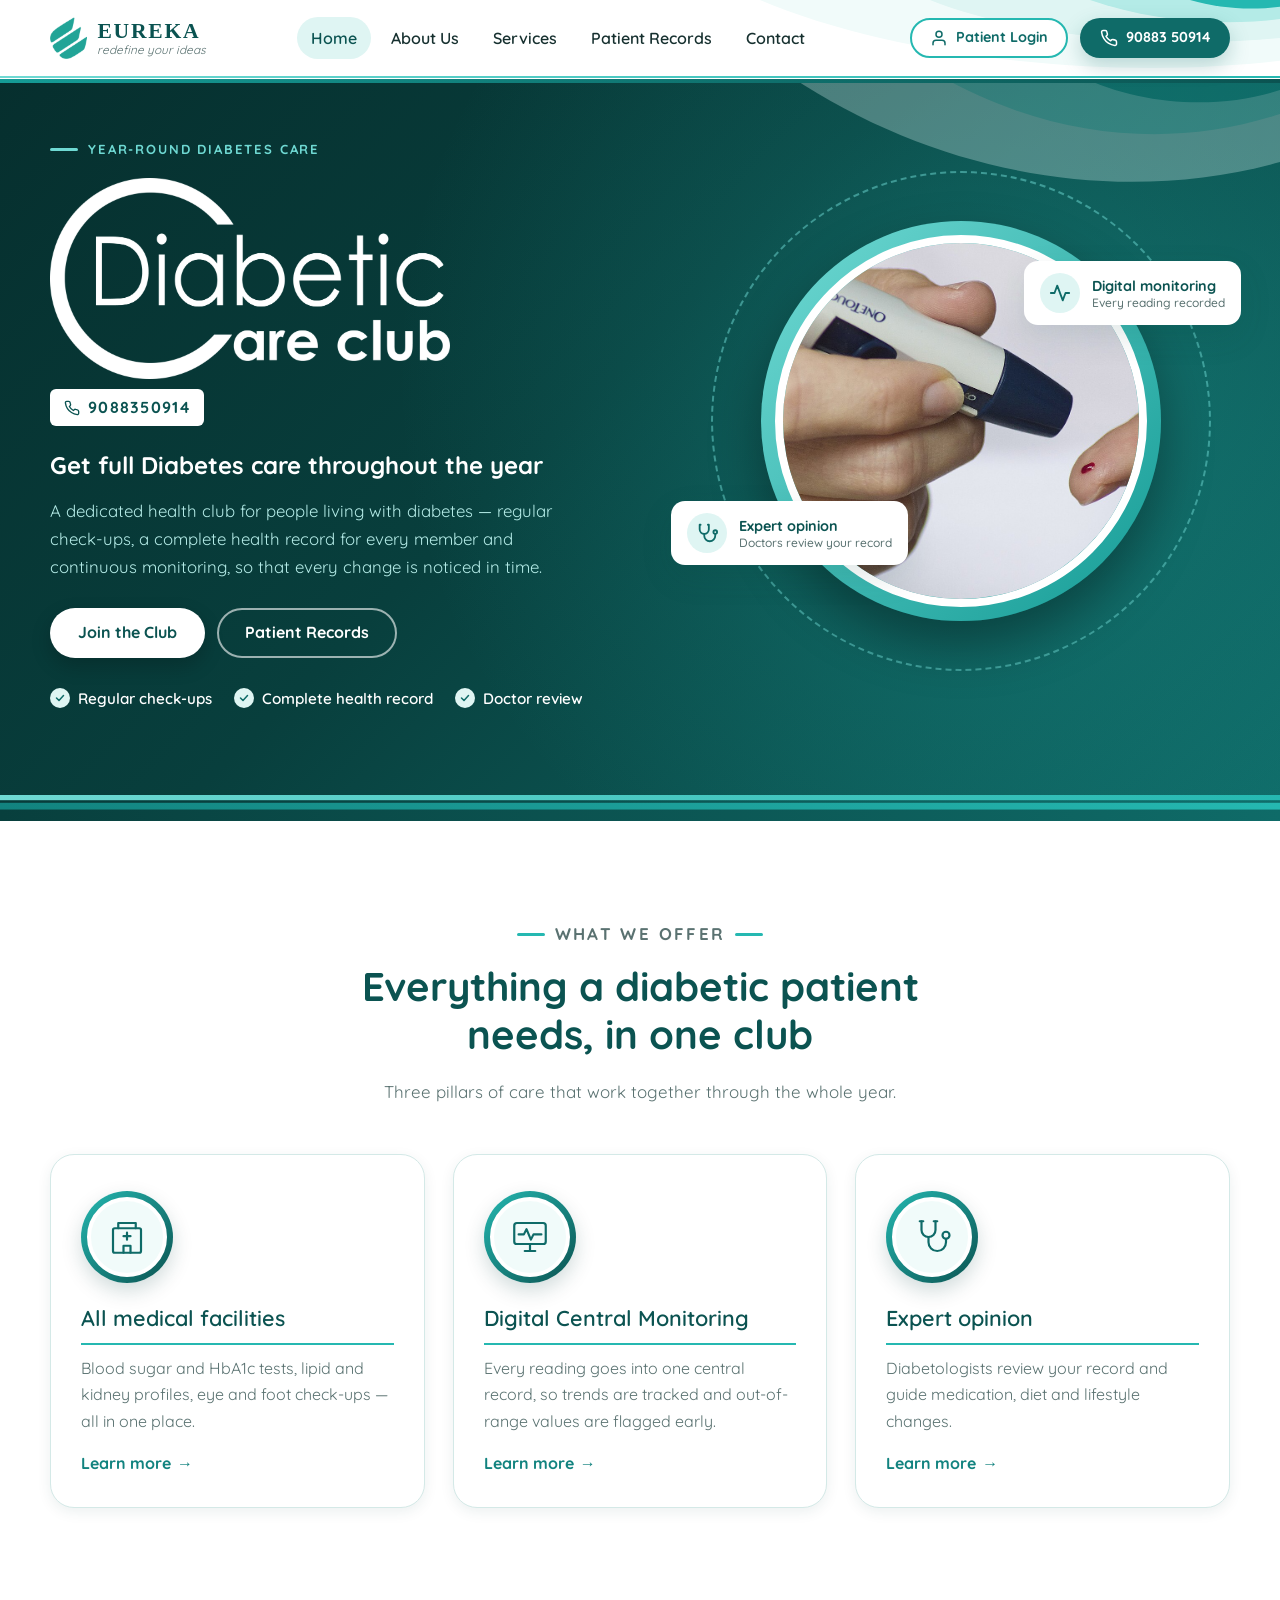
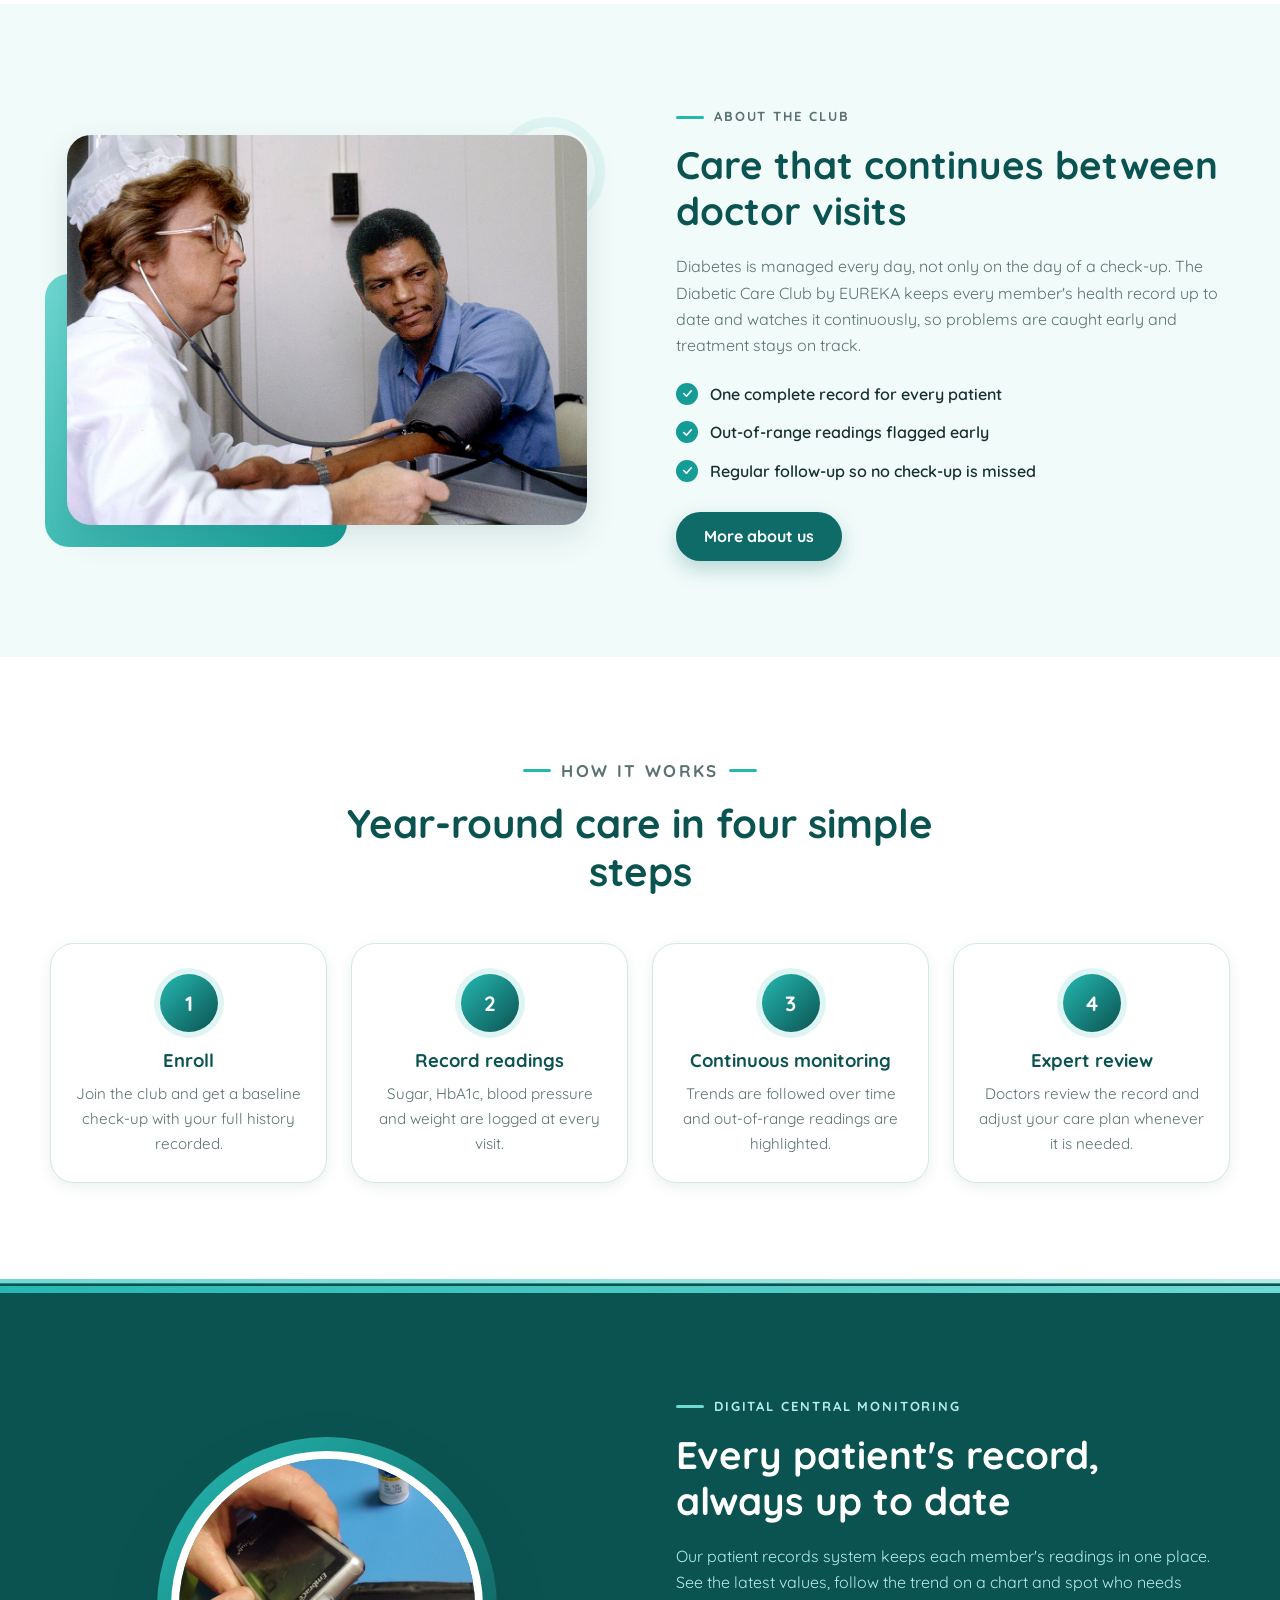
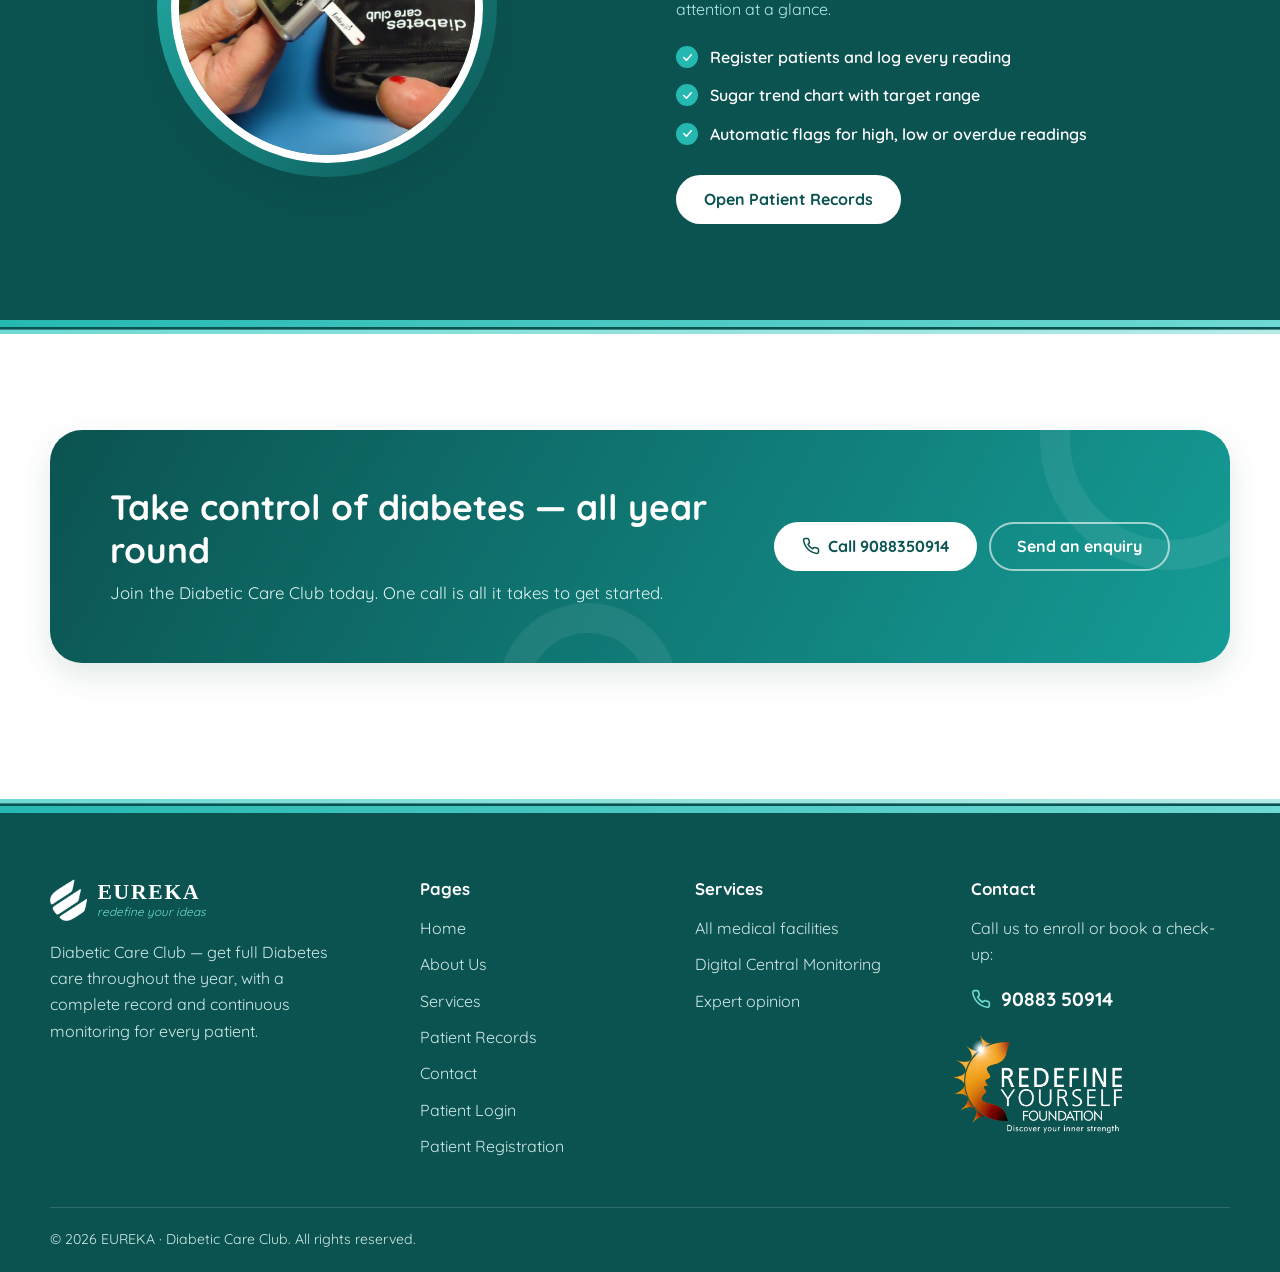
<file: index.html>
<!DOCTYPE html>
<html lang="en">
<head>
  <meta charset="UTF-8">
  <meta name="viewport" content="width=device-width, initial-scale=1.0">
  <title>Diabetic Care Club | EUREKA</title>
  <meta name="description" content="Diabetic Care Club by EUREKA — full diabetes care throughout the year with complete patient records and continuous monitoring.">
  <link rel="preconnect" href="https://fonts.googleapis.com">
  <link rel="preconnect" href="https://fonts.gstatic.com" crossorigin>
  <link href="https://fonts.googleapis.com/css2?family=Quicksand:wght@400;500;600;700&display=swap" rel="stylesheet">
  <link rel="icon" type="image/png" href="images/favicon.png">
  <link rel="stylesheet" href="css/style.css">
</head>
<body>

  <!-- ================= Header ================= -->
  <header class="site-header">
    <svg class="header-swoosh" viewBox="0 0 560 80" preserveAspectRatio="none" aria-hidden="true">
      <path d="M40 0 C170 58 380 86 560 64 L560 0 Z" fill="#f1fbfa" />
      <path d="M210 0 C300 38 440 52 560 40 L560 0 Z" fill="#dff5f3" />
      <path d="M370 0 C430 22 500 28 560 20 L560 0 Z" fill="#b4ebe7" />
      <path d="M470 0 C500 9 530 11 560 7 L560 0 Z" fill="#25b8b1" />
    </svg>
    <div class="container header-inner">
      <a href="index.html" class="brand" aria-label="EUREKA — home">
        <img class="brand-mark" src="images/logo.png" alt="" width="232" height="260">
        <span class="brand-text">
          <strong>EUREKA</strong>
          <em>redefine your ideas</em>
        </span>
      </a>

      <nav class="site-nav" id="siteNav" aria-label="Main">
        <ul>
          <li><a href="index.html" class="active" aria-current="page">Home</a></li>
          <li><a href="about.html">About Us</a></li>
          <li><a href="services.html">Services</a></li>
          <li><a href="records.html">Patient Records</a></li>
          <li><a href="contact.html">Contact</a></li>
        </ul>
      </nav>

      <div class="header-actions">
        <a href="login.html" class="btn btn-outline btn-sm btn-login" id="loginBtn">
          <svg viewBox="0 0 24 24" aria-hidden="true"><path d="M20 21v-2a4 4 0 0 0-4-4H8a4 4 0 0 0-4 4v2"/><circle cx="12" cy="7" r="4"/></svg>
          <span class="login-text">Patient Login</span>
        </a>
        <a href="tel:+919088350914" class="btn btn-primary btn-sm btn-call">
          <svg viewBox="0 0 24 24" aria-hidden="true"><path d="M22 16.9v3a2 2 0 0 1-2.2 2 19.8 19.8 0 0 1-8.6-3.1 19.5 19.5 0 0 1-6-6A19.8 19.8 0 0 1 2.1 4.2 2 2 0 0 1 4.1 2h3a2 2 0 0 1 2 1.7c.1.9.4 1.8.7 2.7a2 2 0 0 1-.5 2.1L8 9.8a16 16 0 0 0 6 6l1.3-1.3a2 2 0 0 1 2.1-.4c.9.3 1.8.6 2.7.7a2 2 0 0 1 1.7 2z"/></svg>
          <span class="btn-call-text">90883 50914</span>
        </a>
        <button class="nav-toggle" id="navToggle" aria-label="Open menu" aria-expanded="false" aria-controls="siteNav">
          <span></span><span></span><span></span>
        </button>
      </div>
    </div>
    <div class="header-stripe" aria-hidden="true"></div>
  </header>

  <main>
    <!-- Hero -->
    <section class="hero">
      <svg class="hero-swoosh" viewBox="0 0 640 320" preserveAspectRatio="none" aria-hidden="true">
      <path d="M150 0 C300 100 480 130 640 86 L640 0 Z" fill="#dff5f3" />
      <path d="M300 0 C410 62 530 74 640 38 L640 0 Z" fill="#6fd9d3" opacity=".7" />
      <path d="M440 0 C500 30 580 34 640 14 L640 0 Z" fill="#159c96" />
    </svg>
      <div class="container hero-inner">
        <div class="hero-text">
          <p class="eyebrow">Year-round diabetes care</p>
          <h1 class="sr-only">Diabetic Care Club</h1>
          <img class="club-logo" src="images/club-logo-white.png" alt="" width="1200" height="603">
          <a href="tel:+919088350914" class="phone-tag"><svg viewBox="0 0 24 24" aria-hidden="true"><path d="M22 16.9v3a2 2 0 0 1-2.2 2 19.8 19.8 0 0 1-8.6-3.1 19.5 19.5 0 0 1-6-6A19.8 19.8 0 0 1 2.1 4.2 2 2 0 0 1 4.1 2h3a2 2 0 0 1 2 1.7c.1.9.4 1.8.7 2.7a2 2 0 0 1-.5 2.1L8 9.8a16 16 0 0 0 6 6l1.3-1.3a2 2 0 0 1 2.1-.4c.9.3 1.8.6 2.7.7a2 2 0 0 1 1.7 2z"/></svg> 9088350914</a>
          <p class="hero-tagline">Get full Diabetes care throughout the year</p>
          <p class="hero-desc">
            A dedicated health club for people living with diabetes — regular check-ups, a complete
            health record for every member and continuous monitoring, so that every change is noticed in time.
          </p>
          <div class="hero-actions">
            <a href="contact.html" class="btn btn-primary">Join the Club</a>
            <a href="records.html" class="btn btn-outline">Patient Records</a>
          </div>
          <ul class="hero-points">
            <li>Regular check-ups</li>
            <li>Complete health record</li>
            <li>Doctor review</li>
          </ul>
        </div>

        <div class="hero-visual">
          <div class="ring-photo">
            <img src="images/blood-sugar-test.jpg" alt="A finger-prick blood sugar test">
          </div>
          <div class="float-chip chip-b">
            <span class="chip-icon"><svg viewBox="0 0 24 24" aria-hidden="true"><polyline points="22 12 18 12 15 20 9 4 6 12 2 12"/></svg></span>
            <span>Digital monitoring<small>Every reading recorded</small></span>
          </div>
          <div class="float-chip chip-a">
            <span class="chip-icon"><svg viewBox="0 0 24 24" aria-hidden="true"><path d="M5 3H4v5a5 5 0 0 0 10 0V3h-1"/><path d="M9 13v2a6 6 0 0 0 12 0v-2"/><circle cx="21" cy="11" r="2"/></svg></span>
            <span>Expert opinion<small>Doctors review your record</small></span>
          </div>
        </div>
      </div>
      <svg class="hero-waves" viewBox="0 0 1440 30" preserveAspectRatio="none" aria-hidden="true">
      <defs>
        <linearGradient id="hsA" x1="0" x2="1" y1="0" y2="0"><stop offset="0" stop-color="#6fd9d3" /><stop offset="1" stop-color="#25b8b1" /></linearGradient>
        <linearGradient id="hsT" x1="0" x2="1" y1="0" y2="0"><stop offset="0" stop-color="#12837f" /><stop offset="1" stop-color="#25b8b1" /></linearGradient>
        <linearGradient id="hsD" x1="0" x2="1" y1="0" y2="0"><stop offset="0" stop-color="#083f3d" /><stop offset="1" stop-color="#0f6b68" /></linearGradient>
      </defs>
      <rect x="0" y="0" width="1440" height="6" fill="url(#hsA)" />
      <rect x="0" y="9" width="1440" height="8" fill="url(#hsT)" />
      <rect x="0" y="17" width="1440" height="13" fill="url(#hsD)" />
    </svg>
    </section>

    <!-- Services -->
    <section class="section">
      <div class="container">
        <div class="section-head center">
          <p class="eyebrow">What we offer</p>
          <h2>Everything a diabetic patient needs, in one club</h2>
          <p>Three pillars of care that work together through the whole year.</p>
        </div>
        <div class="service-cards">
          <article class="service-card">
            <div class="icon-ring"><span class="icon"><svg viewBox="0 0 48 48" aria-hidden="true"><path d="M14 14V8h20v6"/><rect x="8" y="14" width="32" height="28" rx="2"/><path d="M20 42v-8h8v8"/><path d="M24 19v8M20 23h8"/></svg></span></div>
            <h3>All medical facilities</h3>
            <p>Blood sugar and HbA1c tests, lipid and kidney profiles, eye and foot check-ups — all in one place.</p>
            <a href="services.html#facilities" class="link-arrow">Learn more</a>
          </article>
          <article class="service-card">
            <div class="icon-ring"><span class="icon"><svg viewBox="0 0 48 48" aria-hidden="true"><rect x="6" y="8" width="36" height="24" rx="3"/><path d="M18 40h12M24 32v8"/><polyline points="11,21 17,21 20,15 25,27 28,21 37,21"/></svg></span></div>
            <h3>Digital Central Monitoring</h3>
            <p>Every reading goes into one central record, so trends are tracked and out-of-range values are flagged early.</p>
            <a href="services.html#monitoring" class="link-arrow">Learn more</a>
          </article>
          <article class="service-card">
            <div class="icon-ring"><span class="icon"><svg viewBox="0 0 48 48" aria-hidden="true"><path d="M10 6h4M26 6h4"/><path d="M12 6v10a8 8 0 0 0 16 0V6"/><path d="M20 24v6a10 10 0 0 0 20 0v-4"/><circle cx="40" cy="22" r="4"/></svg></span></div>
            <h3>Expert opinion</h3>
            <p>Diabetologists review your record and guide medication, diet and lifestyle changes.</p>
            <a href="services.html#expert" class="link-arrow">Learn more</a>
          </article>
        </div>
      </div>
    </section>

    <!-- About teaser -->
    <section class="section section-alt">
      <div class="container split">
        <div class="split-media">
          <div class="photo-frame">
            <img src="images/health-checkup.jpg" alt="A health worker checking a patient's blood pressure">
          </div>
        </div>
        <div class="split-text">
          <p class="eyebrow">About the club</p>
          <h2>Care that continues between doctor visits</h2>
          <p>
            Diabetes is managed every day, not only on the day of a check-up. The Diabetic Care Club by
            EUREKA keeps every member's health record up to date and watches it continuously, so problems
            are caught early and treatment stays on track.
          </p>
          <ul class="checklist">
            <li>One complete record for every patient</li>
            <li>Out-of-range readings flagged early</li>
            <li>Regular follow-up so no check-up is missed</li>
          </ul>
          <a href="about.html" class="btn btn-primary">More about us</a>
        </div>
      </div>
    </section>

    <!-- How it works -->
    <section class="section">
      <div class="container">
        <div class="section-head center">
          <p class="eyebrow">How it works</p>
          <h2>Year-round care in four simple steps</h2>
        </div>
        <ol class="steps">
          <li class="step">
            <span class="step-no">1</span>
            <h3>Enroll</h3>
            <p>Join the club and get a baseline check-up with your full history recorded.</p>
          </li>
          <li class="step">
            <span class="step-no">2</span>
            <h3>Record readings</h3>
            <p>Sugar, HbA1c, blood pressure and weight are logged at every visit.</p>
          </li>
          <li class="step">
            <span class="step-no">3</span>
            <h3>Continuous monitoring</h3>
            <p>Trends are followed over time and out-of-range readings are highlighted.</p>
          </li>
          <li class="step">
            <span class="step-no">4</span>
            <h3>Expert review</h3>
            <p>Doctors review the record and adjust your care plan whenever it is needed.</p>
          </li>
        </ol>
      </div>
    </section>

    <!-- Monitoring band -->
    <section class="band-dark">
      <svg class="band-wave-top" viewBox="0 0 1440 16" preserveAspectRatio="none" aria-hidden="true">
      <defs>
        <linearGradient id="btA" x1="0" x2="1" y1="0" y2="0"><stop offset="0" stop-color="#6fd9d3" /><stop offset="1" stop-color="#b4ebe7" /></linearGradient>
        <linearGradient id="btT" x1="0" x2="1" y1="0" y2="0"><stop offset="0" stop-color="#25b8b1" /><stop offset="1" stop-color="#6fd9d3" /></linearGradient>
      </defs>
      <rect x="0" y="0" width="1440" height="5" fill="url(#btA)" />
      <rect x="0" y="8" width="1440" height="8" fill="url(#btT)" />
    </svg>
      <div class="container split">
        <div class="split-media">
          <div class="ring-photo sm">
            <img src="images/glucometer.jpg" alt="Blood sugar being checked with a glucometer">
          </div>
        </div>
        <div class="split-text">
          <p class="eyebrow">Digital Central Monitoring</p>
          <h2>Every patient's record, always up to date</h2>
          <p>
            Our patient records system keeps each member's readings in one place. See the latest values,
            follow the trend on a chart and spot who needs attention at a glance.
          </p>
          <ul class="checklist">
            <li>Register patients and log every reading</li>
            <li>Sugar trend chart with target range</li>
            <li>Automatic flags for high, low or overdue readings</li>
          </ul>
          <a href="records.html" class="btn btn-light">Open Patient Records</a>
        </div>
      </div>
      <svg class="band-wave-bottom" viewBox="0 0 1440 16" preserveAspectRatio="none" aria-hidden="true">
      <defs>
        <linearGradient id="bbA" x1="0" x2="1" y1="0" y2="0"><stop offset="0" stop-color="#6fd9d3" /><stop offset="1" stop-color="#b4ebe7" /></linearGradient>
        <linearGradient id="bbT" x1="0" x2="1" y1="0" y2="0"><stop offset="0" stop-color="#25b8b1" /><stop offset="1" stop-color="#6fd9d3" /></linearGradient>
      </defs>
      <rect x="0" y="0" width="1440" height="8" fill="url(#bbT)" />
      <rect x="0" y="11" width="1440" height="5" fill="url(#bbA)" />
    </svg>
    </section>

    <section class="section">
      <div class="container">
        <div class="cta-band">
          <div>
            <h2>Take control of diabetes — all year round</h2>
            <p>Join the Diabetic Care Club today. One call is all it takes to get started.</p>
          </div>
          <div class="cta-actions">
            <a href="tel:+919088350914" class="btn btn-light"><svg viewBox="0 0 24 24" aria-hidden="true"><path d="M22 16.9v3a2 2 0 0 1-2.2 2 19.8 19.8 0 0 1-8.6-3.1 19.5 19.5 0 0 1-6-6A19.8 19.8 0 0 1 2.1 4.2 2 2 0 0 1 4.1 2h3a2 2 0 0 1 2 1.7c.1.9.4 1.8.7 2.7a2 2 0 0 1-.5 2.1L8 9.8a16 16 0 0 0 6 6l1.3-1.3a2 2 0 0 1 2.1-.4c.9.3 1.8.6 2.7.7a2 2 0 0 1 1.7 2z"/></svg> Call 9088350914</a>
            <a href="contact.html" class="btn btn-ghost-light">Send an enquiry</a>
          </div>
        </div>
      </div>
    </section>
  </main>

  <!-- ================= Footer ================= -->
  <footer class="site-footer">
    <svg class="footer-wave" viewBox="0 0 1440 16" preserveAspectRatio="none" aria-hidden="true">
      <defs>
        <linearGradient id="ftA" x1="0" x2="1" y1="0" y2="0"><stop offset="0" stop-color="#6fd9d3" /><stop offset="1" stop-color="#b4ebe7" /></linearGradient>
        <linearGradient id="ftT" x1="0" x2="1" y1="0" y2="0"><stop offset="0" stop-color="#25b8b1" /><stop offset="1" stop-color="#6fd9d3" /></linearGradient>
      </defs>
      <rect x="0" y="0" width="1440" height="5" fill="url(#ftA)" />
      <rect x="0" y="8" width="1440" height="8" fill="url(#ftT)" />
    </svg>
    <div class="container footer-grid">
      <div>
        <a href="index.html" class="brand brand-light" aria-label="EUREKA — home">
          <img class="brand-mark" src="images/logo-white.png" alt="" width="232" height="260">
          <span class="brand-text">
            <strong>EUREKA</strong>
            <em>redefine your ideas</em>
          </span>
        </a>
        <p class="footer-about">Diabetic Care Club — get full Diabetes care throughout the year, with a complete record and continuous monitoring for every patient.</p>
      </div>
      <div>
        <h4>Pages</h4>
        <ul class="footer-links">
          <li><a href="index.html">Home</a></li>
          <li><a href="about.html">About Us</a></li>
          <li><a href="services.html">Services</a></li>
          <li><a href="records.html">Patient Records</a></li>
          <li><a href="contact.html">Contact</a></li>
          <li><a href="login.html">Patient Login</a></li>
          <li><a href="register.html">Patient Registration</a></li>
        </ul>
      </div>
      <div>
        <h4>Services</h4>
        <ul class="footer-links">
          <li><a href="services.html#facilities">All medical facilities</a></li>
          <li><a href="services.html#monitoring">Digital Central Monitoring</a></li>
          <li><a href="services.html#expert">Expert opinion</a></li>
        </ul>
      </div>
      <div>
        <h4>Contact</h4>
        <p>Call us to enroll or book a check-up:</p>
        <a href="tel:+919088350914" class="footer-phone"><svg viewBox="0 0 24 24" aria-hidden="true"><path d="M22 16.9v3a2 2 0 0 1-2.2 2 19.8 19.8 0 0 1-8.6-3.1 19.5 19.5 0 0 1-6-6A19.8 19.8 0 0 1 2.1 4.2 2 2 0 0 1 4.1 2h3a2 2 0 0 1 2 1.7c.1.9.4 1.8.7 2.7a2 2 0 0 1-.5 2.1L8 9.8a16 16 0 0 0 6 6l1.3-1.3a2 2 0 0 1 2.1-.4c.9.3 1.8.6 2.7.7a2 2 0 0 1 1.7 2z"/></svg> 90883 50914</a>
        <img class="footer-partner" src="images/redefine-yourself-logo.png" alt="Redefine Yourself Foundation — Discover your inner strength" width="600" height="347" loading="lazy">
      </div>
    </div>
    <div class="container footer-bottom">
      <p>&copy; <span id="year"></span> EUREKA · Diabetic Care Club. All rights reserved.</p>
    </div>
  </footer>

  <script src="js/main.js"></script>
</body>
</html>
</file>
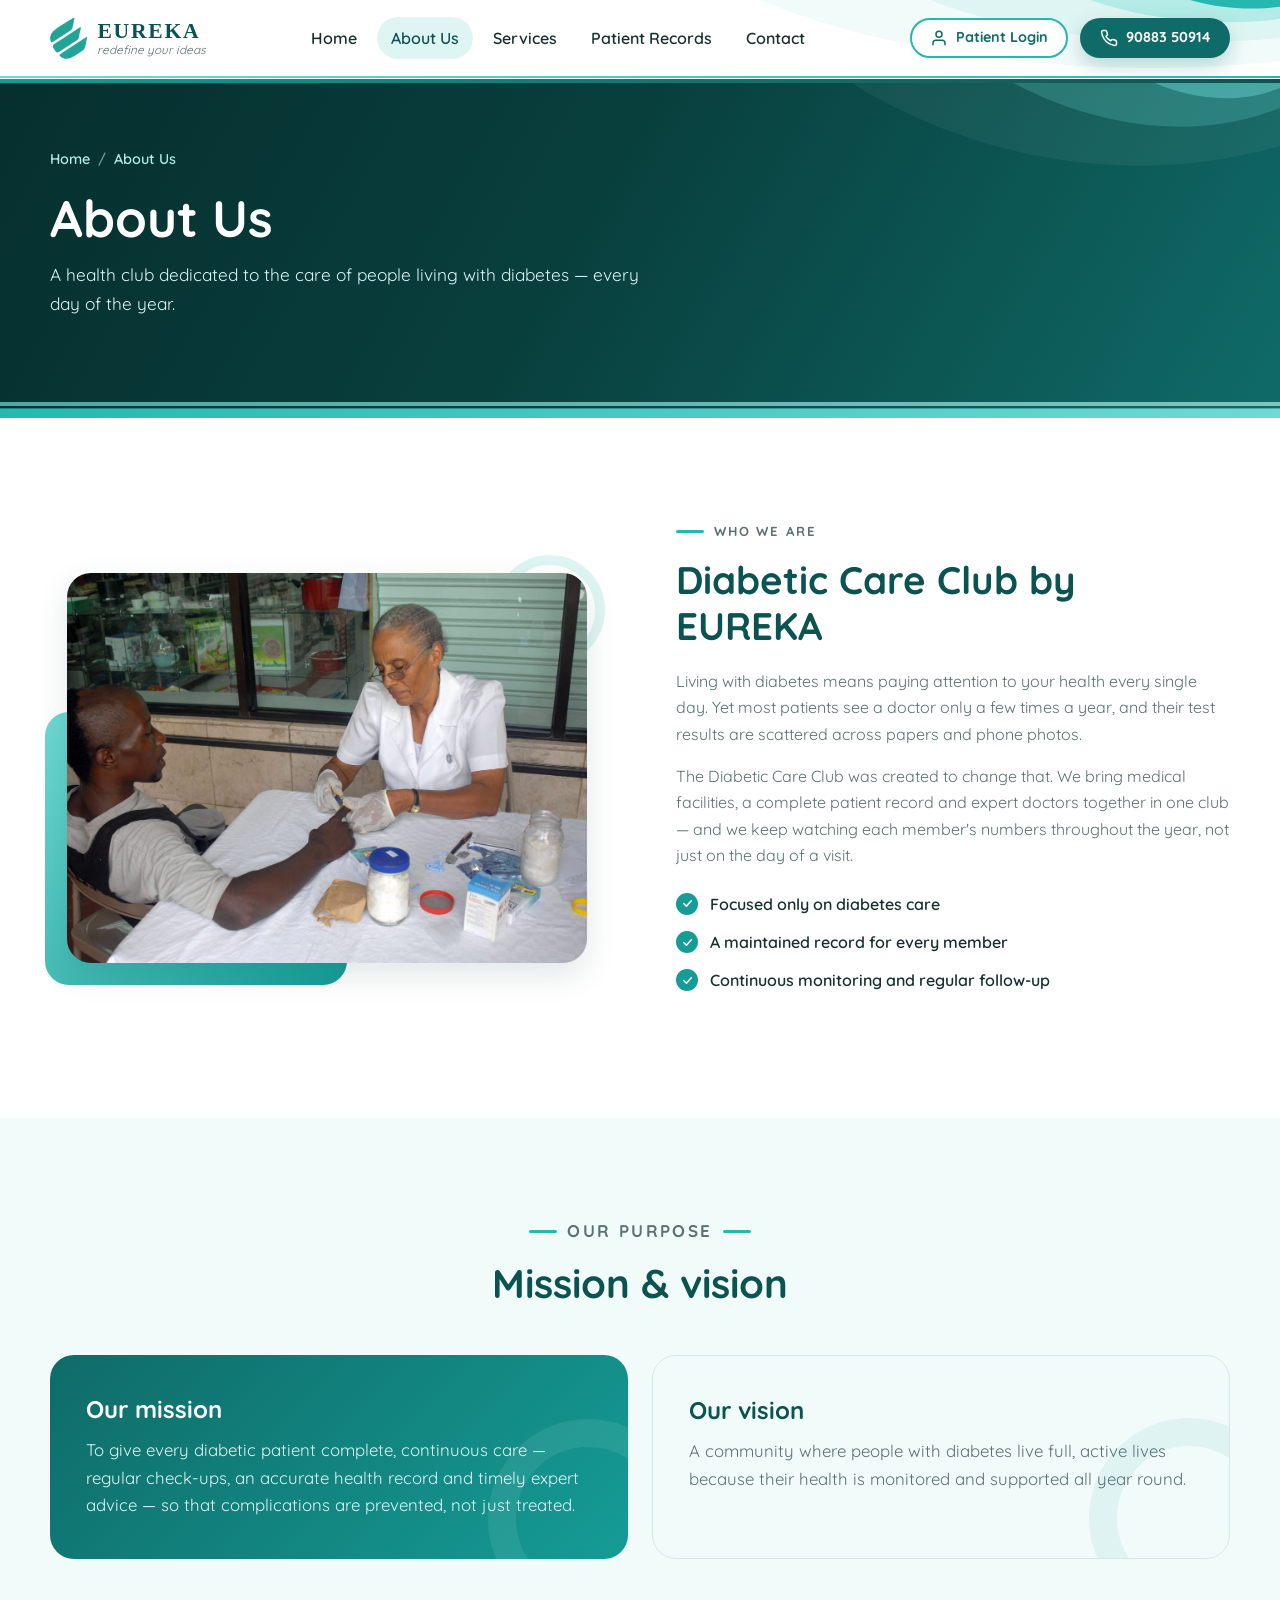
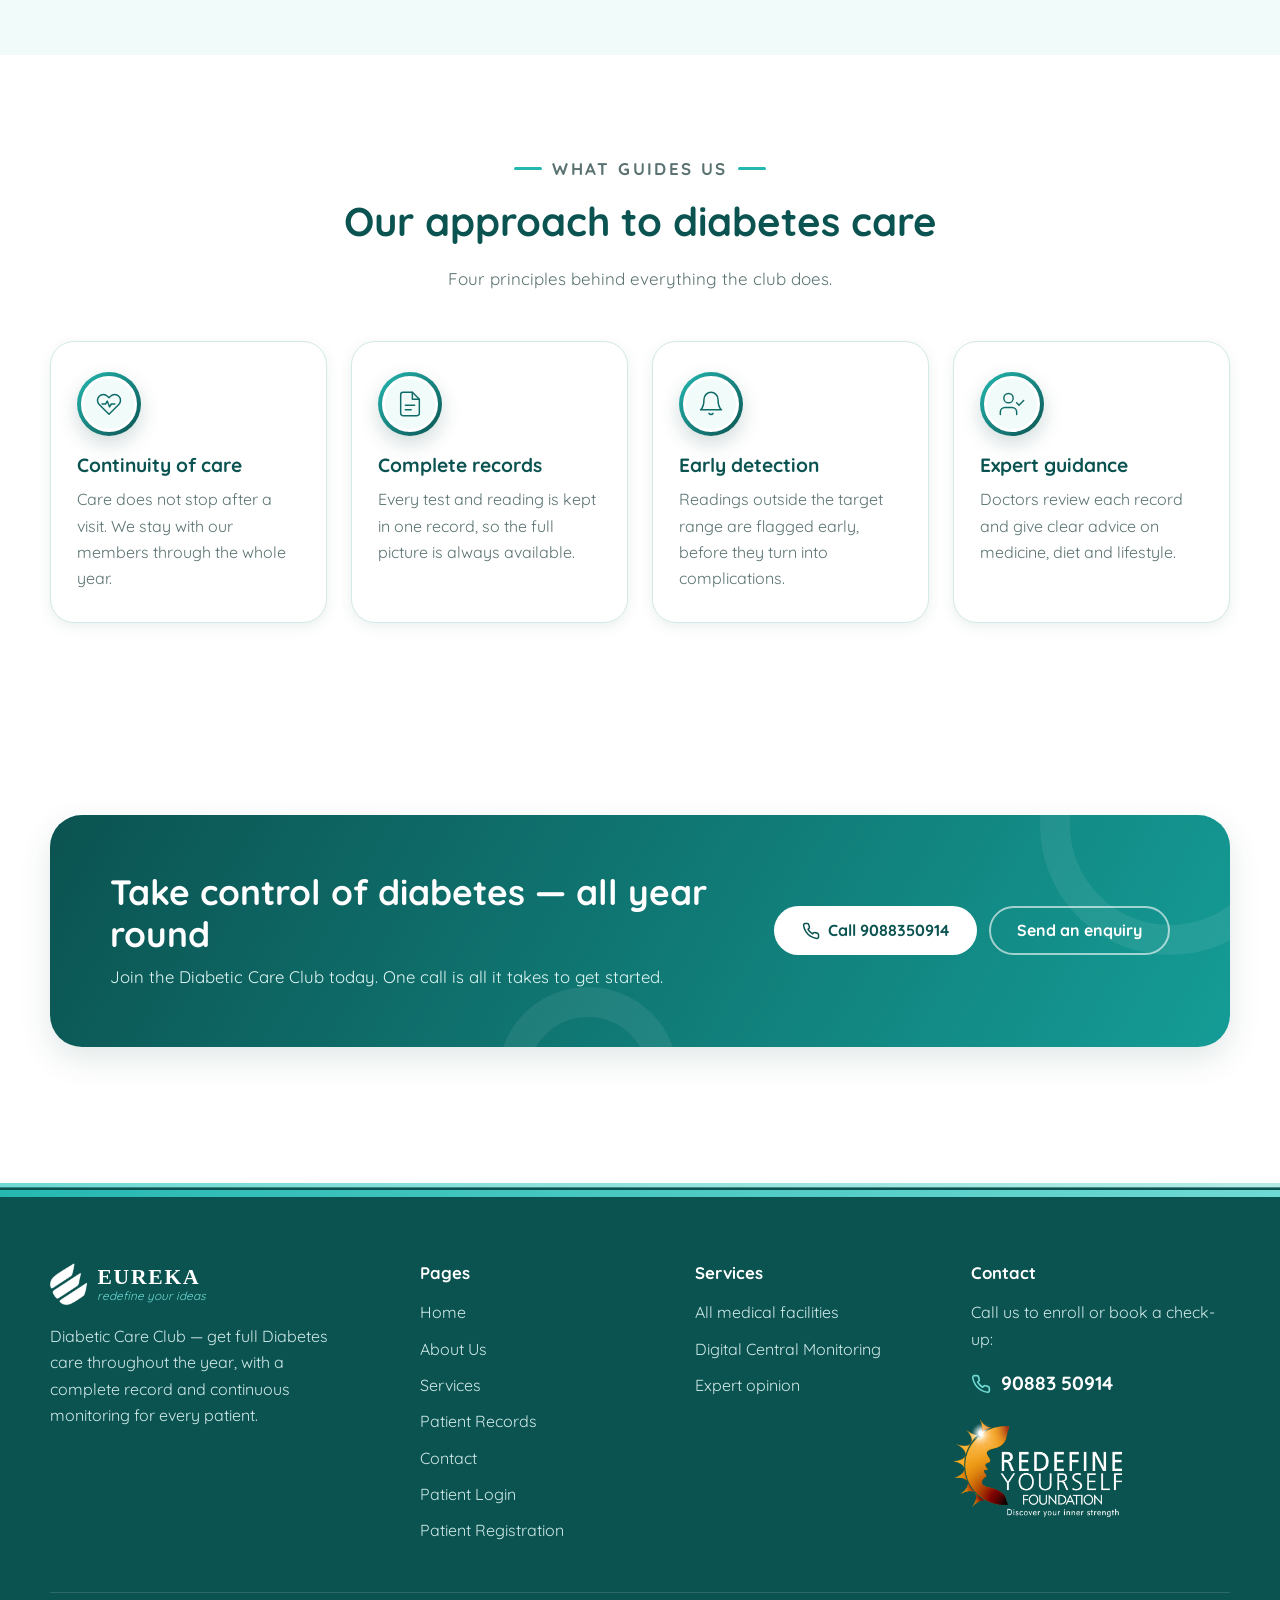
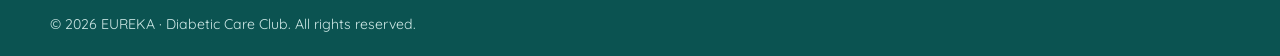
<file: about.html>
<!DOCTYPE html>
<html lang="en">
<head>
  <meta charset="UTF-8">
  <meta name="viewport" content="width=device-width, initial-scale=1.0">
  <title>About Us | Diabetic Care Club | EUREKA</title>
  <meta name="description" content="About the Diabetic Care Club by EUREKA — a health club dedicated to the care and continuous monitoring of people living with diabetes.">
  <link rel="preconnect" href="https://fonts.googleapis.com">
  <link rel="preconnect" href="https://fonts.gstatic.com" crossorigin>
  <link href="https://fonts.googleapis.com/css2?family=Quicksand:wght@400;500;600;700&display=swap" rel="stylesheet">
  <link rel="icon" type="image/png" href="images/favicon.png">
  <link rel="stylesheet" href="css/style.css">
</head>
<body>

  <!-- ================= Header ================= -->
  <header class="site-header">
    <svg class="header-swoosh" viewBox="0 0 560 80" preserveAspectRatio="none" aria-hidden="true">
      <path d="M40 0 C170 58 380 86 560 64 L560 0 Z" fill="#f1fbfa" />
      <path d="M210 0 C300 38 440 52 560 40 L560 0 Z" fill="#dff5f3" />
      <path d="M370 0 C430 22 500 28 560 20 L560 0 Z" fill="#b4ebe7" />
      <path d="M470 0 C500 9 530 11 560 7 L560 0 Z" fill="#25b8b1" />
    </svg>
    <div class="container header-inner">
      <a href="index.html" class="brand" aria-label="EUREKA — home">
        <img class="brand-mark" src="images/logo.png" alt="" width="232" height="260">
        <span class="brand-text">
          <strong>EUREKA</strong>
          <em>redefine your ideas</em>
        </span>
      </a>

      <nav class="site-nav" id="siteNav" aria-label="Main">
        <ul>
          <li><a href="index.html">Home</a></li>
          <li><a href="about.html" class="active" aria-current="page">About Us</a></li>
          <li><a href="services.html">Services</a></li>
          <li><a href="records.html">Patient Records</a></li>
          <li><a href="contact.html">Contact</a></li>
        </ul>
      </nav>

      <div class="header-actions">
        <a href="login.html" class="btn btn-outline btn-sm btn-login" id="loginBtn">
          <svg viewBox="0 0 24 24" aria-hidden="true"><path d="M20 21v-2a4 4 0 0 0-4-4H8a4 4 0 0 0-4 4v2"/><circle cx="12" cy="7" r="4"/></svg>
          <span class="login-text">Patient Login</span>
        </a>
        <a href="tel:+919088350914" class="btn btn-primary btn-sm btn-call">
          <svg viewBox="0 0 24 24" aria-hidden="true"><path d="M22 16.9v3a2 2 0 0 1-2.2 2 19.8 19.8 0 0 1-8.6-3.1 19.5 19.5 0 0 1-6-6A19.8 19.8 0 0 1 2.1 4.2 2 2 0 0 1 4.1 2h3a2 2 0 0 1 2 1.7c.1.9.4 1.8.7 2.7a2 2 0 0 1-.5 2.1L8 9.8a16 16 0 0 0 6 6l1.3-1.3a2 2 0 0 1 2.1-.4c.9.3 1.8.6 2.7.7a2 2 0 0 1 1.7 2z"/></svg>
          <span class="btn-call-text">90883 50914</span>
        </a>
        <button class="nav-toggle" id="navToggle" aria-label="Open menu" aria-expanded="false" aria-controls="siteNav">
          <span></span><span></span><span></span>
        </button>
      </div>
    </div>
    <div class="header-stripe" aria-hidden="true"></div>
  </header>

  <main>
    <section class="page-banner">
      <svg class="banner-swoosh" viewBox="0 0 560 260" preserveAspectRatio="none" aria-hidden="true">
      <path d="M120 0 C260 90 420 110 560 70 L560 0 Z" fill="#ffffff" opacity=".06" />
      <path d="M280 0 C380 56 480 64 560 32 L560 0 Z" fill="#6fd9d3" opacity=".25" />
      <path d="M420 0 C470 26 520 28 560 12 L560 0 Z" fill="#6fd9d3" opacity=".5" />
    </svg>
      <div class="container">
        <ol class="breadcrumb">
          <li><a href="index.html">Home</a></li>
          <li aria-current="page">About Us</li>
        </ol>
        <h1>About Us</h1>
        <p>A health club dedicated to the care of people living with diabetes — every day of the year.</p>
      </div>
      <svg class="banner-waves" viewBox="0 0 1440 20" preserveAspectRatio="none" aria-hidden="true">
      <defs>
        <linearGradient id="bsA" x1="0" x2="1" y1="0" y2="0"><stop offset="0" stop-color="#6fd9d3" /><stop offset="1" stop-color="#b4ebe7" /></linearGradient>
        <linearGradient id="bsT" x1="0" x2="1" y1="0" y2="0"><stop offset="0" stop-color="#25b8b1" /><stop offset="1" stop-color="#6fd9d3" /></linearGradient>
      </defs>
      <rect x="0" y="0" width="1440" height="5" fill="url(#bsA)" opacity=".7" />
      <rect x="0" y="8" width="1440" height="12" fill="url(#bsT)" />
    </svg>
    </section>

    <section class="section">
      <div class="container split">
        <div class="split-media">
          <div class="photo-frame">
            <img src="images/sugar-screening.jpg" alt="A nurse checking a patient's blood sugar level">
          </div>
        </div>
        <div class="split-text">
          <p class="eyebrow">Who we are</p>
          <h2>Diabetic Care Club by EUREKA</h2>
          <p>
            Living with diabetes means paying attention to your health every single day. Yet most
            patients see a doctor only a few times a year, and their test results are scattered across
            papers and phone photos.
          </p>
          <p>
            The Diabetic Care Club was created to change that. We bring medical facilities, a complete
            patient record and expert doctors together in one club — and we keep watching each member's
            numbers throughout the year, not just on the day of a visit.
          </p>
          <ul class="checklist">
            <li>Focused only on diabetes care</li>
            <li>A maintained record for every member</li>
            <li>Continuous monitoring and regular follow-up</li>
          </ul>
        </div>
      </div>
    </section>

    <section class="section section-alt">
      <div class="container">
        <div class="section-head center">
          <p class="eyebrow">Our purpose</p>
          <h2>Mission &amp; vision</h2>
        </div>
        <div class="card-grid two">
          <div class="mv-card">
            <h3>Our mission</h3>
            <p>
              To give every diabetic patient complete, continuous care — regular check-ups, an accurate
              health record and timely expert advice — so that complications are prevented, not just treated.
            </p>
          </div>
          <div class="mv-card light">
            <h3>Our vision</h3>
            <p>
              A community where people with diabetes live full, active lives because their health is
              monitored and supported all year round.
            </p>
          </div>
        </div>
      </div>
    </section>

    <section class="section">
      <div class="container">
        <div class="section-head center">
          <p class="eyebrow">What guides us</p>
          <h2>Our approach to diabetes care</h2>
          <p>Four principles behind everything the club does.</p>
        </div>
        <div class="card-grid">
          <div class="info-card">
            <div class="icon-ring sm"><span class="icon"><svg viewBox="0 0 48 48" aria-hidden="true"><path d="M40.8 10.6a10 10 0 0 0-14.2 0L24 13.2l-2.6-2.6a10 10 0 1 0-14.2 14.2L24 41.6l16.8-16.8a10 10 0 0 0 0-14.2z"/><polyline points="12,24 18,24 21,19 25,29 28,24 34,24"/></svg></span></div>
            <h3>Continuity of care</h3>
            <p>Care does not stop after a visit. We stay with our members through the whole year.</p>
          </div>
          <div class="info-card">
            <div class="icon-ring sm"><span class="icon"><svg viewBox="0 0 48 48" aria-hidden="true"><path d="M28 4H12a4 4 0 0 0-4 4v32a4 4 0 0 0 4 4h24a4 4 0 0 0 4-4V16z"/><path d="M28 4v12h12M16 26h16M16 34h10"/></svg></span></div>
            <h3>Complete records</h3>
            <p>Every test and reading is kept in one record, so the full picture is always available.</p>
          </div>
          <div class="info-card">
            <div class="icon-ring sm"><span class="icon"><svg viewBox="0 0 48 48" aria-hidden="true"><path d="M36 16a12 12 0 0 0-24 0c0 14-6 18-6 18h36s-6-4-6-18"/><path d="M27.5 40a4 4 0 0 1-7 0"/></svg></span></div>
            <h3>Early detection</h3>
            <p>Readings outside the target range are flagged early, before they turn into complications.</p>
          </div>
          <div class="info-card">
            <div class="icon-ring sm"><span class="icon"><svg viewBox="0 0 48 48" aria-hidden="true"><circle cx="18" cy="14" r="8"/><path d="M4 42v-4a8 8 0 0 1 8-8h12a8 8 0 0 1 8 8v4"/><path d="M32 22l4 4 8-8"/></svg></span></div>
            <h3>Expert guidance</h3>
            <p>Doctors review each record and give clear advice on medicine, diet and lifestyle.</p>
          </div>
        </div>
      </div>
    </section>

    <section class="section">
      <div class="container">
        <div class="cta-band">
          <div>
            <h2>Take control of diabetes — all year round</h2>
            <p>Join the Diabetic Care Club today. One call is all it takes to get started.</p>
          </div>
          <div class="cta-actions">
            <a href="tel:+919088350914" class="btn btn-light"><svg viewBox="0 0 24 24" aria-hidden="true"><path d="M22 16.9v3a2 2 0 0 1-2.2 2 19.8 19.8 0 0 1-8.6-3.1 19.5 19.5 0 0 1-6-6A19.8 19.8 0 0 1 2.1 4.2 2 2 0 0 1 4.1 2h3a2 2 0 0 1 2 1.7c.1.9.4 1.8.7 2.7a2 2 0 0 1-.5 2.1L8 9.8a16 16 0 0 0 6 6l1.3-1.3a2 2 0 0 1 2.1-.4c.9.3 1.8.6 2.7.7a2 2 0 0 1 1.7 2z"/></svg> Call 9088350914</a>
            <a href="contact.html" class="btn btn-ghost-light">Send an enquiry</a>
          </div>
        </div>
      </div>
    </section>
  </main>

  <!-- ================= Footer ================= -->
  <footer class="site-footer">
    <svg class="footer-wave" viewBox="0 0 1440 16" preserveAspectRatio="none" aria-hidden="true">
      <defs>
        <linearGradient id="ftA" x1="0" x2="1" y1="0" y2="0"><stop offset="0" stop-color="#6fd9d3" /><stop offset="1" stop-color="#b4ebe7" /></linearGradient>
        <linearGradient id="ftT" x1="0" x2="1" y1="0" y2="0"><stop offset="0" stop-color="#25b8b1" /><stop offset="1" stop-color="#6fd9d3" /></linearGradient>
      </defs>
      <rect x="0" y="0" width="1440" height="5" fill="url(#ftA)" />
      <rect x="0" y="8" width="1440" height="8" fill="url(#ftT)" />
    </svg>
    <div class="container footer-grid">
      <div>
        <a href="index.html" class="brand brand-light" aria-label="EUREKA — home">
          <img class="brand-mark" src="images/logo-white.png" alt="" width="232" height="260">
          <span class="brand-text">
            <strong>EUREKA</strong>
            <em>redefine your ideas</em>
          </span>
        </a>
        <p class="footer-about">Diabetic Care Club — get full Diabetes care throughout the year, with a complete record and continuous monitoring for every patient.</p>
      </div>
      <div>
        <h4>Pages</h4>
        <ul class="footer-links">
          <li><a href="index.html">Home</a></li>
          <li><a href="about.html">About Us</a></li>
          <li><a href="services.html">Services</a></li>
          <li><a href="records.html">Patient Records</a></li>
          <li><a href="contact.html">Contact</a></li>
          <li><a href="login.html">Patient Login</a></li>
          <li><a href="register.html">Patient Registration</a></li>
        </ul>
      </div>
      <div>
        <h4>Services</h4>
        <ul class="footer-links">
          <li><a href="services.html#facilities">All medical facilities</a></li>
          <li><a href="services.html#monitoring">Digital Central Monitoring</a></li>
          <li><a href="services.html#expert">Expert opinion</a></li>
        </ul>
      </div>
      <div>
        <h4>Contact</h4>
        <p>Call us to enroll or book a check-up:</p>
        <a href="tel:+919088350914" class="footer-phone"><svg viewBox="0 0 24 24" aria-hidden="true"><path d="M22 16.9v3a2 2 0 0 1-2.2 2 19.8 19.8 0 0 1-8.6-3.1 19.5 19.5 0 0 1-6-6A19.8 19.8 0 0 1 2.1 4.2 2 2 0 0 1 4.1 2h3a2 2 0 0 1 2 1.7c.1.9.4 1.8.7 2.7a2 2 0 0 1-.5 2.1L8 9.8a16 16 0 0 0 6 6l1.3-1.3a2 2 0 0 1 2.1-.4c.9.3 1.8.6 2.7.7a2 2 0 0 1 1.7 2z"/></svg> 90883 50914</a>
        <img class="footer-partner" src="images/redefine-yourself-logo.png" alt="Redefine Yourself Foundation — Discover your inner strength" width="600" height="347" loading="lazy">
      </div>
    </div>
    <div class="container footer-bottom">
      <p>&copy; <span id="year"></span> EUREKA · Diabetic Care Club. All rights reserved.</p>
    </div>
  </footer>

  <script src="js/main.js"></script>
</body>
</html>
</file>
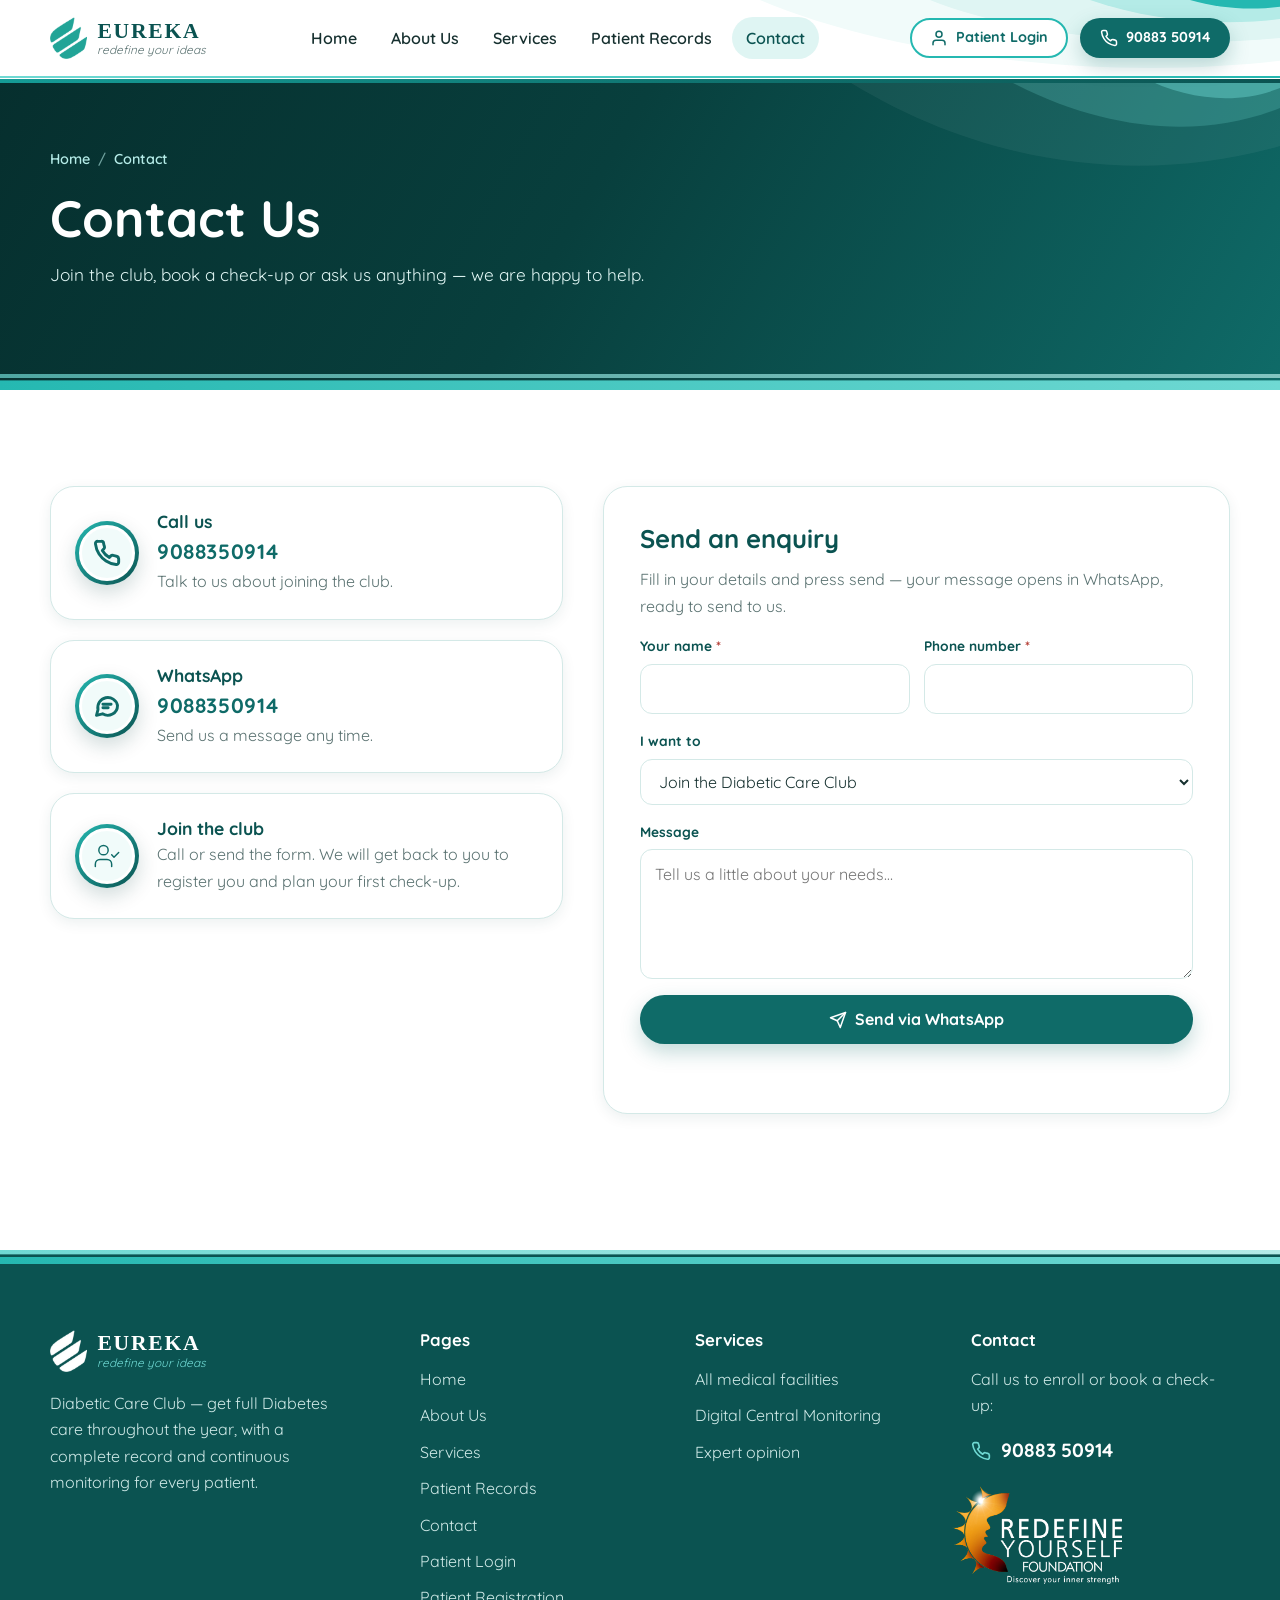
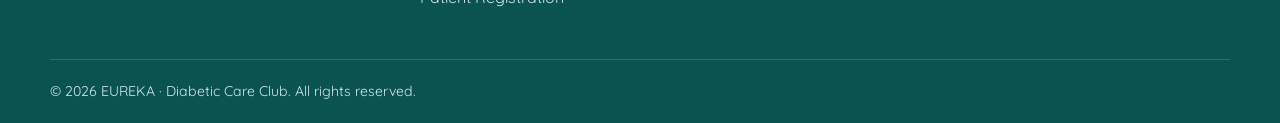
<file: contact.html>
<!DOCTYPE html>
<html lang="en">
<head>
  <meta charset="UTF-8">
  <meta name="viewport" content="width=device-width, initial-scale=1.0">
  <title>Contact | Diabetic Care Club | EUREKA</title>
  <meta name="description" content="Contact the Diabetic Care Club by EUREKA to join the club or book a check-up. Call 9088350914.">
  <link rel="preconnect" href="https://fonts.googleapis.com">
  <link rel="preconnect" href="https://fonts.gstatic.com" crossorigin>
  <link href="https://fonts.googleapis.com/css2?family=Quicksand:wght@400;500;600;700&display=swap" rel="stylesheet">
  <link rel="icon" type="image/png" href="images/favicon.png">
  <link rel="stylesheet" href="css/style.css">
</head>
<body>

  <!-- ================= Header ================= -->
  <header class="site-header">
    <svg class="header-swoosh" viewBox="0 0 560 80" preserveAspectRatio="none" aria-hidden="true">
      <path d="M40 0 C170 58 380 86 560 64 L560 0 Z" fill="#f1fbfa" />
      <path d="M210 0 C300 38 440 52 560 40 L560 0 Z" fill="#dff5f3" />
      <path d="M370 0 C430 22 500 28 560 20 L560 0 Z" fill="#b4ebe7" />
      <path d="M470 0 C500 9 530 11 560 7 L560 0 Z" fill="#25b8b1" />
    </svg>
    <div class="container header-inner">
      <a href="index.html" class="brand" aria-label="EUREKA — home">
        <img class="brand-mark" src="images/logo.png" alt="" width="232" height="260">
        <span class="brand-text">
          <strong>EUREKA</strong>
          <em>redefine your ideas</em>
        </span>
      </a>

      <nav class="site-nav" id="siteNav" aria-label="Main">
        <ul>
          <li><a href="index.html">Home</a></li>
          <li><a href="about.html">About Us</a></li>
          <li><a href="services.html">Services</a></li>
          <li><a href="records.html">Patient Records</a></li>
          <li><a href="contact.html" class="active" aria-current="page">Contact</a></li>
        </ul>
      </nav>

      <div class="header-actions">
        <a href="login.html" class="btn btn-outline btn-sm btn-login" id="loginBtn">
          <svg viewBox="0 0 24 24" aria-hidden="true"><path d="M20 21v-2a4 4 0 0 0-4-4H8a4 4 0 0 0-4 4v2"/><circle cx="12" cy="7" r="4"/></svg>
          <span class="login-text">Patient Login</span>
        </a>
        <a href="tel:+919088350914" class="btn btn-primary btn-sm btn-call">
          <svg viewBox="0 0 24 24" aria-hidden="true"><path d="M22 16.9v3a2 2 0 0 1-2.2 2 19.8 19.8 0 0 1-8.6-3.1 19.5 19.5 0 0 1-6-6A19.8 19.8 0 0 1 2.1 4.2 2 2 0 0 1 4.1 2h3a2 2 0 0 1 2 1.7c.1.9.4 1.8.7 2.7a2 2 0 0 1-.5 2.1L8 9.8a16 16 0 0 0 6 6l1.3-1.3a2 2 0 0 1 2.1-.4c.9.3 1.8.6 2.7.7a2 2 0 0 1 1.7 2z"/></svg>
          <span class="btn-call-text">90883 50914</span>
        </a>
        <button class="nav-toggle" id="navToggle" aria-label="Open menu" aria-expanded="false" aria-controls="siteNav">
          <span></span><span></span><span></span>
        </button>
      </div>
    </div>
    <div class="header-stripe" aria-hidden="true"></div>
  </header>

  <main>
    <section class="page-banner">
      <svg class="banner-swoosh" viewBox="0 0 560 260" preserveAspectRatio="none" aria-hidden="true">
      <path d="M120 0 C260 90 420 110 560 70 L560 0 Z" fill="#ffffff" opacity=".06" />
      <path d="M280 0 C380 56 480 64 560 32 L560 0 Z" fill="#6fd9d3" opacity=".25" />
      <path d="M420 0 C470 26 520 28 560 12 L560 0 Z" fill="#6fd9d3" opacity=".5" />
    </svg>
      <div class="container">
        <ol class="breadcrumb">
          <li><a href="index.html">Home</a></li>
          <li aria-current="page">Contact</li>
        </ol>
        <h1>Contact Us</h1>
        <p>Join the club, book a check-up or ask us anything — we are happy to help.</p>
      </div>
      <svg class="banner-waves" viewBox="0 0 1440 20" preserveAspectRatio="none" aria-hidden="true">
      <defs>
        <linearGradient id="bsA" x1="0" x2="1" y1="0" y2="0"><stop offset="0" stop-color="#6fd9d3" /><stop offset="1" stop-color="#b4ebe7" /></linearGradient>
        <linearGradient id="bsT" x1="0" x2="1" y1="0" y2="0"><stop offset="0" stop-color="#25b8b1" /><stop offset="1" stop-color="#6fd9d3" /></linearGradient>
      </defs>
      <rect x="0" y="0" width="1440" height="5" fill="url(#bsA)" opacity=".7" />
      <rect x="0" y="8" width="1440" height="12" fill="url(#bsT)" />
    </svg>
    </section>

    <section class="section">
      <div class="container contact-grid">
        <div class="contact-cards">
          <a href="tel:+919088350914" class="contact-card">
            <div class="icon-ring sm"><span class="icon"><svg viewBox="0 0 24 24" aria-hidden="true"><path d="M22 16.9v3a2 2 0 0 1-2.2 2 19.8 19.8 0 0 1-8.6-3.1 19.5 19.5 0 0 1-6-6A19.8 19.8 0 0 1 2.1 4.2 2 2 0 0 1 4.1 2h3a2 2 0 0 1 2 1.7c.1.9.4 1.8.7 2.7a2 2 0 0 1-.5 2.1L8 9.8a16 16 0 0 0 6 6l1.3-1.3a2 2 0 0 1 2.1-.4c.9.3 1.8.6 2.7.7a2 2 0 0 1 1.7 2z"/></svg></span></div>
            <div>
              <h3>Call us</h3>
              <p class="big">9088350914</p>
              <p>Talk to us about joining the club.</p>
            </div>
          </a>
          <a href="https://wa.me/919088350914" class="contact-card" target="_blank" rel="noopener">
            <div class="icon-ring sm"><span class="icon"><svg viewBox="0 0 24 24" aria-hidden="true"><path d="M21 11.5a8.4 8.4 0 0 1-12.8 7.2L3 20l1.3-5A8.4 8.4 0 1 1 21 11.5z"/><path d="M8.5 10.5h7M8.5 13.5h4.5"/></svg></span></div>
            <div>
              <h3>WhatsApp</h3>
              <p class="big">9088350914</p>
              <p>Send us a message any time.</p>
            </div>
          </a>
          <div class="contact-card">
            <div class="icon-ring sm"><span class="icon"><svg viewBox="0 0 48 48" aria-hidden="true"><circle cx="18" cy="14" r="8"/><path d="M4 42v-4a8 8 0 0 1 8-8h12a8 8 0 0 1 8 8v4"/><path d="M32 22l4 4 8-8"/></svg></span></div>
            <div>
              <h3>Join the club</h3>
              <p>Call or send the form. We will get back to you to register you and plan your first check-up.</p>
            </div>
          </div>
        </div>

        <form class="card form-card" id="enquiryForm">
          <h2>Send an enquiry</h2>
          <p>Fill in your details and press send — your message opens in WhatsApp, ready to send to us.</p>
          <div class="field-row">
            <div class="field"><label for="eName">Your name <span class="req">*</span></label><input id="eName" name="name" type="text" required autocomplete="name"></div>
            <div class="field"><label for="ePhone">Phone number <span class="req">*</span></label><input id="ePhone" name="phone" type="tel" required minlength="10" maxlength="16" autocomplete="tel"></div>
          </div>
          <div class="field"><label for="eTopic">I want to</label><select id="eTopic" name="topic"><option>Join the Diabetic Care Club</option><option>Book a check-up</option><option>Get an expert opinion</option><option>Ask something else</option></select></div>
          <div class="field"><label for="eMsg">Message</label><textarea id="eMsg" name="message" rows="4" placeholder="Tell us a little about your needs…"></textarea></div>
          <button type="submit" class="btn btn-primary btn-block"><svg viewBox="0 0 24 24" aria-hidden="true"><path d="M22 2 11 13"/><path d="M22 2 15 22l-4-9-9-4 20-7z"/></svg> Send via WhatsApp</button>
          <p class="form-msg" id="enquiryMsg" role="status"></p>
        </form>
      </div>
    </section>

  </main>

  <!-- ================= Footer ================= -->
  <footer class="site-footer">
    <svg class="footer-wave" viewBox="0 0 1440 16" preserveAspectRatio="none" aria-hidden="true">
      <defs>
        <linearGradient id="ftA" x1="0" x2="1" y1="0" y2="0"><stop offset="0" stop-color="#6fd9d3" /><stop offset="1" stop-color="#b4ebe7" /></linearGradient>
        <linearGradient id="ftT" x1="0" x2="1" y1="0" y2="0"><stop offset="0" stop-color="#25b8b1" /><stop offset="1" stop-color="#6fd9d3" /></linearGradient>
      </defs>
      <rect x="0" y="0" width="1440" height="5" fill="url(#ftA)" />
      <rect x="0" y="8" width="1440" height="8" fill="url(#ftT)" />
    </svg>
    <div class="container footer-grid">
      <div>
        <a href="index.html" class="brand brand-light" aria-label="EUREKA — home">
          <img class="brand-mark" src="images/logo-white.png" alt="" width="232" height="260">
          <span class="brand-text">
            <strong>EUREKA</strong>
            <em>redefine your ideas</em>
          </span>
        </a>
        <p class="footer-about">Diabetic Care Club — get full Diabetes care throughout the year, with a complete record and continuous monitoring for every patient.</p>
      </div>
      <div>
        <h4>Pages</h4>
        <ul class="footer-links">
          <li><a href="index.html">Home</a></li>
          <li><a href="about.html">About Us</a></li>
          <li><a href="services.html">Services</a></li>
          <li><a href="records.html">Patient Records</a></li>
          <li><a href="contact.html">Contact</a></li>
          <li><a href="login.html">Patient Login</a></li>
          <li><a href="register.html">Patient Registration</a></li>
        </ul>
      </div>
      <div>
        <h4>Services</h4>
        <ul class="footer-links">
          <li><a href="services.html#facilities">All medical facilities</a></li>
          <li><a href="services.html#monitoring">Digital Central Monitoring</a></li>
          <li><a href="services.html#expert">Expert opinion</a></li>
        </ul>
      </div>
      <div>
        <h4>Contact</h4>
        <p>Call us to enroll or book a check-up:</p>
        <a href="tel:+919088350914" class="footer-phone"><svg viewBox="0 0 24 24" aria-hidden="true"><path d="M22 16.9v3a2 2 0 0 1-2.2 2 19.8 19.8 0 0 1-8.6-3.1 19.5 19.5 0 0 1-6-6A19.8 19.8 0 0 1 2.1 4.2 2 2 0 0 1 4.1 2h3a2 2 0 0 1 2 1.7c.1.9.4 1.8.7 2.7a2 2 0 0 1-.5 2.1L8 9.8a16 16 0 0 0 6 6l1.3-1.3a2 2 0 0 1 2.1-.4c.9.3 1.8.6 2.7.7a2 2 0 0 1 1.7 2z"/></svg> 90883 50914</a>
        <img class="footer-partner" src="images/redefine-yourself-logo.png" alt="Redefine Yourself Foundation — Discover your inner strength" width="600" height="347" loading="lazy">
      </div>
    </div>
    <div class="container footer-bottom">
      <p>&copy; <span id="year"></span> EUREKA · Diabetic Care Club. All rights reserved.</p>
    </div>
  </footer>

  <script src="js/main.js"></script>
</body>
</html>
</file>
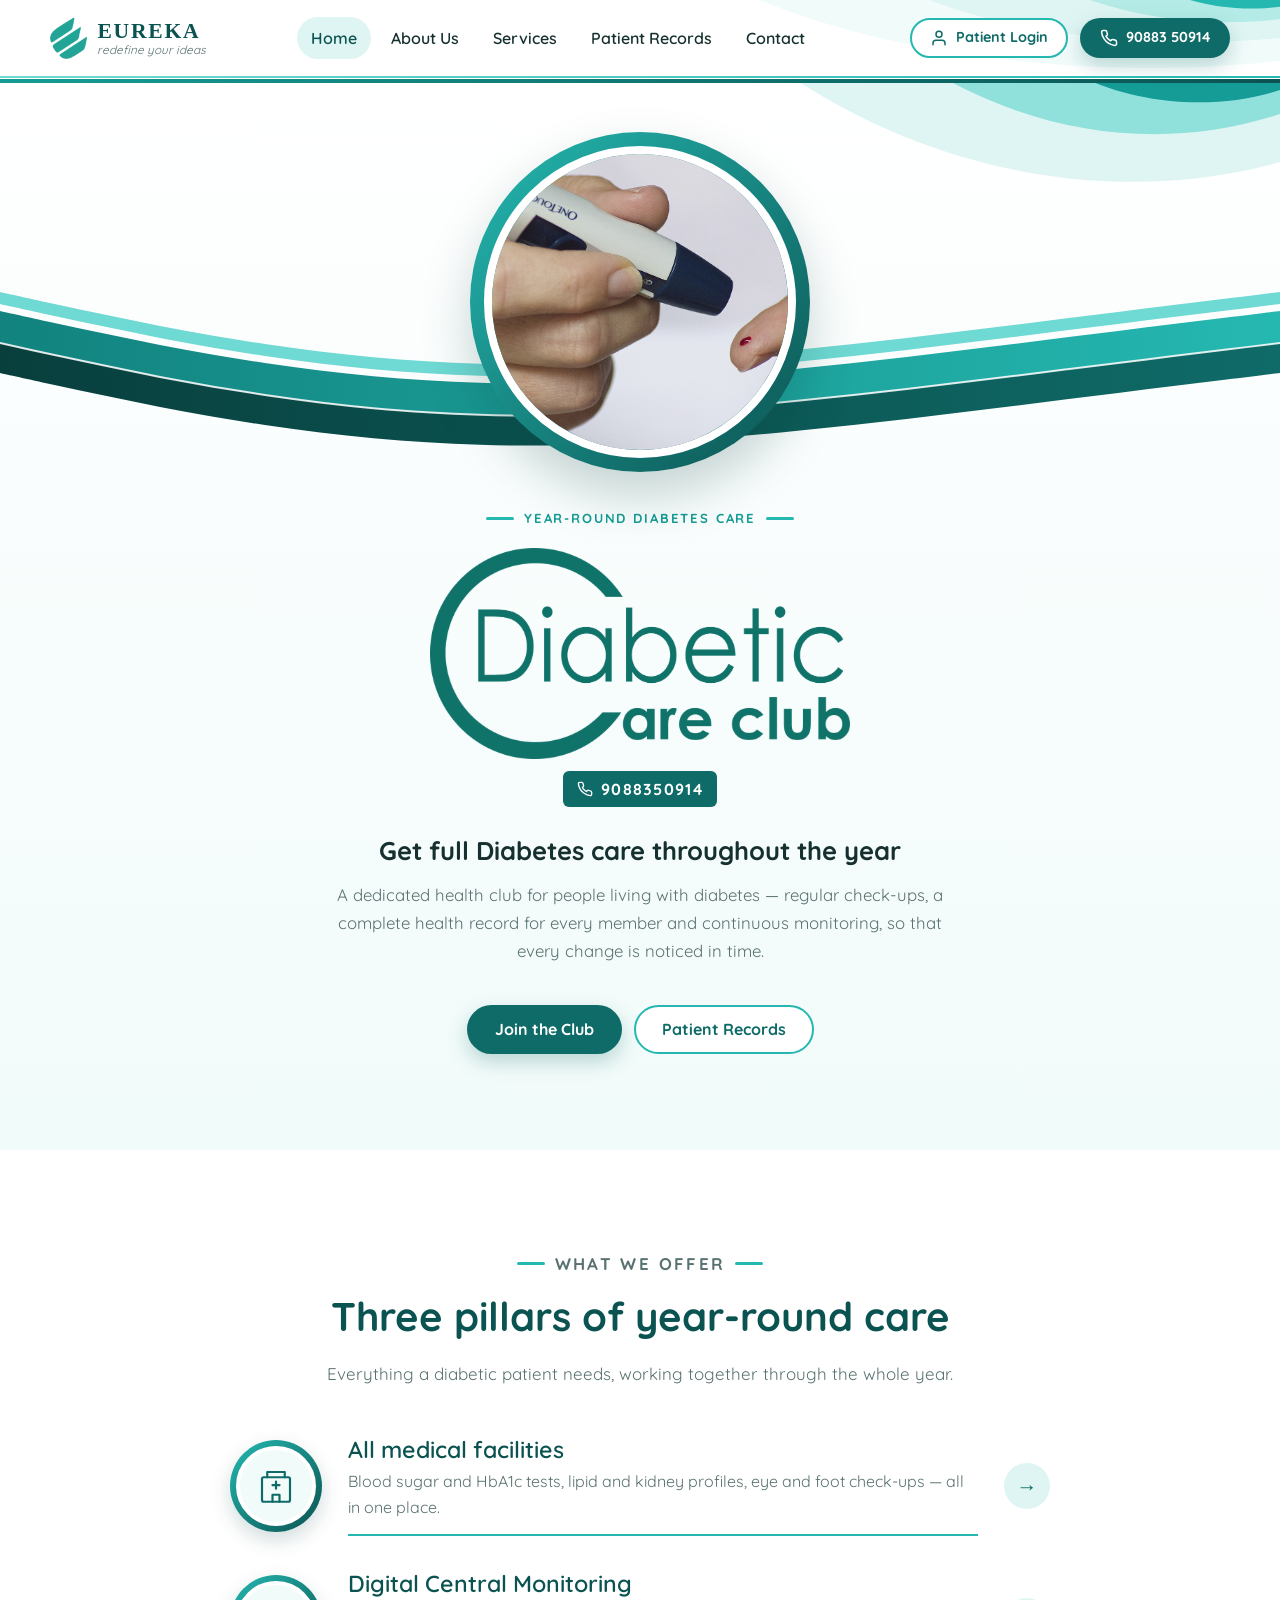
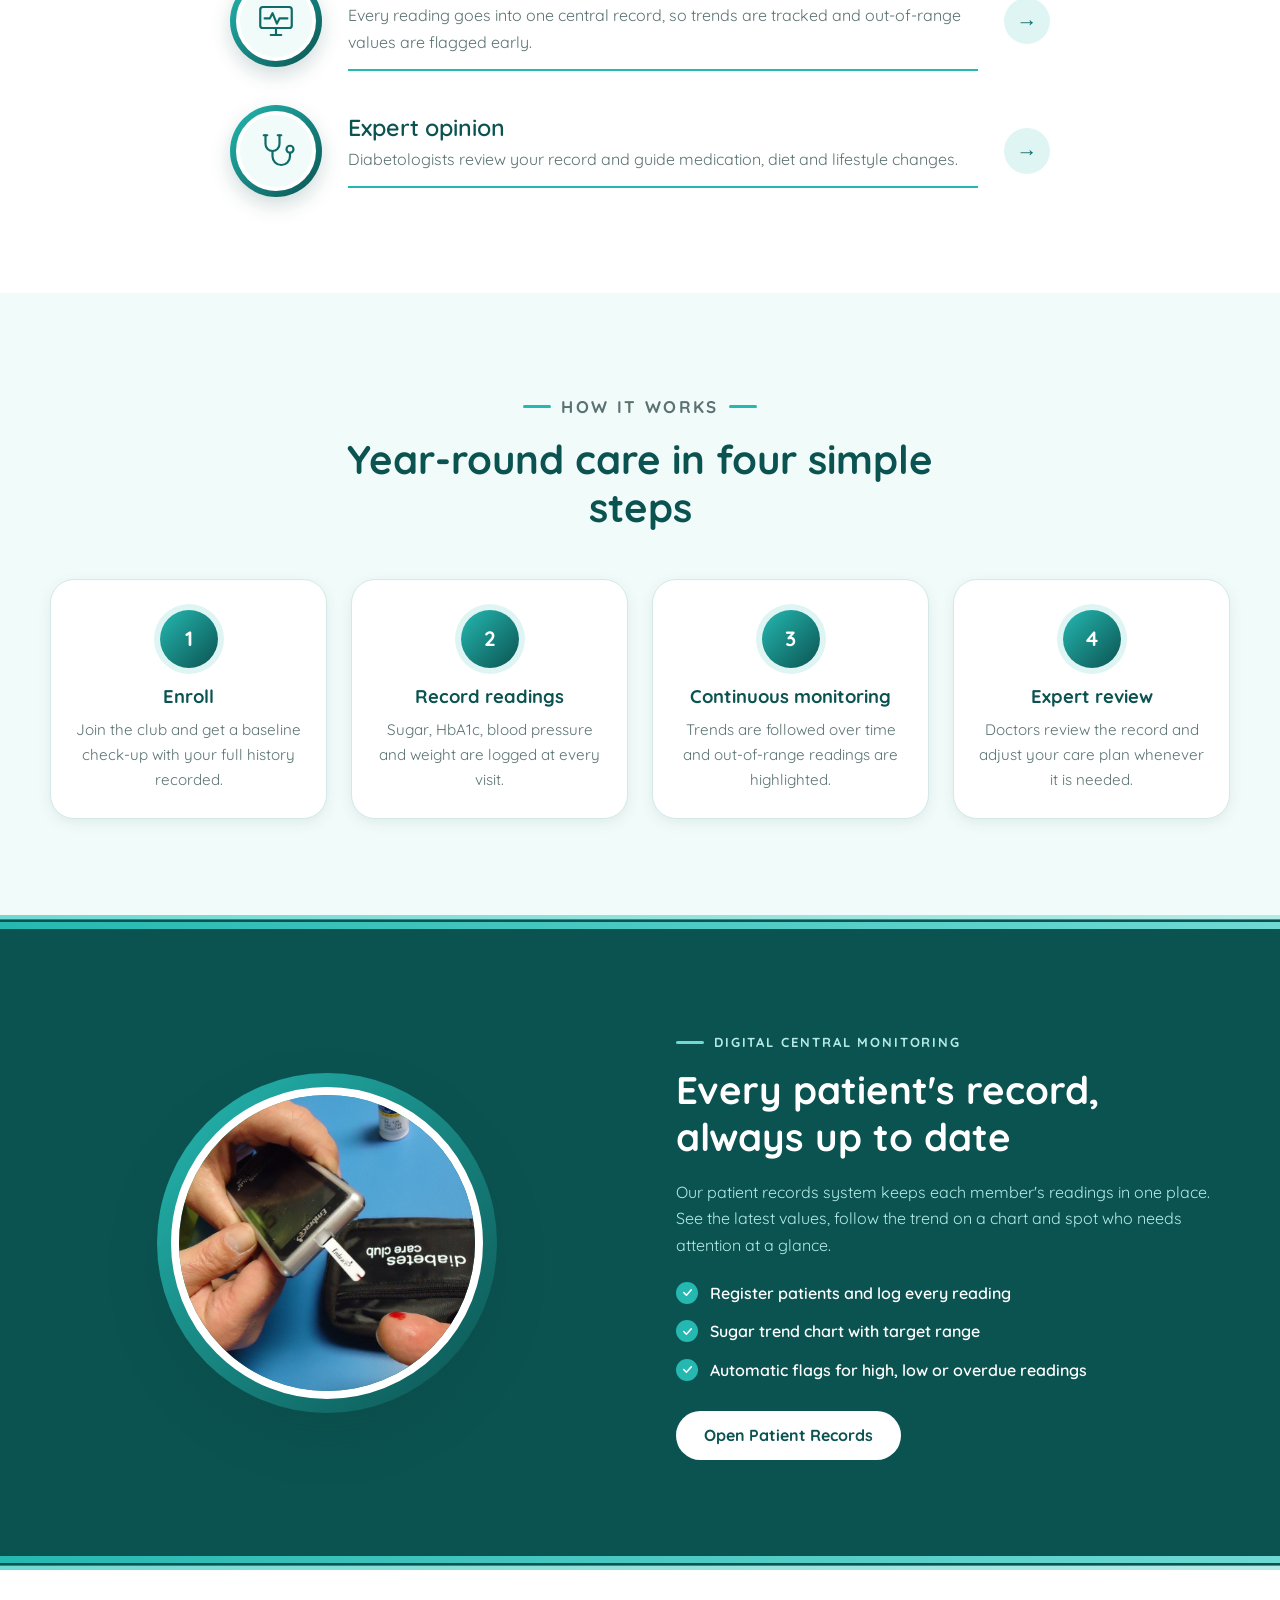
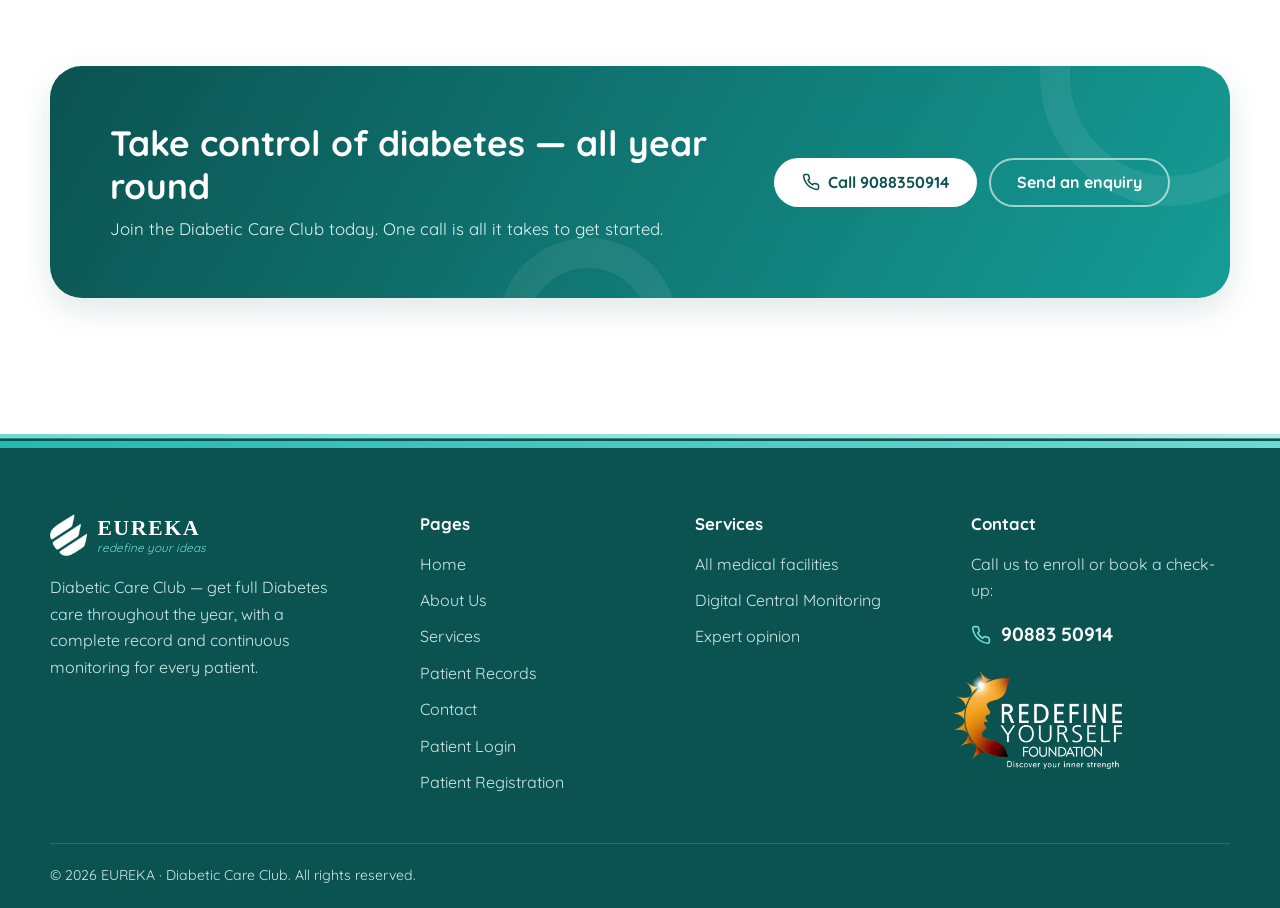
<file: home-design-1.html>
<!DOCTYPE html>
<html lang="en">
<head>
  <meta charset="UTF-8">
  <meta name="viewport" content="width=device-width, initial-scale=1.0">
  <title>Home — Design 1 (Poster) | Diabetic Care Club | EUREKA</title>
  <meta name="description" content="Diabetic Care Club by EUREKA — full diabetes care throughout the year.">
  <link rel="preconnect" href="https://fonts.googleapis.com">
  <link rel="preconnect" href="https://fonts.gstatic.com" crossorigin>
  <link href="https://fonts.googleapis.com/css2?family=Quicksand:wght@400;500;600;700&display=swap" rel="stylesheet">
  <link rel="icon" type="image/png" href="images/favicon.png">
  <link rel="stylesheet" href="css/style.css">
  <link rel="stylesheet" href="css/home-designs.css">
</head>
<body>

  <!-- ================= Header ================= -->
  <header class="site-header">
    <svg class="header-swoosh" viewBox="0 0 560 80" preserveAspectRatio="none" aria-hidden="true">
      <path d="M40 0 C170 58 380 86 560 64 L560 0 Z" fill="#f1fbfa" />
      <path d="M210 0 C300 38 440 52 560 40 L560 0 Z" fill="#dff5f3" />
      <path d="M370 0 C430 22 500 28 560 20 L560 0 Z" fill="#b4ebe7" />
      <path d="M470 0 C500 9 530 11 560 7 L560 0 Z" fill="#25b8b1" />
    </svg>
    <div class="container header-inner">
      <a href="index.html" class="brand" aria-label="EUREKA — home">
        <img class="brand-mark" src="images/logo.png" alt="" width="232" height="260">
        <span class="brand-text">
          <strong>EUREKA</strong>
          <em>redefine your ideas</em>
        </span>
      </a>

      <nav class="site-nav" id="siteNav" aria-label="Main">
        <ul>
          <li><a href="index.html" class="active" aria-current="page">Home</a></li>
          <li><a href="about.html">About Us</a></li>
          <li><a href="services.html">Services</a></li>
          <li><a href="records.html">Patient Records</a></li>
          <li><a href="contact.html">Contact</a></li>
        </ul>
      </nav>

      <div class="header-actions">
        <a href="login.html" class="btn btn-outline btn-sm btn-login" id="loginBtn">
          <svg viewBox="0 0 24 24" aria-hidden="true"><path d="M20 21v-2a4 4 0 0 0-4-4H8a4 4 0 0 0-4 4v2"/><circle cx="12" cy="7" r="4"/></svg>
          <span class="login-text">Patient Login</span>
        </a>
        <a href="tel:+919088350914" class="btn btn-primary btn-sm btn-call">
          <svg viewBox="0 0 24 24" aria-hidden="true"><path d="M22 16.9v3a2 2 0 0 1-2.2 2 19.8 19.8 0 0 1-8.6-3.1 19.5 19.5 0 0 1-6-6A19.8 19.8 0 0 1 2.1 4.2 2 2 0 0 1 4.1 2h3a2 2 0 0 1 2 1.7c.1.9.4 1.8.7 2.7a2 2 0 0 1-.5 2.1L8 9.8a16 16 0 0 0 6 6l1.3-1.3a2 2 0 0 1 2.1-.4c.9.3 1.8.6 2.7.7a2 2 0 0 1 1.7 2z"/></svg>
          <span class="btn-call-text">90883 50914</span>
        </a>
        <button class="nav-toggle" id="navToggle" aria-label="Open menu" aria-expanded="false" aria-controls="siteNav">
          <span></span><span></span><span></span>
        </button>
      </div>
    </div>
    <div class="header-stripe" aria-hidden="true"></div>
  </header>

  <main>
    <section class="d1-hero">
      <svg class="hero-swoosh" viewBox="0 0 640 320" preserveAspectRatio="none" aria-hidden="true">
      <path d="M150 0 C300 100 480 130 640 86 L640 0 Z" fill="#dff5f3" />
      <path d="M300 0 C410 62 530 74 640 38 L640 0 Z" fill="#6fd9d3" opacity=".7" />
      <path d="M440 0 C500 30 580 34 640 14 L640 0 Z" fill="#159c96" />
    </svg>
      <div class="container d1-inner">
        <div class="d1-visual">
          <svg class="d1-band" viewBox="0 0 1440 240" preserveAspectRatio="none" aria-hidden="true">
            <defs>
              <linearGradient id="d1Teal" x1="0" x2="1" y1="0" y2="0"><stop offset="0" stop-color="#12837f" /><stop offset="1" stop-color="#25b8b1" /></linearGradient>
              <linearGradient id="d1Dark" x1="0" x2="1" y1="0" y2="0"><stop offset="0" stop-color="#083f3d" /><stop offset="1" stop-color="#0f6b68" /></linearGradient>
            </defs>
            <path d="M0 58 C10 60 40 65.9 60 69.7 C80 73.6 100 77.4 120 81.1 C140 84.8 160 88.4 180 91.9 C200 95.3 220 98.6 240 101.7 C260 104.7 280 107.6 300 110.3 C320 112.9 340 115.3 360 117.5 C380 119.7 400 121.6 420 123.2 C440 124.8 460 126.2 480 127.3 C500 128.4 520 129.2 540 129.7 C560 130.3 580 130.6 600 130.6 C620 130.7 640 130.4 660 130 C680 129.6 700 128.9 720 128 C740 127.1 760 126 780 124.8 C800 123.6 820 122.2 840 120.6 C860 119.1 880 117.4 900 115.6 C920 113.8 940 111.9 960 110 C980 108 1000 106 1020 103.9 C1040 101.8 1060 99.7 1080 97.5 C1100 95.3 1120 93.1 1140 91 C1160 88.8 1180 86.5 1200 84.3 C1220 82.1 1240 79.9 1260 77.7 C1280 75.5 1300 73.3 1320 71.1 C1340 68.9 1360 66.7 1380 64.5 C1400 62.4 1430 59.1 1440 58 L1440 70 C1430 71.1 1400 74.4 1380 76.5 C1360 78.7 1340 80.9 1320 83.1 C1300 85.3 1280 87.5 1260 89.7 C1240 91.9 1220 94.1 1200 96.3 C1180 98.5 1160 100.8 1140 103 C1120 105.1 1100 107.3 1080 109.5 C1060 111.7 1040 113.8 1020 115.9 C1000 118 980 120 960 122 C940 123.9 920 125.8 900 127.6 C880 129.4 860 131.1 840 132.6 C820 134.2 800 135.6 780 136.8 C760 138 740 139.1 720 140 C700 140.9 680 141.6 660 142 C640 142.4 620 142.7 600 142.6 C580 142.6 560 142.3 540 141.7 C520 141.2 500 140.4 480 139.3 C460 138.2 440 136.8 420 135.2 C400 133.6 380 131.7 360 129.5 C340 127.3 320 124.9 300 122.3 C280 119.6 260 116.7 240 113.7 C220 110.6 200 107.3 180 103.9 C160 100.4 140 96.8 120 93.1 C100 89.4 80 85.6 60 81.7 C40 77.9 10 72 0 70 Z" fill="#6fd9d3" />
            <path d="M0 77 C10 79 40 84.9 60 88.7 C80 92.6 100 96.4 120 100.1 C140 103.8 160 107.4 180 110.9 C200 114.3 220 117.6 240 120.7 C260 123.7 280 126.6 300 129.3 C320 131.9 340 134.3 360 136.5 C380 138.7 400 140.6 420 142.2 C440 143.8 460 145.2 480 146.3 C500 147.4 520 148.2 540 148.7 C560 149.3 580 149.6 600 149.6 C620 149.7 640 149.4 660 149 C680 148.6 700 147.9 720 147 C740 146.1 760 145 780 143.8 C800 142.6 820 141.2 840 139.6 C860 138.1 880 136.4 900 134.6 C920 132.8 940 130.9 960 129 C980 127 1000 125 1020 122.9 C1040 120.8 1060 118.7 1080 116.5 C1100 114.3 1120 112.1 1140 110 C1160 107.8 1180 105.5 1200 103.3 C1220 101.1 1240 98.9 1260 96.7 C1280 94.5 1300 92.3 1320 90.1 C1340 87.9 1360 85.7 1380 83.5 C1400 81.4 1430 78.1 1440 77 L1440 109 C1430 110.1 1400 113.4 1380 115.5 C1360 117.7 1340 119.9 1320 122.1 C1300 124.3 1280 126.5 1260 128.7 C1240 130.9 1220 133.1 1200 135.3 C1180 137.5 1160 139.8 1140 142 C1120 144.1 1100 146.3 1080 148.5 C1060 150.7 1040 152.8 1020 154.9 C1000 157 980 159 960 161 C940 162.9 920 164.8 900 166.6 C880 168.4 860 170.1 840 171.6 C820 173.2 800 174.6 780 175.8 C760 177 740 178.1 720 179 C700 179.9 680 180.6 660 181 C640 181.4 620 181.7 600 181.6 C580 181.6 560 181.3 540 180.7 C520 180.2 500 179.4 480 178.3 C460 177.2 440 175.8 420 174.2 C400 172.6 380 170.7 360 168.5 C340 166.3 320 163.9 300 161.3 C280 158.6 260 155.7 240 152.7 C220 149.6 200 146.3 180 142.9 C160 139.4 140 135.8 120 132.1 C100 128.4 80 124.6 60 120.7 C40 116.9 10 111 0 109 Z" fill="url(#d1Teal)" />
            <path d="M0 109 C10 111 40 116.9 60 120.7 C80 124.6 100 128.4 120 132.1 C140 135.8 160 139.4 180 142.9 C200 146.3 220 149.6 240 152.7 C260 155.7 280 158.6 300 161.3 C320 163.9 340 166.3 360 168.5 C380 170.7 400 172.6 420 174.2 C440 175.8 460 177.2 480 178.3 C500 179.4 520 180.2 540 180.7 C560 181.3 580 181.6 600 181.6 C620 181.7 640 181.4 660 181 C680 180.6 700 179.9 720 179 C740 178.1 760 177 780 175.8 C800 174.6 820 173.2 840 171.6 C860 170.1 880 168.4 900 166.6 C920 164.8 940 162.9 960 161 C980 159 1000 157 1020 154.9 C1040 152.8 1060 150.7 1080 148.5 C1100 146.3 1120 144.1 1140 142 C1160 139.8 1180 137.5 1200 135.3 C1220 133.1 1240 130.9 1260 128.7 C1280 126.5 1300 124.3 1320 122.1 C1340 119.9 1360 117.7 1380 115.5 C1400 113.4 1430 110.1 1440 109 L1440 139 C1430 140.1 1400 143.4 1380 145.5 C1360 147.7 1340 149.9 1320 152.1 C1300 154.3 1280 156.5 1260 158.7 C1240 160.9 1220 163.1 1200 165.3 C1180 167.5 1160 169.8 1140 172 C1120 174.1 1100 176.3 1080 178.5 C1060 180.7 1040 182.8 1020 184.9 C1000 187 980 189 960 191 C940 192.9 920 194.8 900 196.6 C880 198.4 860 200.1 840 201.6 C820 203.2 800 204.6 780 205.8 C760 207 740 208.1 720 209 C700 209.9 680 210.6 660 211 C640 211.4 620 211.7 600 211.6 C580 211.6 560 211.3 540 210.7 C520 210.2 500 209.4 480 208.3 C460 207.2 440 205.8 420 204.2 C400 202.6 380 200.7 360 198.5 C340 196.3 320 193.9 300 191.3 C280 188.6 260 185.7 240 182.7 C220 179.6 200 176.3 180 172.9 C160 169.4 140 165.8 120 162.1 C100 158.4 80 154.6 60 150.7 C40 146.9 10 141 0 139 Z" fill="url(#d1Dark)" />
            <path d="M0 109 C10 111 40 116.9 60 120.7 C80 124.6 100 128.4 120 132.1 C140 135.8 160 139.4 180 142.9 C200 146.3 220 149.6 240 152.7 C260 155.7 280 158.6 300 161.3 C320 163.9 340 166.3 360 168.5 C380 170.7 400 172.6 420 174.2 C440 175.8 460 177.2 480 178.3 C500 179.4 520 180.2 540 180.7 C560 181.3 580 181.6 600 181.6 C620 181.7 640 181.4 660 181 C680 180.6 700 179.9 720 179 C740 178.1 760 177 780 175.8 C800 174.6 820 173.2 840 171.6 C860 170.1 880 168.4 900 166.6 C920 164.8 940 162.9 960 161 C980 159 1000 157 1020 154.9 C1040 152.8 1060 150.7 1080 148.5 C1100 146.3 1120 144.1 1140 142 C1160 139.8 1180 137.5 1200 135.3 C1220 133.1 1240 130.9 1260 128.7 C1280 126.5 1300 124.3 1320 122.1 C1340 119.9 1360 117.7 1380 115.5 C1400 113.4 1430 110.1 1440 109" fill="none" stroke="#ffffff" stroke-opacity=".85" stroke-width="2" vector-effect="non-scaling-stroke" />
          </svg>
          <div class="ring-photo d1-photo">
            <img src="images/blood-sugar-test.jpg" alt="A finger-prick blood sugar test">
          </div>
        </div>
        
          <p class="eyebrow">Year-round diabetes care</p>
          <h1 class="sr-only">Diabetic Care Club</h1>
          <img class="club-logo center" src="images/club-logo.png" alt="" width="1200" height="603">
          <a href="tel:+919088350914" class="phone-tag"><svg viewBox="0 0 24 24" aria-hidden="true"><path d="M22 16.9v3a2 2 0 0 1-2.2 2 19.8 19.8 0 0 1-8.6-3.1 19.5 19.5 0 0 1-6-6A19.8 19.8 0 0 1 2.1 4.2 2 2 0 0 1 4.1 2h3a2 2 0 0 1 2 1.7c.1.9.4 1.8.7 2.7a2 2 0 0 1-.5 2.1L8 9.8a16 16 0 0 0 6 6l1.3-1.3a2 2 0 0 1 2.1-.4c.9.3 1.8.6 2.7.7a2 2 0 0 1 1.7 2z"/></svg> 9088350914</a>
          <p class="d1-tagline">Get full Diabetes care throughout the year</p>
          <p class="d1-desc">A dedicated health club for people living with diabetes — regular check-ups, a complete health record for every member and continuous monitoring, so that every change is noticed in time.</p>
        <div class="d1-actions">
          <a href="contact.html" class="btn btn-primary">Join the Club</a>
          <a href="records.html" class="btn btn-outline">Patient Records</a>
        </div>
      </div>
    </section>

    <section class="section">
      <div class="container">
        <div class="section-head center">
          <p class="eyebrow">What we offer</p>
          <h2>Three pillars of year-round care</h2>
          <p>Everything a diabetic patient needs, working together through the whole year.</p>
        </div>
        <ul class="poster-list">
          <li class="poster-item">
            <div class="icon-ring"><span class="icon"><svg viewBox="0 0 48 48" aria-hidden="true"><path d="M14 14V8h20v6"/><rect x="8" y="14" width="32" height="28" rx="2"/><path d="M20 42v-8h8v8"/><path d="M24 19v8M20 23h8"/></svg></span></div>
            <div class="poster-body">
              <h3>All medical facilities</h3>
              <p>Blood sugar and HbA1c tests, lipid and kidney profiles, eye and foot check-ups — all in one place.</p>
            </div>
            <a href="services.html#facilities" class="poster-arrow" aria-label="Learn more about All medical facilities">→</a>
          </li>
          <li class="poster-item">
            <div class="icon-ring"><span class="icon"><svg viewBox="0 0 48 48" aria-hidden="true"><rect x="6" y="8" width="36" height="24" rx="3"/><path d="M18 40h12M24 32v8"/><polyline points="11,21 17,21 20,15 25,27 28,21 37,21"/></svg></span></div>
            <div class="poster-body">
              <h3>Digital Central Monitoring</h3>
              <p>Every reading goes into one central record, so trends are tracked and out-of-range values are flagged early.</p>
            </div>
            <a href="services.html#monitoring" class="poster-arrow" aria-label="Learn more about Digital Central Monitoring">→</a>
          </li>
          <li class="poster-item">
            <div class="icon-ring"><span class="icon"><svg viewBox="0 0 48 48" aria-hidden="true"><path d="M10 6h4M26 6h4"/><path d="M12 6v10a8 8 0 0 0 16 0V6"/><path d="M20 24v6a10 10 0 0 0 20 0v-4"/><circle cx="40" cy="22" r="4"/></svg></span></div>
            <div class="poster-body">
              <h3>Expert opinion</h3>
              <p>Diabetologists review your record and guide medication, diet and lifestyle changes.</p>
            </div>
            <a href="services.html#expert" class="poster-arrow" aria-label="Learn more about Expert opinion">→</a>
          </li>
        </ul>
      </div>
    </section>

    <section class="section section-alt">
      <div class="container">
        <div class="section-head center">
          <p class="eyebrow">How it works</p>
          <h2>Year-round care in four simple steps</h2>
        </div>
        <ol class="steps">
          <li class="step">
            <span class="step-no">1</span>
            <h3>Enroll</h3>
            <p>Join the club and get a baseline check-up with your full history recorded.</p>
          </li>
          <li class="step">
            <span class="step-no">2</span>
            <h3>Record readings</h3>
            <p>Sugar, HbA1c, blood pressure and weight are logged at every visit.</p>
          </li>
          <li class="step">
            <span class="step-no">3</span>
            <h3>Continuous monitoring</h3>
            <p>Trends are followed over time and out-of-range readings are highlighted.</p>
          </li>
          <li class="step">
            <span class="step-no">4</span>
            <h3>Expert review</h3>
            <p>Doctors review the record and adjust your care plan whenever it is needed.</p>
          </li>
        </ol>
      </div>
    </section>

    <section class="band-dark">
      <svg class="band-wave-top" viewBox="0 0 1440 16" preserveAspectRatio="none" aria-hidden="true">
      <defs>
        <linearGradient id="btA" x1="0" x2="1" y1="0" y2="0"><stop offset="0" stop-color="#6fd9d3" /><stop offset="1" stop-color="#b4ebe7" /></linearGradient>
        <linearGradient id="btT" x1="0" x2="1" y1="0" y2="0"><stop offset="0" stop-color="#25b8b1" /><stop offset="1" stop-color="#6fd9d3" /></linearGradient>
      </defs>
      <rect x="0" y="0" width="1440" height="5" fill="url(#btA)" />
      <rect x="0" y="8" width="1440" height="8" fill="url(#btT)" />
    </svg>
      <div class="container split">
        <div class="split-media">
          <div class="ring-photo sm">
            <img src="images/glucometer.jpg" alt="Blood sugar being checked with a glucometer">
          </div>
        </div>
        <div class="split-text">
          <p class="eyebrow">Digital Central Monitoring</p>
          <h2>Every patient's record, always up to date</h2>
          <p>
            Our patient records system keeps each member's readings in one place. See the latest values,
            follow the trend on a chart and spot who needs attention at a glance.
          </p>
          <ul class="checklist">
            <li>Register patients and log every reading</li>
            <li>Sugar trend chart with target range</li>
            <li>Automatic flags for high, low or overdue readings</li>
          </ul>
          <a href="records.html" class="btn btn-light">Open Patient Records</a>
        </div>
      </div>
      <svg class="band-wave-bottom" viewBox="0 0 1440 16" preserveAspectRatio="none" aria-hidden="true">
      <defs>
        <linearGradient id="bbA" x1="0" x2="1" y1="0" y2="0"><stop offset="0" stop-color="#6fd9d3" /><stop offset="1" stop-color="#b4ebe7" /></linearGradient>
        <linearGradient id="bbT" x1="0" x2="1" y1="0" y2="0"><stop offset="0" stop-color="#25b8b1" /><stop offset="1" stop-color="#6fd9d3" /></linearGradient>
      </defs>
      <rect x="0" y="0" width="1440" height="8" fill="url(#bbT)" />
      <rect x="0" y="11" width="1440" height="5" fill="url(#bbA)" />
    </svg>
    </section>

    <section class="section">
      <div class="container">
        <div class="cta-band">
          <div>
            <h2>Take control of diabetes — all year round</h2>
            <p>Join the Diabetic Care Club today. One call is all it takes to get started.</p>
          </div>
          <div class="cta-actions">
            <a href="tel:+919088350914" class="btn btn-light"><svg viewBox="0 0 24 24" aria-hidden="true"><path d="M22 16.9v3a2 2 0 0 1-2.2 2 19.8 19.8 0 0 1-8.6-3.1 19.5 19.5 0 0 1-6-6A19.8 19.8 0 0 1 2.1 4.2 2 2 0 0 1 4.1 2h3a2 2 0 0 1 2 1.7c.1.9.4 1.8.7 2.7a2 2 0 0 1-.5 2.1L8 9.8a16 16 0 0 0 6 6l1.3-1.3a2 2 0 0 1 2.1-.4c.9.3 1.8.6 2.7.7a2 2 0 0 1 1.7 2z"/></svg> Call 9088350914</a>
            <a href="contact.html" class="btn btn-ghost-light">Send an enquiry</a>
          </div>
        </div>
      </div>
    </section>
  </main>

  <!-- ================= Footer ================= -->
  <footer class="site-footer">
    <svg class="footer-wave" viewBox="0 0 1440 16" preserveAspectRatio="none" aria-hidden="true">
      <defs>
        <linearGradient id="ftA" x1="0" x2="1" y1="0" y2="0"><stop offset="0" stop-color="#6fd9d3" /><stop offset="1" stop-color="#b4ebe7" /></linearGradient>
        <linearGradient id="ftT" x1="0" x2="1" y1="0" y2="0"><stop offset="0" stop-color="#25b8b1" /><stop offset="1" stop-color="#6fd9d3" /></linearGradient>
      </defs>
      <rect x="0" y="0" width="1440" height="5" fill="url(#ftA)" />
      <rect x="0" y="8" width="1440" height="8" fill="url(#ftT)" />
    </svg>
    <div class="container footer-grid">
      <div>
        <a href="index.html" class="brand brand-light" aria-label="EUREKA — home">
          <img class="brand-mark" src="images/logo-white.png" alt="" width="232" height="260">
          <span class="brand-text">
            <strong>EUREKA</strong>
            <em>redefine your ideas</em>
          </span>
        </a>
        <p class="footer-about">Diabetic Care Club — get full Diabetes care throughout the year, with a complete record and continuous monitoring for every patient.</p>
      </div>
      <div>
        <h4>Pages</h4>
        <ul class="footer-links">
          <li><a href="index.html">Home</a></li>
          <li><a href="about.html">About Us</a></li>
          <li><a href="services.html">Services</a></li>
          <li><a href="records.html">Patient Records</a></li>
          <li><a href="contact.html">Contact</a></li>
          <li><a href="login.html">Patient Login</a></li>
          <li><a href="register.html">Patient Registration</a></li>
        </ul>
      </div>
      <div>
        <h4>Services</h4>
        <ul class="footer-links">
          <li><a href="services.html#facilities">All medical facilities</a></li>
          <li><a href="services.html#monitoring">Digital Central Monitoring</a></li>
          <li><a href="services.html#expert">Expert opinion</a></li>
        </ul>
      </div>
      <div>
        <h4>Contact</h4>
        <p>Call us to enroll or book a check-up:</p>
        <a href="tel:+919088350914" class="footer-phone"><svg viewBox="0 0 24 24" aria-hidden="true"><path d="M22 16.9v3a2 2 0 0 1-2.2 2 19.8 19.8 0 0 1-8.6-3.1 19.5 19.5 0 0 1-6-6A19.8 19.8 0 0 1 2.1 4.2 2 2 0 0 1 4.1 2h3a2 2 0 0 1 2 1.7c.1.9.4 1.8.7 2.7a2 2 0 0 1-.5 2.1L8 9.8a16 16 0 0 0 6 6l1.3-1.3a2 2 0 0 1 2.1-.4c.9.3 1.8.6 2.7.7a2 2 0 0 1 1.7 2z"/></svg> 90883 50914</a>
        <img class="footer-partner" src="images/redefine-yourself-logo.png" alt="Redefine Yourself Foundation — Discover your inner strength" width="600" height="347" loading="lazy">
      </div>
    </div>
    <div class="container footer-bottom">
      <p>&copy; <span id="year"></span> EUREKA · Diabetic Care Club. All rights reserved.</p>
    </div>
  </footer>

  <script src="js/main.js"></script>
</body>
</html>
</file>
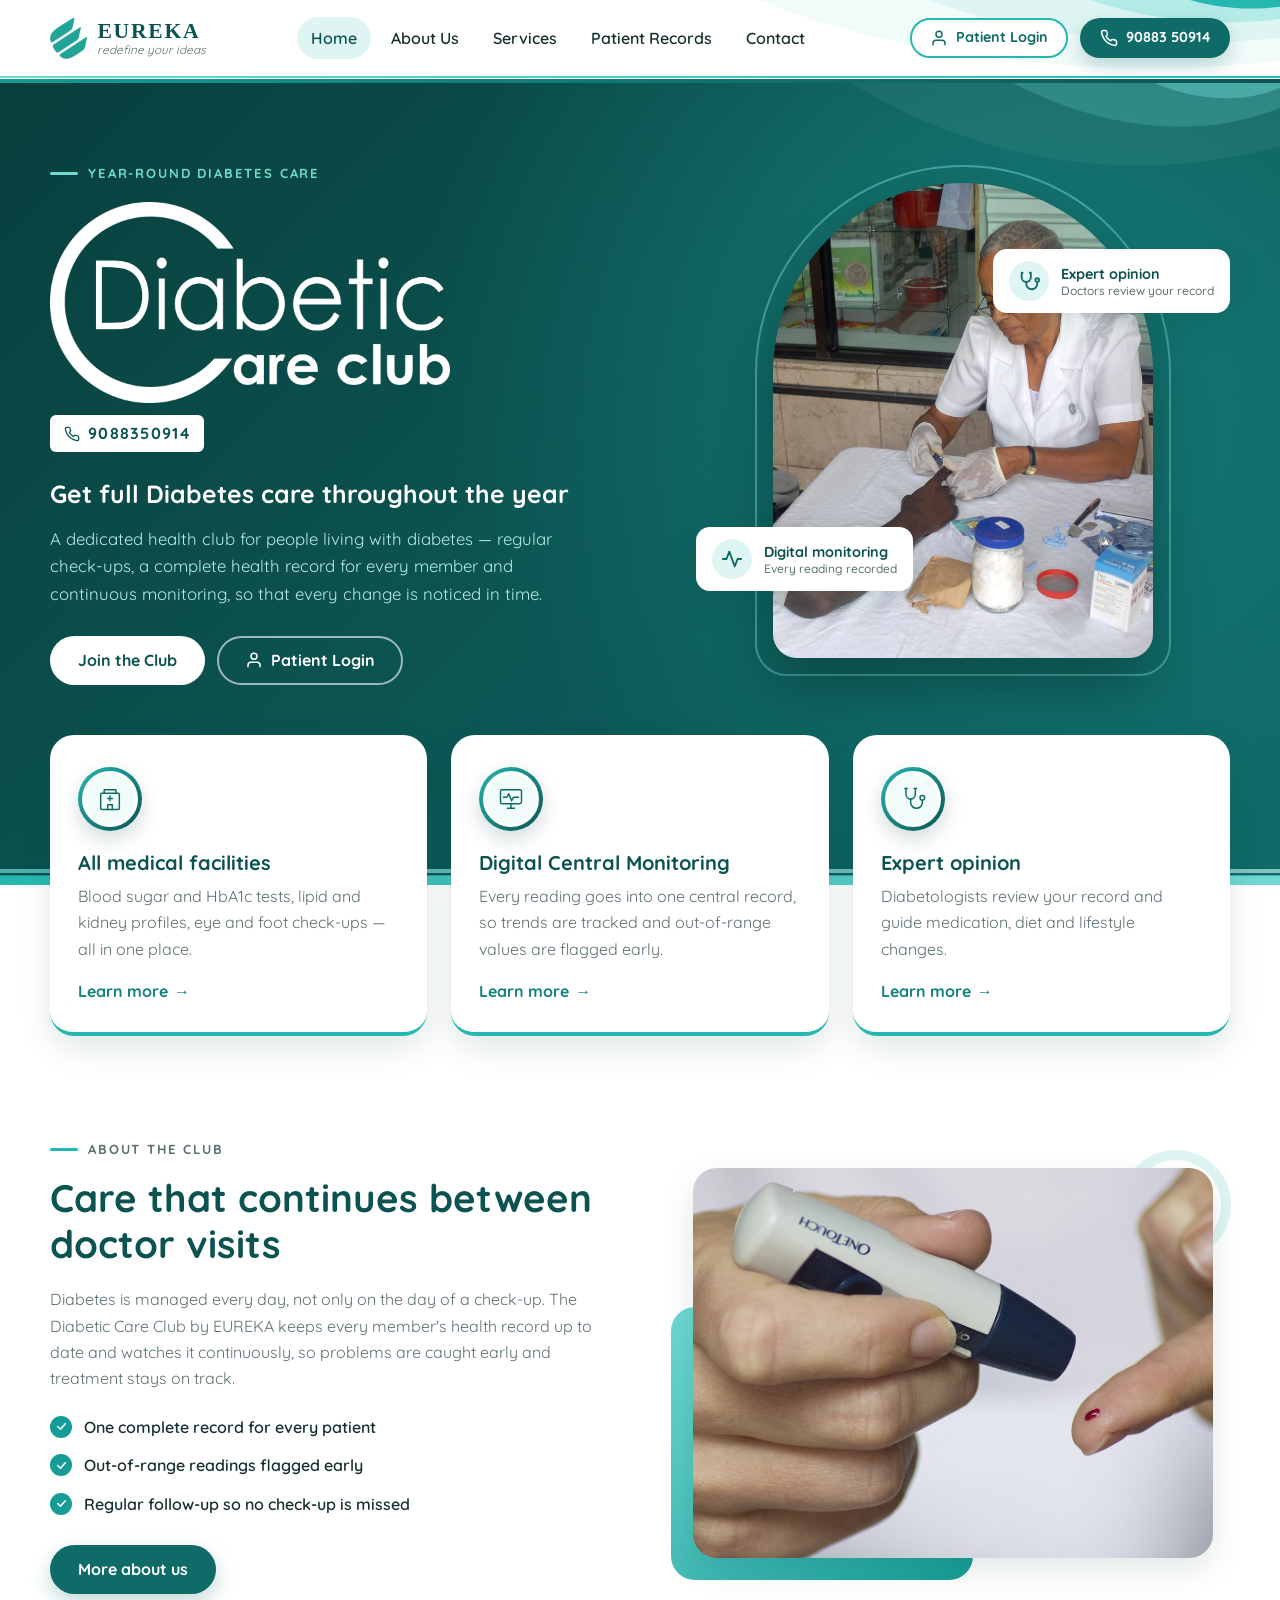
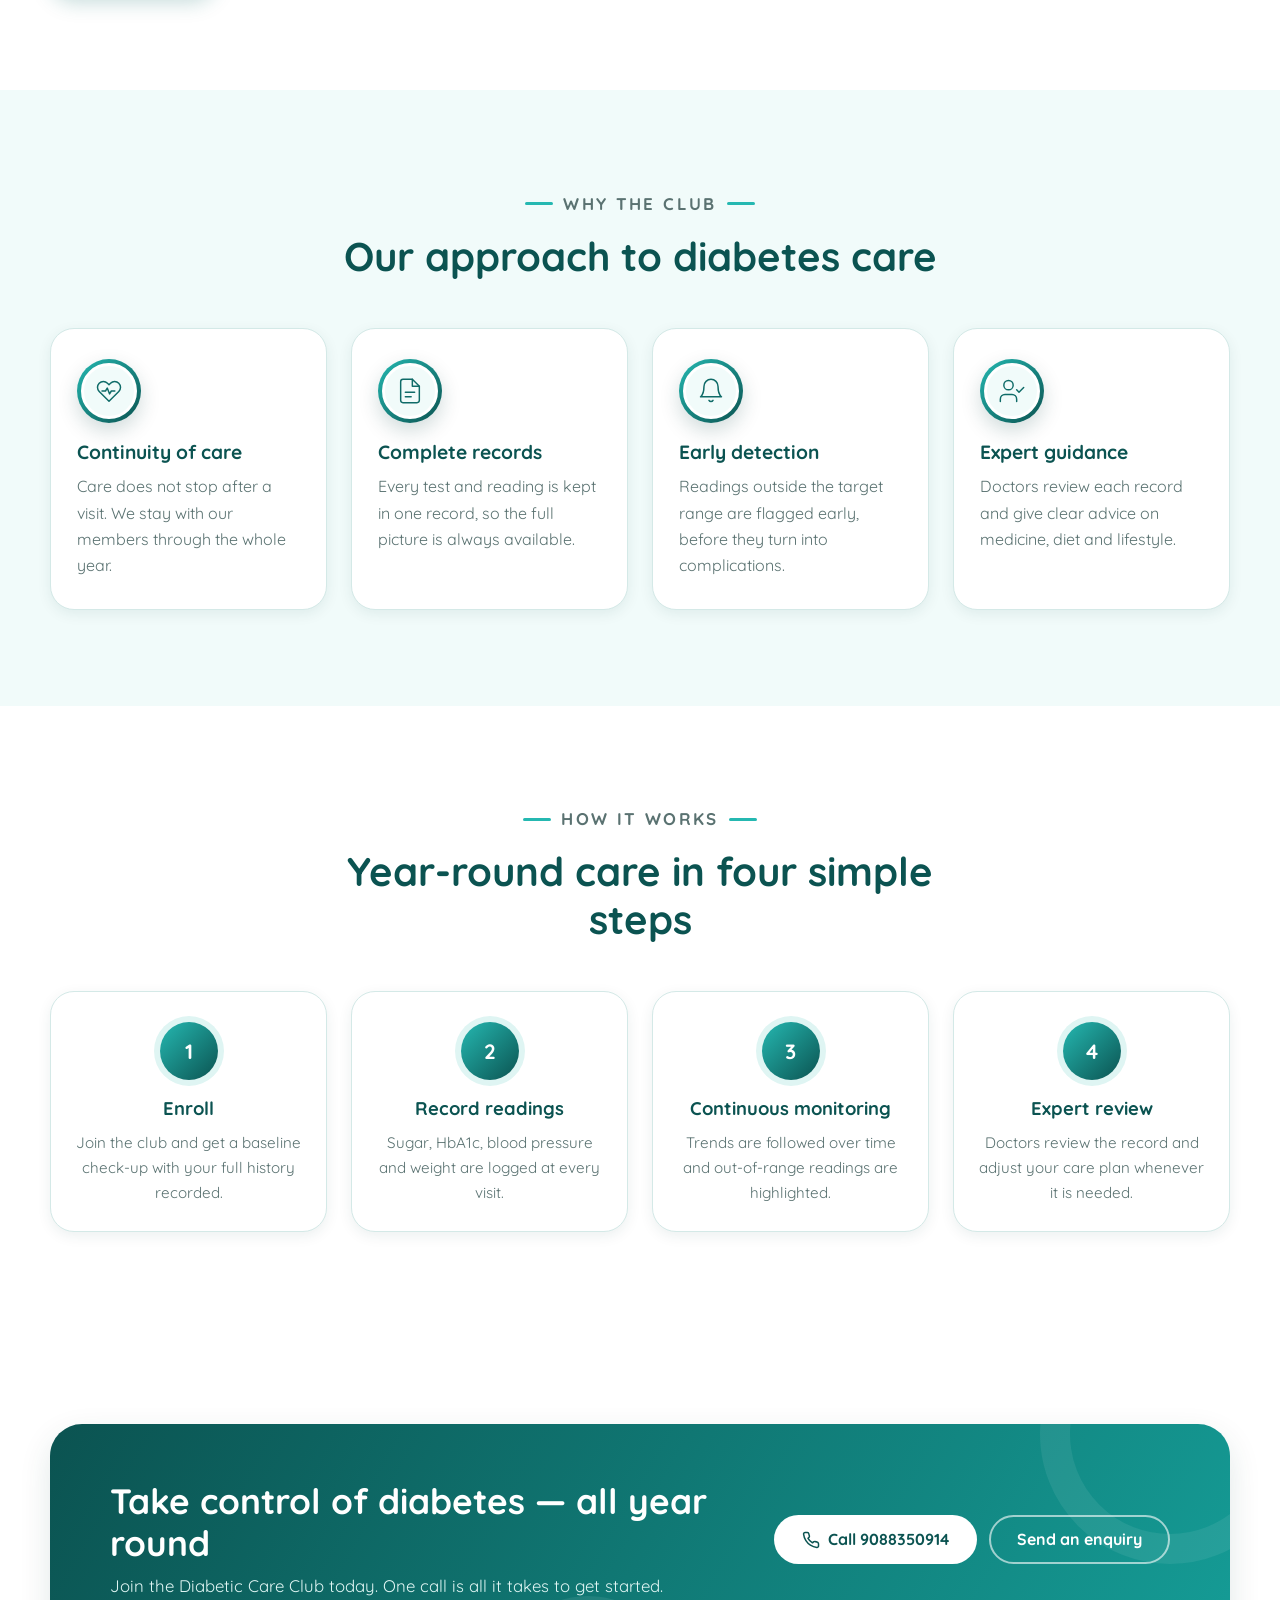
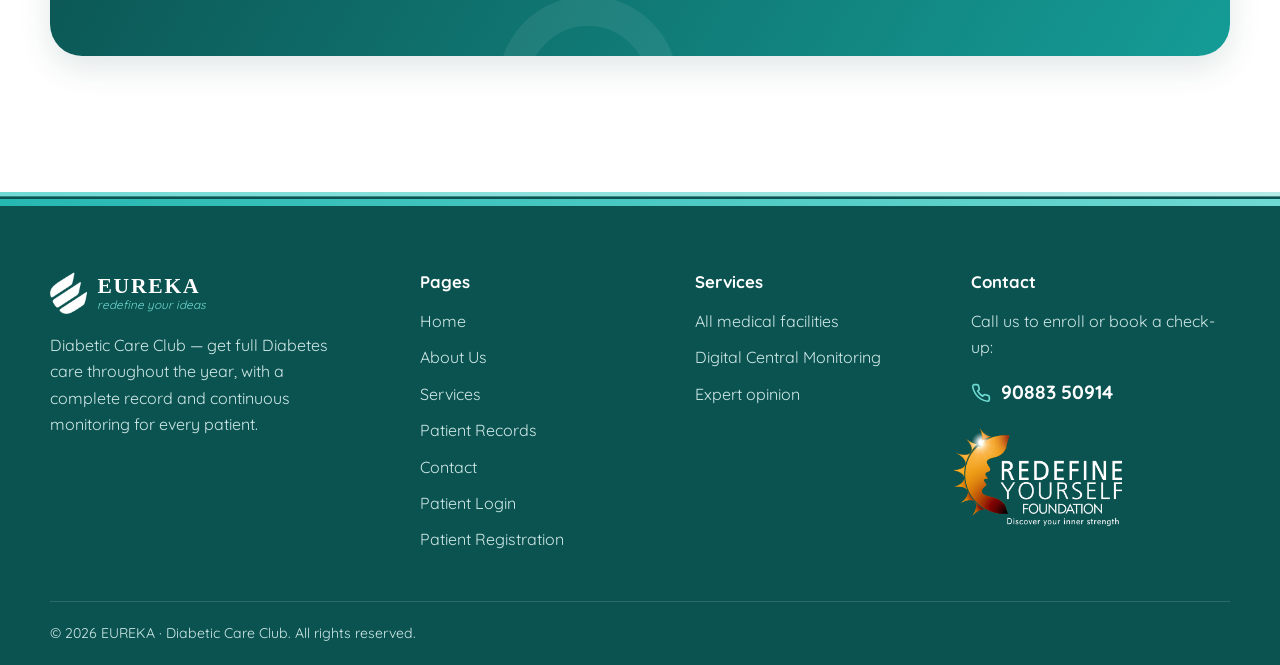
<file: home-design-2.html>
<!DOCTYPE html>
<html lang="en">
<head>
  <meta charset="UTF-8">
  <meta name="viewport" content="width=device-width, initial-scale=1.0">
  <title>Home — Design 2 (Dark & bold) | Diabetic Care Club | EUREKA</title>
  <meta name="description" content="Diabetic Care Club by EUREKA — full diabetes care throughout the year.">
  <link rel="preconnect" href="https://fonts.googleapis.com">
  <link rel="preconnect" href="https://fonts.gstatic.com" crossorigin>
  <link href="https://fonts.googleapis.com/css2?family=Quicksand:wght@400;500;600;700&display=swap" rel="stylesheet">
  <link rel="icon" type="image/png" href="images/favicon.png">
  <link rel="stylesheet" href="css/style.css">
  <link rel="stylesheet" href="css/home-designs.css">
</head>
<body>

  <!-- ================= Header ================= -->
  <header class="site-header">
    <svg class="header-swoosh" viewBox="0 0 560 80" preserveAspectRatio="none" aria-hidden="true">
      <path d="M40 0 C170 58 380 86 560 64 L560 0 Z" fill="#f1fbfa" />
      <path d="M210 0 C300 38 440 52 560 40 L560 0 Z" fill="#dff5f3" />
      <path d="M370 0 C430 22 500 28 560 20 L560 0 Z" fill="#b4ebe7" />
      <path d="M470 0 C500 9 530 11 560 7 L560 0 Z" fill="#25b8b1" />
    </svg>
    <div class="container header-inner">
      <a href="index.html" class="brand" aria-label="EUREKA — home">
        <img class="brand-mark" src="images/logo.png" alt="" width="232" height="260">
        <span class="brand-text">
          <strong>EUREKA</strong>
          <em>redefine your ideas</em>
        </span>
      </a>

      <nav class="site-nav" id="siteNav" aria-label="Main">
        <ul>
          <li><a href="index.html" class="active" aria-current="page">Home</a></li>
          <li><a href="about.html">About Us</a></li>
          <li><a href="services.html">Services</a></li>
          <li><a href="records.html">Patient Records</a></li>
          <li><a href="contact.html">Contact</a></li>
        </ul>
      </nav>

      <div class="header-actions">
        <a href="login.html" class="btn btn-outline btn-sm btn-login" id="loginBtn">
          <svg viewBox="0 0 24 24" aria-hidden="true"><path d="M20 21v-2a4 4 0 0 0-4-4H8a4 4 0 0 0-4 4v2"/><circle cx="12" cy="7" r="4"/></svg>
          <span class="login-text">Patient Login</span>
        </a>
        <a href="tel:+919088350914" class="btn btn-primary btn-sm btn-call">
          <svg viewBox="0 0 24 24" aria-hidden="true"><path d="M22 16.9v3a2 2 0 0 1-2.2 2 19.8 19.8 0 0 1-8.6-3.1 19.5 19.5 0 0 1-6-6A19.8 19.8 0 0 1 2.1 4.2 2 2 0 0 1 4.1 2h3a2 2 0 0 1 2 1.7c.1.9.4 1.8.7 2.7a2 2 0 0 1-.5 2.1L8 9.8a16 16 0 0 0 6 6l1.3-1.3a2 2 0 0 1 2.1-.4c.9.3 1.8.6 2.7.7a2 2 0 0 1 1.7 2z"/></svg>
          <span class="btn-call-text">90883 50914</span>
        </a>
        <button class="nav-toggle" id="navToggle" aria-label="Open menu" aria-expanded="false" aria-controls="siteNav">
          <span></span><span></span><span></span>
        </button>
      </div>
    </div>
    <div class="header-stripe" aria-hidden="true"></div>
  </header>

  <main>
    <section class="d2-hero">
      <svg class="banner-swoosh" viewBox="0 0 560 260" preserveAspectRatio="none" aria-hidden="true">
      <path d="M120 0 C260 90 420 110 560 70 L560 0 Z" fill="#ffffff" opacity=".06" />
      <path d="M280 0 C380 56 480 64 560 32 L560 0 Z" fill="#6fd9d3" opacity=".25" />
      <path d="M420 0 C470 26 520 28 560 12 L560 0 Z" fill="#6fd9d3" opacity=".5" />
    </svg>
      <div class="container d2-inner">
        <div class="d2-text">
          
          <p class="eyebrow">Year-round diabetes care</p>
          <h1 class="sr-only">Diabetic Care Club</h1>
          <img class="club-logo" src="images/club-logo-white.png" alt="" width="1200" height="603">
          <a href="tel:+919088350914" class="phone-tag light"><svg viewBox="0 0 24 24" aria-hidden="true"><path d="M22 16.9v3a2 2 0 0 1-2.2 2 19.8 19.8 0 0 1-8.6-3.1 19.5 19.5 0 0 1-6-6A19.8 19.8 0 0 1 2.1 4.2 2 2 0 0 1 4.1 2h3a2 2 0 0 1 2 1.7c.1.9.4 1.8.7 2.7a2 2 0 0 1-.5 2.1L8 9.8a16 16 0 0 0 6 6l1.3-1.3a2 2 0 0 1 2.1-.4c.9.3 1.8.6 2.7.7a2 2 0 0 1 1.7 2z"/></svg> 9088350914</a>
          <p class="d2-tagline">Get full Diabetes care throughout the year</p>
          <p class="d2-desc">A dedicated health club for people living with diabetes — regular check-ups, a complete health record for every member and continuous monitoring, so that every change is noticed in time.</p>
          <div class="d2-actions">
            <a href="contact.html" class="btn btn-light">Join the Club</a>
            <a href="login.html" class="btn btn-ghost-light"><svg viewBox="0 0 24 24" aria-hidden="true"><path d="M20 21v-2a4 4 0 0 0-4-4H8a4 4 0 0 0-4 4v2"/><circle cx="12" cy="7" r="4"/></svg> Patient Login</a>
          </div>
        </div>
        <div class="d2-visual">
          <div class="d2-arch">
            <img src="images/sugar-screening.jpg" alt="A nurse checking a patient's blood sugar level">
          </div>
          <div class="float-chip d2-chip-a">
            <span class="chip-icon"><svg viewBox="0 0 24 24" aria-hidden="true"><polyline points="22 12 18 12 15 20 9 4 6 12 2 12"/></svg></span>
            <span>Digital monitoring<small>Every reading recorded</small></span>
          </div>
          <div class="float-chip d2-chip-b">
            <span class="chip-icon"><svg viewBox="0 0 24 24" aria-hidden="true"><path d="M5 3H4v5a5 5 0 0 0 10 0V3h-1"/><path d="M9 13v2a6 6 0 0 0 12 0v-2"/><circle cx="21" cy="11" r="2"/></svg></span>
            <span>Expert opinion<small>Doctors review your record</small></span>
          </div>
        </div>
      </div>
      <svg class="banner-waves" viewBox="0 0 1440 20" preserveAspectRatio="none" aria-hidden="true">
      <defs>
        <linearGradient id="bsA" x1="0" x2="1" y1="0" y2="0"><stop offset="0" stop-color="#6fd9d3" /><stop offset="1" stop-color="#b4ebe7" /></linearGradient>
        <linearGradient id="bsT" x1="0" x2="1" y1="0" y2="0"><stop offset="0" stop-color="#25b8b1" /><stop offset="1" stop-color="#6fd9d3" /></linearGradient>
      </defs>
      <rect x="0" y="0" width="1440" height="5" fill="url(#bsA)" opacity=".7" />
      <rect x="0" y="8" width="1440" height="12" fill="url(#bsT)" />
    </svg>
    </section>

    <section class="d2-cards">
      <div class="container d2-card-grid">
        <article class="d2-card">
          <div class="icon-ring sm"><span class="icon"><svg viewBox="0 0 48 48" aria-hidden="true"><path d="M14 14V8h20v6"/><rect x="8" y="14" width="32" height="28" rx="2"/><path d="M20 42v-8h8v8"/><path d="M24 19v8M20 23h8"/></svg></span></div>
          <h3>All medical facilities</h3>
          <p>Blood sugar and HbA1c tests, lipid and kidney profiles, eye and foot check-ups — all in one place.</p>
          <a href="services.html#facilities" class="link-arrow">Learn more</a>
        </article>
        <article class="d2-card">
          <div class="icon-ring sm"><span class="icon"><svg viewBox="0 0 48 48" aria-hidden="true"><rect x="6" y="8" width="36" height="24" rx="3"/><path d="M18 40h12M24 32v8"/><polyline points="11,21 17,21 20,15 25,27 28,21 37,21"/></svg></span></div>
          <h3>Digital Central Monitoring</h3>
          <p>Every reading goes into one central record, so trends are tracked and out-of-range values are flagged early.</p>
          <a href="services.html#monitoring" class="link-arrow">Learn more</a>
        </article>
        <article class="d2-card">
          <div class="icon-ring sm"><span class="icon"><svg viewBox="0 0 48 48" aria-hidden="true"><path d="M10 6h4M26 6h4"/><path d="M12 6v10a8 8 0 0 0 16 0V6"/><path d="M20 24v6a10 10 0 0 0 20 0v-4"/><circle cx="40" cy="22" r="4"/></svg></span></div>
          <h3>Expert opinion</h3>
          <p>Diabetologists review your record and guide medication, diet and lifestyle changes.</p>
          <a href="services.html#expert" class="link-arrow">Learn more</a>
        </article>
      </div>
    </section>

    <section class="section">
      <div class="container split reverse">
        <div class="split-media">
          <div class="photo-frame">
            <img src="images/blood-sugar-test.jpg" alt="A finger-prick blood sugar test">
          </div>
        </div>
        <div class="split-text">
          <p class="eyebrow">About the club</p>
          <h2>Care that continues between doctor visits</h2>
          <p>
            Diabetes is managed every day, not only on the day of a check-up. The Diabetic Care Club by
            EUREKA keeps every member's health record up to date and watches it continuously, so problems
            are caught early and treatment stays on track.
          </p>
          <ul class="checklist">
            <li>One complete record for every patient</li>
            <li>Out-of-range readings flagged early</li>
            <li>Regular follow-up so no check-up is missed</li>
          </ul>
          <a href="about.html" class="btn btn-primary">More about us</a>
        </div>
      </div>
    </section>

    <section class="section section-alt">
      <div class="container">
        <div class="section-head center">
          <p class="eyebrow">Why the club</p>
          <h2>Our approach to diabetes care</h2>
        </div>
        <div class="card-grid">
          <div class="info-card"><div class="icon-ring sm"><span class="icon"><svg viewBox="0 0 48 48" aria-hidden="true"><path d="M40.8 10.6a10 10 0 0 0-14.2 0L24 13.2l-2.6-2.6a10 10 0 1 0-14.2 14.2L24 41.6l16.8-16.8a10 10 0 0 0 0-14.2z"/><polyline points="12,24 18,24 21,19 25,29 28,24 34,24"/></svg></span></div><h3>Continuity of care</h3><p>Care does not stop after a visit. We stay with our members through the whole year.</p></div>
          <div class="info-card"><div class="icon-ring sm"><span class="icon"><svg viewBox="0 0 48 48" aria-hidden="true"><path d="M28 4H12a4 4 0 0 0-4 4v32a4 4 0 0 0 4 4h24a4 4 0 0 0 4-4V16z"/><path d="M28 4v12h12M16 26h16M16 34h10"/></svg></span></div><h3>Complete records</h3><p>Every test and reading is kept in one record, so the full picture is always available.</p></div>
          <div class="info-card"><div class="icon-ring sm"><span class="icon"><svg viewBox="0 0 48 48" aria-hidden="true"><path d="M36 16a12 12 0 0 0-24 0c0 14-6 18-6 18h36s-6-4-6-18"/><path d="M27.5 40a4 4 0 0 1-7 0"/></svg></span></div><h3>Early detection</h3><p>Readings outside the target range are flagged early, before they turn into complications.</p></div>
          <div class="info-card"><div class="icon-ring sm"><span class="icon"><svg viewBox="0 0 48 48" aria-hidden="true"><circle cx="18" cy="14" r="8"/><path d="M4 42v-4a8 8 0 0 1 8-8h12a8 8 0 0 1 8 8v4"/><path d="M32 22l4 4 8-8"/></svg></span></div><h3>Expert guidance</h3><p>Doctors review each record and give clear advice on medicine, diet and lifestyle.</p></div>
        </div>
      </div>
    </section>

    <section class="section">
      <div class="container">
        <div class="section-head center">
          <p class="eyebrow">How it works</p>
          <h2>Year-round care in four simple steps</h2>
        </div>
        <ol class="steps">
          <li class="step">
            <span class="step-no">1</span>
            <h3>Enroll</h3>
            <p>Join the club and get a baseline check-up with your full history recorded.</p>
          </li>
          <li class="step">
            <span class="step-no">2</span>
            <h3>Record readings</h3>
            <p>Sugar, HbA1c, blood pressure and weight are logged at every visit.</p>
          </li>
          <li class="step">
            <span class="step-no">3</span>
            <h3>Continuous monitoring</h3>
            <p>Trends are followed over time and out-of-range readings are highlighted.</p>
          </li>
          <li class="step">
            <span class="step-no">4</span>
            <h3>Expert review</h3>
            <p>Doctors review the record and adjust your care plan whenever it is needed.</p>
          </li>
        </ol>
      </div>
    </section>

    <section class="section">
      <div class="container">
        <div class="cta-band">
          <div>
            <h2>Take control of diabetes — all year round</h2>
            <p>Join the Diabetic Care Club today. One call is all it takes to get started.</p>
          </div>
          <div class="cta-actions">
            <a href="tel:+919088350914" class="btn btn-light"><svg viewBox="0 0 24 24" aria-hidden="true"><path d="M22 16.9v3a2 2 0 0 1-2.2 2 19.8 19.8 0 0 1-8.6-3.1 19.5 19.5 0 0 1-6-6A19.8 19.8 0 0 1 2.1 4.2 2 2 0 0 1 4.1 2h3a2 2 0 0 1 2 1.7c.1.9.4 1.8.7 2.7a2 2 0 0 1-.5 2.1L8 9.8a16 16 0 0 0 6 6l1.3-1.3a2 2 0 0 1 2.1-.4c.9.3 1.8.6 2.7.7a2 2 0 0 1 1.7 2z"/></svg> Call 9088350914</a>
            <a href="contact.html" class="btn btn-ghost-light">Send an enquiry</a>
          </div>
        </div>
      </div>
    </section>
  </main>

  <!-- ================= Footer ================= -->
  <footer class="site-footer">
    <svg class="footer-wave" viewBox="0 0 1440 16" preserveAspectRatio="none" aria-hidden="true">
      <defs>
        <linearGradient id="ftA" x1="0" x2="1" y1="0" y2="0"><stop offset="0" stop-color="#6fd9d3" /><stop offset="1" stop-color="#b4ebe7" /></linearGradient>
        <linearGradient id="ftT" x1="0" x2="1" y1="0" y2="0"><stop offset="0" stop-color="#25b8b1" /><stop offset="1" stop-color="#6fd9d3" /></linearGradient>
      </defs>
      <rect x="0" y="0" width="1440" height="5" fill="url(#ftA)" />
      <rect x="0" y="8" width="1440" height="8" fill="url(#ftT)" />
    </svg>
    <div class="container footer-grid">
      <div>
        <a href="index.html" class="brand brand-light" aria-label="EUREKA — home">
          <img class="brand-mark" src="images/logo-white.png" alt="" width="232" height="260">
          <span class="brand-text">
            <strong>EUREKA</strong>
            <em>redefine your ideas</em>
          </span>
        </a>
        <p class="footer-about">Diabetic Care Club — get full Diabetes care throughout the year, with a complete record and continuous monitoring for every patient.</p>
      </div>
      <div>
        <h4>Pages</h4>
        <ul class="footer-links">
          <li><a href="index.html">Home</a></li>
          <li><a href="about.html">About Us</a></li>
          <li><a href="services.html">Services</a></li>
          <li><a href="records.html">Patient Records</a></li>
          <li><a href="contact.html">Contact</a></li>
          <li><a href="login.html">Patient Login</a></li>
          <li><a href="register.html">Patient Registration</a></li>
        </ul>
      </div>
      <div>
        <h4>Services</h4>
        <ul class="footer-links">
          <li><a href="services.html#facilities">All medical facilities</a></li>
          <li><a href="services.html#monitoring">Digital Central Monitoring</a></li>
          <li><a href="services.html#expert">Expert opinion</a></li>
        </ul>
      </div>
      <div>
        <h4>Contact</h4>
        <p>Call us to enroll or book a check-up:</p>
        <a href="tel:+919088350914" class="footer-phone"><svg viewBox="0 0 24 24" aria-hidden="true"><path d="M22 16.9v3a2 2 0 0 1-2.2 2 19.8 19.8 0 0 1-8.6-3.1 19.5 19.5 0 0 1-6-6A19.8 19.8 0 0 1 2.1 4.2 2 2 0 0 1 4.1 2h3a2 2 0 0 1 2 1.7c.1.9.4 1.8.7 2.7a2 2 0 0 1-.5 2.1L8 9.8a16 16 0 0 0 6 6l1.3-1.3a2 2 0 0 1 2.1-.4c.9.3 1.8.6 2.7.7a2 2 0 0 1 1.7 2z"/></svg> 90883 50914</a>
        <img class="footer-partner" src="images/redefine-yourself-logo.png" alt="Redefine Yourself Foundation — Discover your inner strength" width="600" height="347" loading="lazy">
      </div>
    </div>
    <div class="container footer-bottom">
      <p>&copy; <span id="year"></span> EUREKA · Diabetic Care Club. All rights reserved.</p>
    </div>
  </footer>

  <script src="js/main.js"></script>
</body>
</html>
</file>
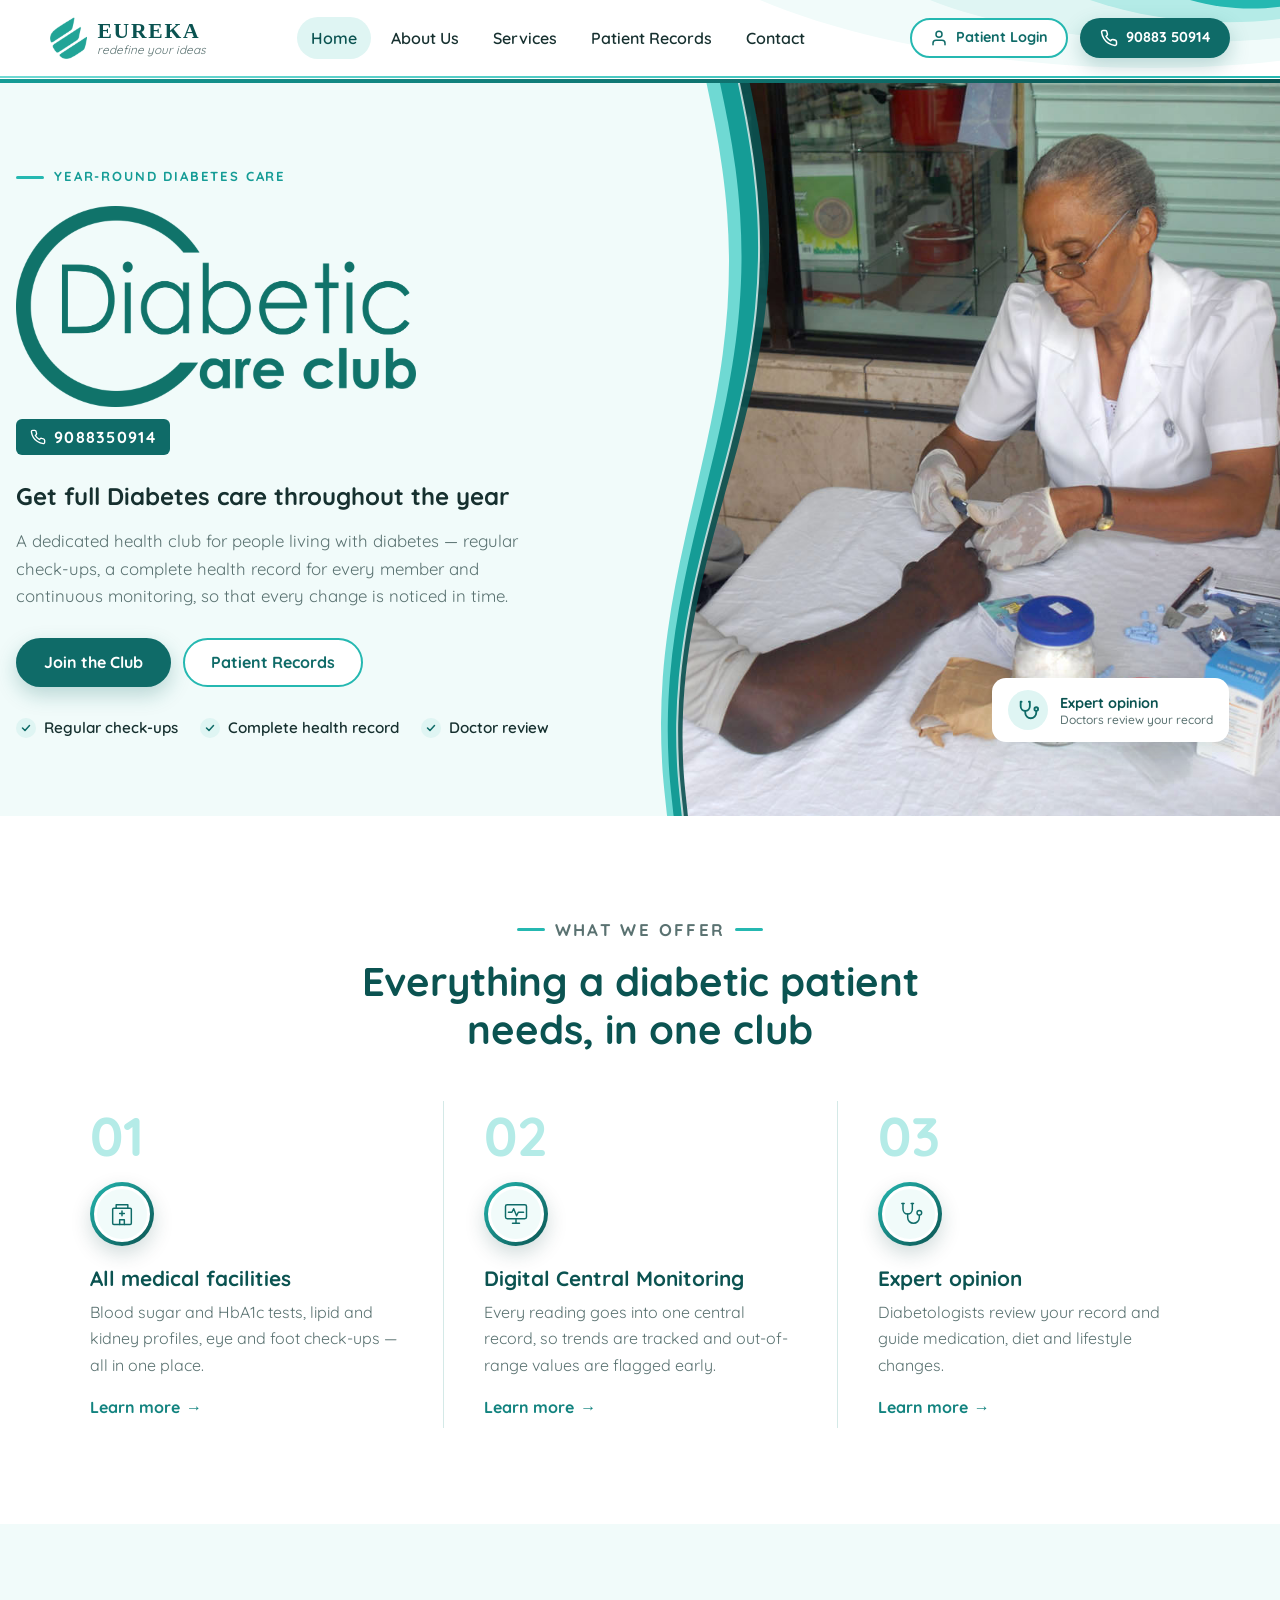
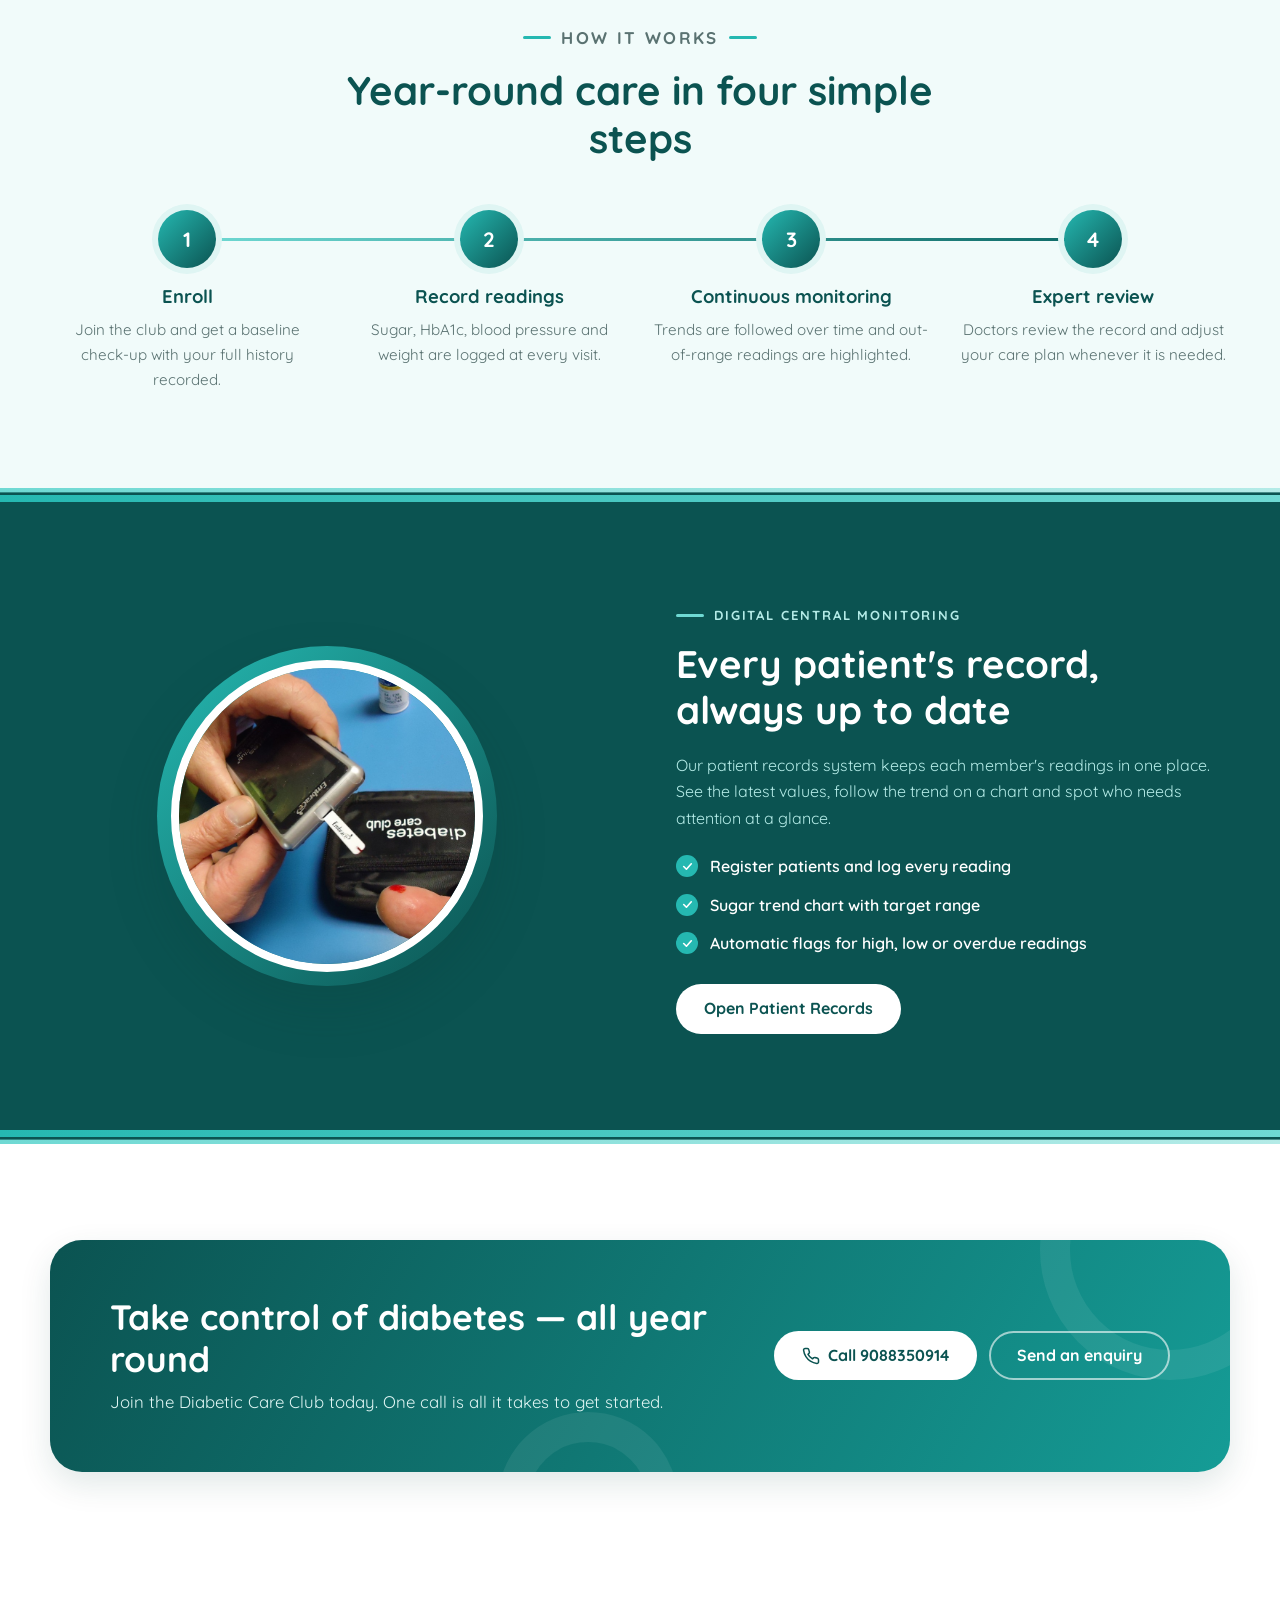
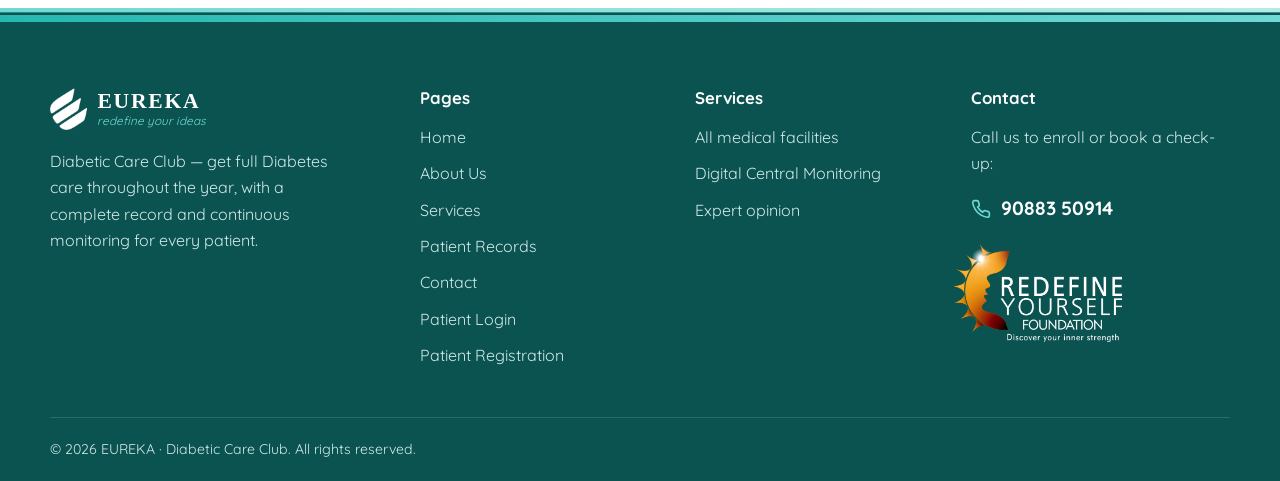
<file: home-design-3.html>
<!DOCTYPE html>
<html lang="en">
<head>
  <meta charset="UTF-8">
  <meta name="viewport" content="width=device-width, initial-scale=1.0">
  <title>Home — Design 3 (Split screen) | Diabetic Care Club | EUREKA</title>
  <meta name="description" content="Diabetic Care Club by EUREKA — full diabetes care throughout the year.">
  <link rel="preconnect" href="https://fonts.googleapis.com">
  <link rel="preconnect" href="https://fonts.gstatic.com" crossorigin>
  <link href="https://fonts.googleapis.com/css2?family=Quicksand:wght@400;500;600;700&display=swap" rel="stylesheet">
  <link rel="icon" type="image/png" href="images/favicon.png">
  <link rel="stylesheet" href="css/style.css">
  <link rel="stylesheet" href="css/home-designs.css">
</head>
<body>

  <!-- ================= Header ================= -->
  <header class="site-header">
    <svg class="header-swoosh" viewBox="0 0 560 80" preserveAspectRatio="none" aria-hidden="true">
      <path d="M40 0 C170 58 380 86 560 64 L560 0 Z" fill="#f1fbfa" />
      <path d="M210 0 C300 38 440 52 560 40 L560 0 Z" fill="#dff5f3" />
      <path d="M370 0 C430 22 500 28 560 20 L560 0 Z" fill="#b4ebe7" />
      <path d="M470 0 C500 9 530 11 560 7 L560 0 Z" fill="#25b8b1" />
    </svg>
    <div class="container header-inner">
      <a href="index.html" class="brand" aria-label="EUREKA — home">
        <img class="brand-mark" src="images/logo.png" alt="" width="232" height="260">
        <span class="brand-text">
          <strong>EUREKA</strong>
          <em>redefine your ideas</em>
        </span>
      </a>

      <nav class="site-nav" id="siteNav" aria-label="Main">
        <ul>
          <li><a href="index.html" class="active" aria-current="page">Home</a></li>
          <li><a href="about.html">About Us</a></li>
          <li><a href="services.html">Services</a></li>
          <li><a href="records.html">Patient Records</a></li>
          <li><a href="contact.html">Contact</a></li>
        </ul>
      </nav>

      <div class="header-actions">
        <a href="login.html" class="btn btn-outline btn-sm btn-login" id="loginBtn">
          <svg viewBox="0 0 24 24" aria-hidden="true"><path d="M20 21v-2a4 4 0 0 0-4-4H8a4 4 0 0 0-4 4v2"/><circle cx="12" cy="7" r="4"/></svg>
          <span class="login-text">Patient Login</span>
        </a>
        <a href="tel:+919088350914" class="btn btn-primary btn-sm btn-call">
          <svg viewBox="0 0 24 24" aria-hidden="true"><path d="M22 16.9v3a2 2 0 0 1-2.2 2 19.8 19.8 0 0 1-8.6-3.1 19.5 19.5 0 0 1-6-6A19.8 19.8 0 0 1 2.1 4.2 2 2 0 0 1 4.1 2h3a2 2 0 0 1 2 1.7c.1.9.4 1.8.7 2.7a2 2 0 0 1-.5 2.1L8 9.8a16 16 0 0 0 6 6l1.3-1.3a2 2 0 0 1 2.1-.4c.9.3 1.8.6 2.7.7a2 2 0 0 1 1.7 2z"/></svg>
          <span class="btn-call-text">90883 50914</span>
        </a>
        <button class="nav-toggle" id="navToggle" aria-label="Open menu" aria-expanded="false" aria-controls="siteNav">
          <span></span><span></span><span></span>
        </button>
      </div>
    </div>
    <div class="header-stripe" aria-hidden="true"></div>
  </header>

  <main>
    <section class="d3-hero">
      <div class="d3-text-side">
        <div class="d3-text">
          
          <p class="eyebrow">Year-round diabetes care</p>
          <h1 class="sr-only">Diabetic Care Club</h1>
          <img class="club-logo" src="images/club-logo.png" alt="" width="1200" height="603">
          <a href="tel:+919088350914" class="phone-tag"><svg viewBox="0 0 24 24" aria-hidden="true"><path d="M22 16.9v3a2 2 0 0 1-2.2 2 19.8 19.8 0 0 1-8.6-3.1 19.5 19.5 0 0 1-6-6A19.8 19.8 0 0 1 2.1 4.2 2 2 0 0 1 4.1 2h3a2 2 0 0 1 2 1.7c.1.9.4 1.8.7 2.7a2 2 0 0 1-.5 2.1L8 9.8a16 16 0 0 0 6 6l1.3-1.3a2 2 0 0 1 2.1-.4c.9.3 1.8.6 2.7.7a2 2 0 0 1 1.7 2z"/></svg> 9088350914</a>
          <p class="d3-tagline">Get full Diabetes care throughout the year</p>
          <p class="d3-desc">A dedicated health club for people living with diabetes — regular check-ups, a complete health record for every member and continuous monitoring, so that every change is noticed in time.</p>
          <div class="d3-actions">
            <a href="contact.html" class="btn btn-primary">Join the Club</a>
            <a href="records.html" class="btn btn-outline">Patient Records</a>
          </div>
          <ul class="hero-points">
            <li>Regular check-ups</li>
            <li>Complete health record</li>
            <li>Doctor review</li>
          </ul>
        </div>
      </div>
      <div class="d3-photo-side">
        <img src="images/sugar-screening.jpg" alt="A nurse checking a patient's blood sugar level">
        <svg class="d3-vwave" viewBox="0 0 140 800" preserveAspectRatio="none" aria-hidden="true">
            <path d="M109.24768702648555 0 C110.8 8.3 115.9 33.3 118.6 50 C121.3 66.7 123.7 83.3 125.6 100 C127.4 116.7 128.8 133.3 129.5 150 C130.2 166.7 130.4 183.3 129.9 200 C129.5 216.7 128.3 233.3 126.7 250 C125.1 266.7 122.8 283.3 120.1 300 C117.4 316.7 114.1 333.3 110.6 350 C107 366.7 103 383.3 99 400 C94.9 416.7 90.5 433.3 86.3 450 C82.1 466.7 77.7 483.3 73.7 500 C69.6 516.7 65.7 533.3 62.2 550 C58.7 566.7 55.5 583.3 52.9 600 C50.2 616.7 48 633.3 46.5 650 C45 666.7 44 683.3 43.7 700 C43.3 716.7 43.6 733.3 44.5 750 C45.4 766.7 48.3 791.7 49 800 L0 800 L0 0 Z" fill="#0b5351" opacity=".9" />
            <path d="M98.44768702648555 0 C100 8.3 105.1 33.3 107.8 50 C110.6 66.7 113.1 83.3 115 100 C116.9 116.7 118.3 133.3 119.2 150 C120 166.7 120.3 183.3 119.9 200 C119.6 216.7 118.6 233.3 117.1 250 C115.7 266.7 113.5 283.3 111 300 C108.5 316.7 105.4 333.3 102 350 C98.7 366.7 94.8 383.3 91 400 C87.1 416.7 82.9 433.3 78.8 450 C74.8 466.7 70.6 483.3 66.7 500 C62.9 516.7 59.1 533.3 55.7 550 C52.4 566.7 49.3 583.3 46.8 600 C44.4 616.7 42.3 633.3 40.8 650 C39.4 666.7 38.5 683.3 38.2 700 C38 716.7 38.4 733.3 39.3 750 C40.2 766.7 43.1 791.7 43.8 800 L0 800 L0 0 Z" fill="#159c96" />
            <path d="M98.44768702648555 0 C100 8.3 105.1 33.3 107.8 50 C110.6 66.7 113.1 83.3 115 100 C116.9 116.7 118.3 133.3 119.2 150 C120 166.7 120.3 183.3 119.9 200 C119.6 216.7 118.6 233.3 117.1 250 C115.7 266.7 113.5 283.3 111 300 C108.5 316.7 105.4 333.3 102 350 C98.7 366.7 94.8 383.3 91 400 C87.1 416.7 82.9 433.3 78.8 450 C74.8 466.7 70.6 483.3 66.7 500 C62.9 516.7 59.1 533.3 55.7 550 C52.4 566.7 49.3 583.3 46.8 600 C44.4 616.7 42.3 633.3 40.8 650 C39.4 666.7 38.5 683.3 38.2 700 C38 716.7 38.4 733.3 39.3 750 C40.2 766.7 43.1 791.7 43.8 800" fill="none" stroke="#ffffff" stroke-opacity=".7" stroke-width="2" vector-effect="non-scaling-stroke" />
            <path d="M79.54768702648555 0 C81.1 8.3 86.2 33.3 89 50 C91.8 66.7 94.4 83.3 96.5 100 C98.5 116.7 100.1 133.3 101.1 150 C102.1 166.7 102.6 183.3 102.5 200 C102.4 216.7 101.7 233.3 100.4 250 C99.2 266.7 97.4 283.3 95.1 300 C92.9 316.7 90.1 333.3 87.1 350 C84 366.7 80.5 383.3 77 400 C73.4 416.7 69.5 433.3 65.8 450 C62.1 466.7 58.2 483.3 54.6 500 C51.1 516.7 47.5 533.3 44.5 550 C41.4 566.7 38.6 583.3 36.3 600 C34 616.7 32.2 633.3 30.9 650 C29.7 666.7 28.9 683.3 28.8 700 C28.6 716.7 29.1 733.3 30.1 750 C31.1 766.7 33.9 791.7 34.7 800 L0 800 L0 0 Z" fill="#6fd9d3" />
            <path d="M66.04768702648555 0 C67.6 8.3 72.7 33.3 75.6 50 C78.5 66.7 81.1 83.3 83.2 100 C85.3 116.7 87.1 133.3 88.2 150 C89.3 166.7 89.9 183.3 90 200 C90 216.7 89.5 233.3 88.5 250 C87.4 266.7 85.8 283.3 83.8 300 C81.8 316.7 79.2 333.3 76.4 350 C73.6 366.7 70.3 383.3 67 400 C63.6 416.7 60 433.3 56.5 450 C53 466.7 49.3 483.3 46 500 C42.6 516.7 39.3 533.3 36.4 550 C33.5 566.7 30.9 583.3 28.8 600 C26.7 616.7 24.9 633.3 23.8 650 C22.7 666.7 22.1 683.3 22 700 C22 716.7 22.5 733.3 23.5 750 C24.6 766.7 27.4 791.7 28.2 800 L0 800 L0 0 Z" fill="#f1fbfa" />
          </svg>
        <svg class="banner-waves" viewBox="0 0 1440 20" preserveAspectRatio="none" aria-hidden="true">
      <defs>
        <linearGradient id="bsA" x1="0" x2="1" y1="0" y2="0"><stop offset="0" stop-color="#6fd9d3" /><stop offset="1" stop-color="#b4ebe7" /></linearGradient>
        <linearGradient id="bsT" x1="0" x2="1" y1="0" y2="0"><stop offset="0" stop-color="#25b8b1" /><stop offset="1" stop-color="#6fd9d3" /></linearGradient>
      </defs>
      <rect x="0" y="0" width="1440" height="5" fill="url(#bsA)" opacity=".7" />
      <rect x="0" y="8" width="1440" height="12" fill="url(#bsT)" />
    </svg>
        <div class="float-chip d3-chip">
            <span class="chip-icon"><svg viewBox="0 0 24 24" aria-hidden="true"><path d="M5 3H4v5a5 5 0 0 0 10 0V3h-1"/><path d="M9 13v2a6 6 0 0 0 12 0v-2"/><circle cx="21" cy="11" r="2"/></svg></span>
            <span>Expert opinion<small>Doctors review your record</small></span>
          </div>
      </div>
    </section>

    <section class="section">
      <div class="container">
        <div class="section-head center">
          <p class="eyebrow">What we offer</p>
          <h2>Everything a diabetic patient needs, in one club</h2>
        </div>
        <div class="d3-pillars">
          <article class="d3-pillar">
            <span class="d3-num">01</span>
            <div class="icon-ring sm"><span class="icon"><svg viewBox="0 0 48 48" aria-hidden="true"><path d="M14 14V8h20v6"/><rect x="8" y="14" width="32" height="28" rx="2"/><path d="M20 42v-8h8v8"/><path d="M24 19v8M20 23h8"/></svg></span></div>
            <h3>All medical facilities</h3>
            <p>Blood sugar and HbA1c tests, lipid and kidney profiles, eye and foot check-ups — all in one place.</p>
            <a href="services.html#facilities" class="link-arrow">Learn more</a>
          </article>
          <article class="d3-pillar">
            <span class="d3-num">02</span>
            <div class="icon-ring sm"><span class="icon"><svg viewBox="0 0 48 48" aria-hidden="true"><rect x="6" y="8" width="36" height="24" rx="3"/><path d="M18 40h12M24 32v8"/><polyline points="11,21 17,21 20,15 25,27 28,21 37,21"/></svg></span></div>
            <h3>Digital Central Monitoring</h3>
            <p>Every reading goes into one central record, so trends are tracked and out-of-range values are flagged early.</p>
            <a href="services.html#monitoring" class="link-arrow">Learn more</a>
          </article>
          <article class="d3-pillar">
            <span class="d3-num">03</span>
            <div class="icon-ring sm"><span class="icon"><svg viewBox="0 0 48 48" aria-hidden="true"><path d="M10 6h4M26 6h4"/><path d="M12 6v10a8 8 0 0 0 16 0V6"/><path d="M20 24v6a10 10 0 0 0 20 0v-4"/><circle cx="40" cy="22" r="4"/></svg></span></div>
            <h3>Expert opinion</h3>
            <p>Diabetologists review your record and guide medication, diet and lifestyle changes.</p>
            <a href="services.html#expert" class="link-arrow">Learn more</a>
          </article>
        </div>
      </div>
    </section>

    <section class="section section-alt">
      <div class="container">
        <div class="section-head center">
          <p class="eyebrow">How it works</p>
          <h2>Year-round care in four simple steps</h2>
        </div>
        <ol class="d3-timeline">
          <li>
            <span class="step-no">1</span>
            <h3>Enroll</h3>
            <p>Join the club and get a baseline check-up with your full history recorded.</p>
          </li>
          <li>
            <span class="step-no">2</span>
            <h3>Record readings</h3>
            <p>Sugar, HbA1c, blood pressure and weight are logged at every visit.</p>
          </li>
          <li>
            <span class="step-no">3</span>
            <h3>Continuous monitoring</h3>
            <p>Trends are followed over time and out-of-range readings are highlighted.</p>
          </li>
          <li>
            <span class="step-no">4</span>
            <h3>Expert review</h3>
            <p>Doctors review the record and adjust your care plan whenever it is needed.</p>
          </li>
        </ol>
      </div>
    </section>

    <section class="band-dark">
      <svg class="band-wave-top" viewBox="0 0 1440 16" preserveAspectRatio="none" aria-hidden="true">
      <defs>
        <linearGradient id="btA" x1="0" x2="1" y1="0" y2="0"><stop offset="0" stop-color="#6fd9d3" /><stop offset="1" stop-color="#b4ebe7" /></linearGradient>
        <linearGradient id="btT" x1="0" x2="1" y1="0" y2="0"><stop offset="0" stop-color="#25b8b1" /><stop offset="1" stop-color="#6fd9d3" /></linearGradient>
      </defs>
      <rect x="0" y="0" width="1440" height="5" fill="url(#btA)" />
      <rect x="0" y="8" width="1440" height="8" fill="url(#btT)" />
    </svg>
      <div class="container split">
        <div class="split-media">
          <div class="ring-photo sm">
            <img src="images/glucometer.jpg" alt="Blood sugar being checked with a glucometer">
          </div>
        </div>
        <div class="split-text">
          <p class="eyebrow">Digital Central Monitoring</p>
          <h2>Every patient's record, always up to date</h2>
          <p>
            Our patient records system keeps each member's readings in one place. See the latest values,
            follow the trend on a chart and spot who needs attention at a glance.
          </p>
          <ul class="checklist">
            <li>Register patients and log every reading</li>
            <li>Sugar trend chart with target range</li>
            <li>Automatic flags for high, low or overdue readings</li>
          </ul>
          <a href="records.html" class="btn btn-light">Open Patient Records</a>
        </div>
      </div>
      <svg class="band-wave-bottom" viewBox="0 0 1440 16" preserveAspectRatio="none" aria-hidden="true">
      <defs>
        <linearGradient id="bbA" x1="0" x2="1" y1="0" y2="0"><stop offset="0" stop-color="#6fd9d3" /><stop offset="1" stop-color="#b4ebe7" /></linearGradient>
        <linearGradient id="bbT" x1="0" x2="1" y1="0" y2="0"><stop offset="0" stop-color="#25b8b1" /><stop offset="1" stop-color="#6fd9d3" /></linearGradient>
      </defs>
      <rect x="0" y="0" width="1440" height="8" fill="url(#bbT)" />
      <rect x="0" y="11" width="1440" height="5" fill="url(#bbA)" />
    </svg>
    </section>

    <section class="section">
      <div class="container">
        <div class="cta-band">
          <div>
            <h2>Take control of diabetes — all year round</h2>
            <p>Join the Diabetic Care Club today. One call is all it takes to get started.</p>
          </div>
          <div class="cta-actions">
            <a href="tel:+919088350914" class="btn btn-light"><svg viewBox="0 0 24 24" aria-hidden="true"><path d="M22 16.9v3a2 2 0 0 1-2.2 2 19.8 19.8 0 0 1-8.6-3.1 19.5 19.5 0 0 1-6-6A19.8 19.8 0 0 1 2.1 4.2 2 2 0 0 1 4.1 2h3a2 2 0 0 1 2 1.7c.1.9.4 1.8.7 2.7a2 2 0 0 1-.5 2.1L8 9.8a16 16 0 0 0 6 6l1.3-1.3a2 2 0 0 1 2.1-.4c.9.3 1.8.6 2.7.7a2 2 0 0 1 1.7 2z"/></svg> Call 9088350914</a>
            <a href="contact.html" class="btn btn-ghost-light">Send an enquiry</a>
          </div>
        </div>
      </div>
    </section>
  </main>

  <!-- ================= Footer ================= -->
  <footer class="site-footer">
    <svg class="footer-wave" viewBox="0 0 1440 16" preserveAspectRatio="none" aria-hidden="true">
      <defs>
        <linearGradient id="ftA" x1="0" x2="1" y1="0" y2="0"><stop offset="0" stop-color="#6fd9d3" /><stop offset="1" stop-color="#b4ebe7" /></linearGradient>
        <linearGradient id="ftT" x1="0" x2="1" y1="0" y2="0"><stop offset="0" stop-color="#25b8b1" /><stop offset="1" stop-color="#6fd9d3" /></linearGradient>
      </defs>
      <rect x="0" y="0" width="1440" height="5" fill="url(#ftA)" />
      <rect x="0" y="8" width="1440" height="8" fill="url(#ftT)" />
    </svg>
    <div class="container footer-grid">
      <div>
        <a href="index.html" class="brand brand-light" aria-label="EUREKA — home">
          <img class="brand-mark" src="images/logo-white.png" alt="" width="232" height="260">
          <span class="brand-text">
            <strong>EUREKA</strong>
            <em>redefine your ideas</em>
          </span>
        </a>
        <p class="footer-about">Diabetic Care Club — get full Diabetes care throughout the year, with a complete record and continuous monitoring for every patient.</p>
      </div>
      <div>
        <h4>Pages</h4>
        <ul class="footer-links">
          <li><a href="index.html">Home</a></li>
          <li><a href="about.html">About Us</a></li>
          <li><a href="services.html">Services</a></li>
          <li><a href="records.html">Patient Records</a></li>
          <li><a href="contact.html">Contact</a></li>
          <li><a href="login.html">Patient Login</a></li>
          <li><a href="register.html">Patient Registration</a></li>
        </ul>
      </div>
      <div>
        <h4>Services</h4>
        <ul class="footer-links">
          <li><a href="services.html#facilities">All medical facilities</a></li>
          <li><a href="services.html#monitoring">Digital Central Monitoring</a></li>
          <li><a href="services.html#expert">Expert opinion</a></li>
        </ul>
      </div>
      <div>
        <h4>Contact</h4>
        <p>Call us to enroll or book a check-up:</p>
        <a href="tel:+919088350914" class="footer-phone"><svg viewBox="0 0 24 24" aria-hidden="true"><path d="M22 16.9v3a2 2 0 0 1-2.2 2 19.8 19.8 0 0 1-8.6-3.1 19.5 19.5 0 0 1-6-6A19.8 19.8 0 0 1 2.1 4.2 2 2 0 0 1 4.1 2h3a2 2 0 0 1 2 1.7c.1.9.4 1.8.7 2.7a2 2 0 0 1-.5 2.1L8 9.8a16 16 0 0 0 6 6l1.3-1.3a2 2 0 0 1 2.1-.4c.9.3 1.8.6 2.7.7a2 2 0 0 1 1.7 2z"/></svg> 90883 50914</a>
        <img class="footer-partner" src="images/redefine-yourself-logo.png" alt="Redefine Yourself Foundation — Discover your inner strength" width="600" height="347" loading="lazy">
      </div>
    </div>
    <div class="container footer-bottom">
      <p>&copy; <span id="year"></span> EUREKA · Diabetic Care Club. All rights reserved.</p>
    </div>
  </footer>

  <script src="js/main.js"></script>
</body>
</html>
</file>
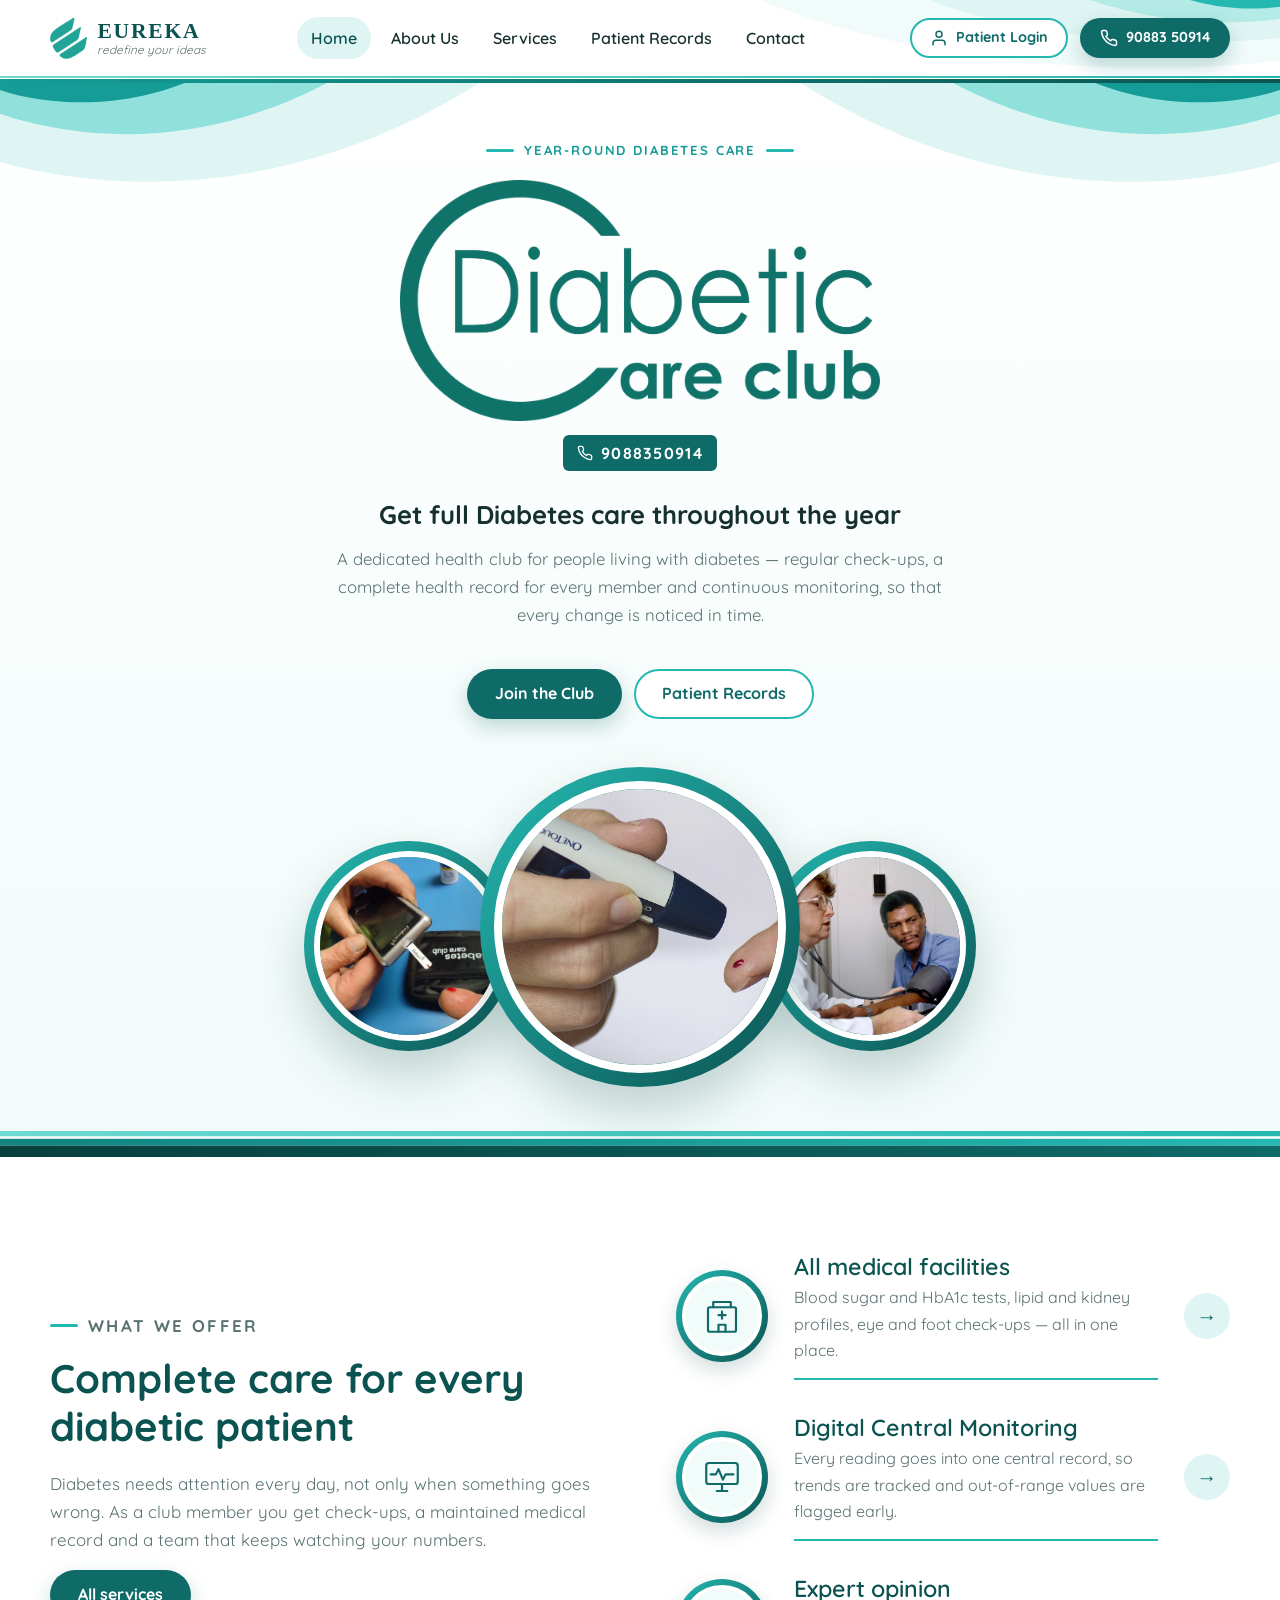
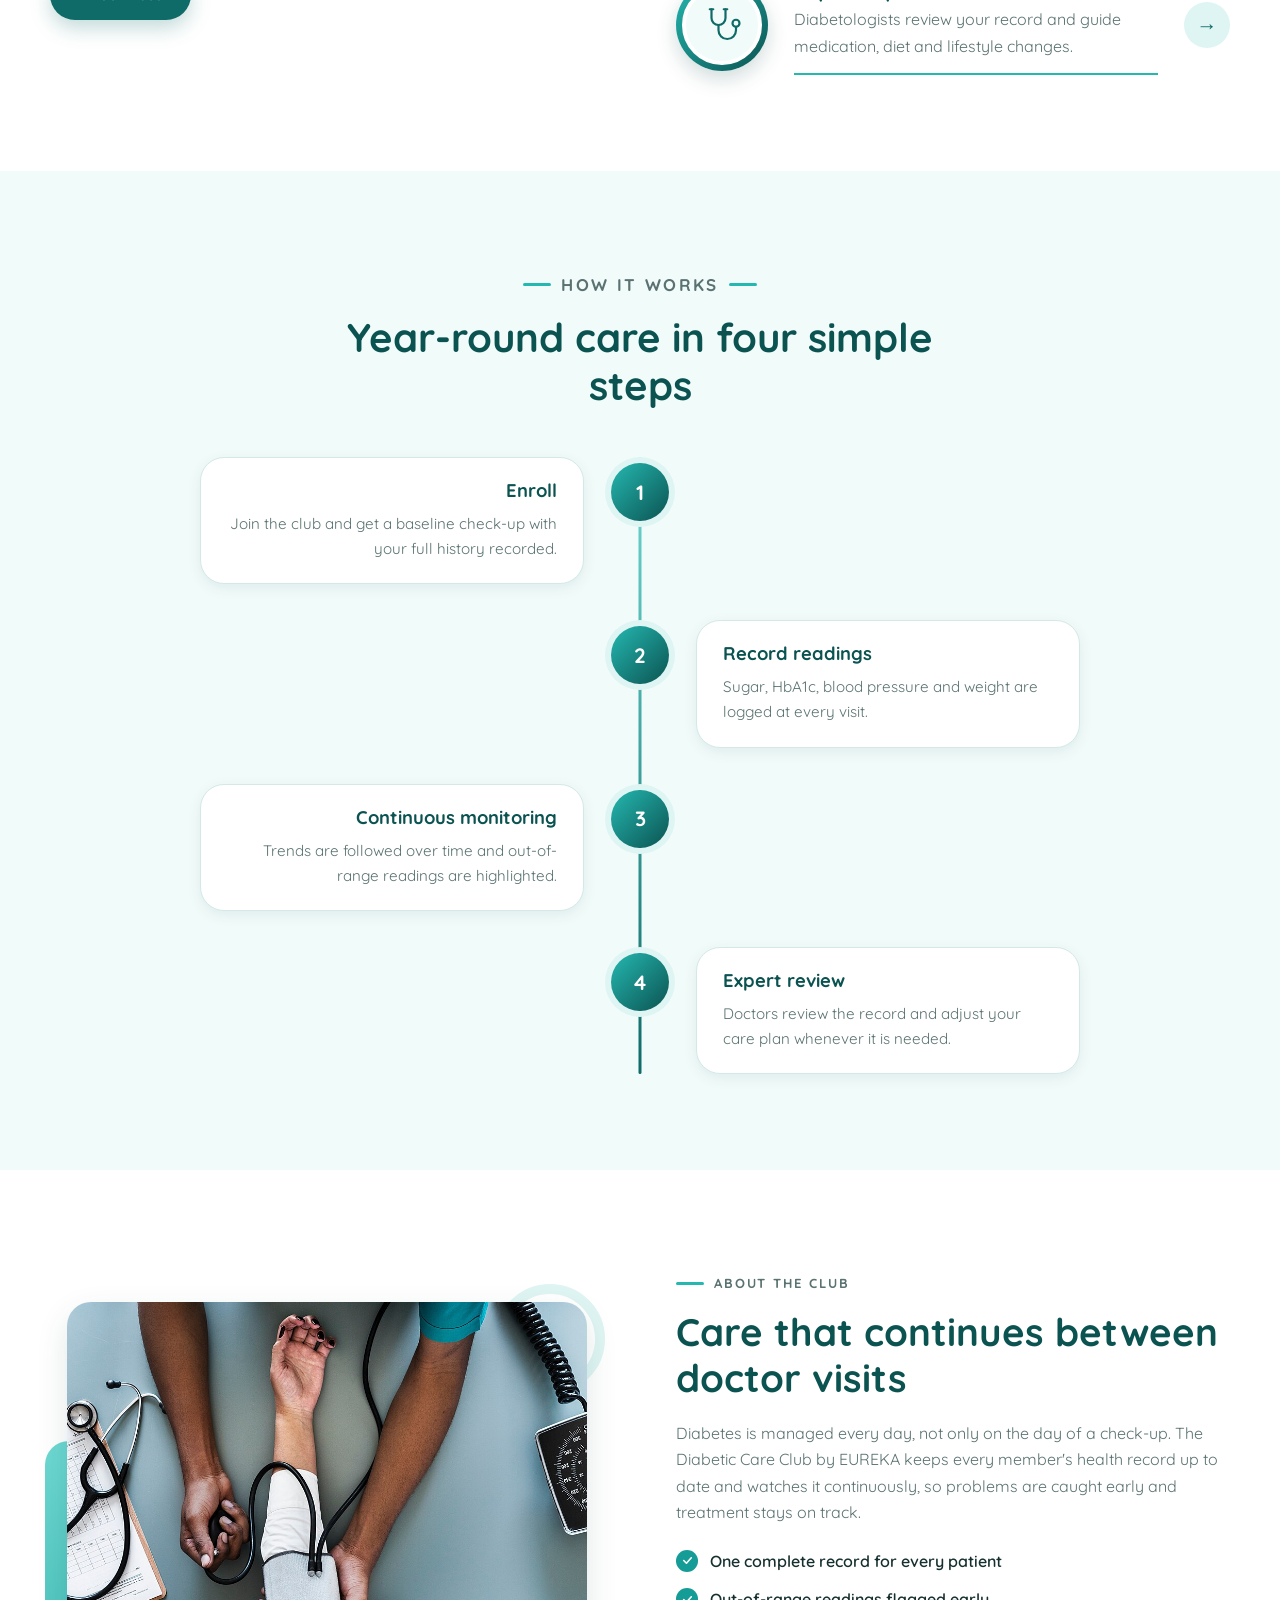
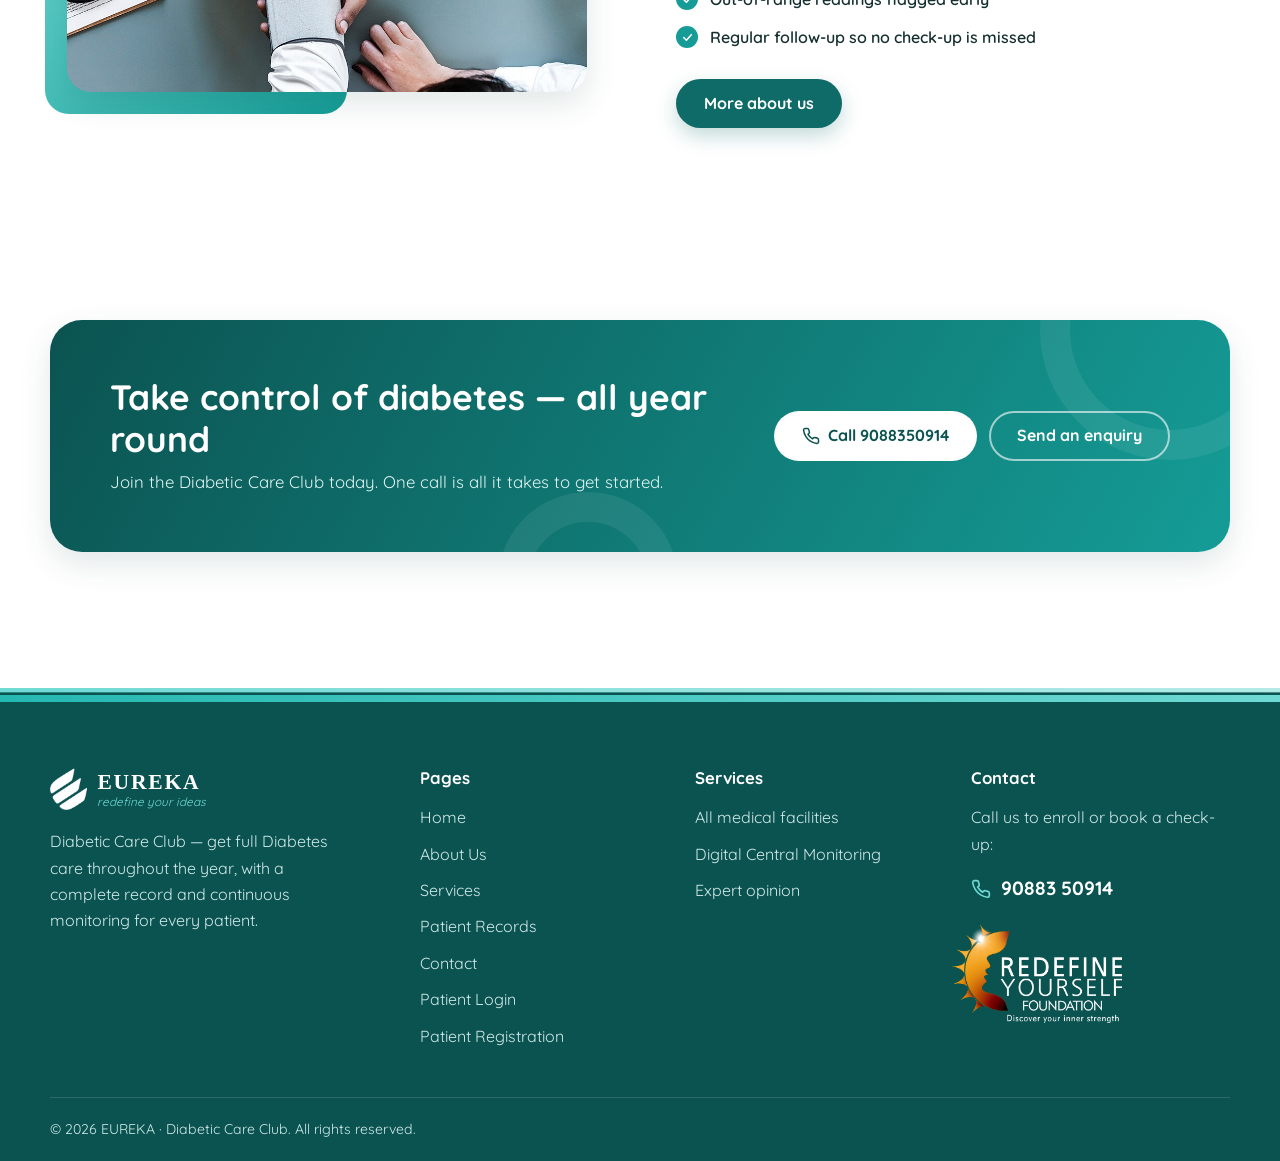
<file: home-design-4.html>
<!DOCTYPE html>
<html lang="en">
<head>
  <meta charset="UTF-8">
  <meta name="viewport" content="width=device-width, initial-scale=1.0">
  <title>Home — Design 4 (Clean & centred) | Diabetic Care Club | EUREKA</title>
  <meta name="description" content="Diabetic Care Club by EUREKA — full diabetes care throughout the year.">
  <link rel="preconnect" href="https://fonts.googleapis.com">
  <link rel="preconnect" href="https://fonts.gstatic.com" crossorigin>
  <link href="https://fonts.googleapis.com/css2?family=Quicksand:wght@400;500;600;700&display=swap" rel="stylesheet">
  <link rel="icon" type="image/png" href="images/favicon.png">
  <link rel="stylesheet" href="css/style.css">
  <link rel="stylesheet" href="css/home-designs.css">
</head>
<body>

  <!-- ================= Header ================= -->
  <header class="site-header">
    <svg class="header-swoosh" viewBox="0 0 560 80" preserveAspectRatio="none" aria-hidden="true">
      <path d="M40 0 C170 58 380 86 560 64 L560 0 Z" fill="#f1fbfa" />
      <path d="M210 0 C300 38 440 52 560 40 L560 0 Z" fill="#dff5f3" />
      <path d="M370 0 C430 22 500 28 560 20 L560 0 Z" fill="#b4ebe7" />
      <path d="M470 0 C500 9 530 11 560 7 L560 0 Z" fill="#25b8b1" />
    </svg>
    <div class="container header-inner">
      <a href="index.html" class="brand" aria-label="EUREKA — home">
        <img class="brand-mark" src="images/logo.png" alt="" width="232" height="260">
        <span class="brand-text">
          <strong>EUREKA</strong>
          <em>redefine your ideas</em>
        </span>
      </a>

      <nav class="site-nav" id="siteNav" aria-label="Main">
        <ul>
          <li><a href="index.html" class="active" aria-current="page">Home</a></li>
          <li><a href="about.html">About Us</a></li>
          <li><a href="services.html">Services</a></li>
          <li><a href="records.html">Patient Records</a></li>
          <li><a href="contact.html">Contact</a></li>
        </ul>
      </nav>

      <div class="header-actions">
        <a href="login.html" class="btn btn-outline btn-sm btn-login" id="loginBtn">
          <svg viewBox="0 0 24 24" aria-hidden="true"><path d="M20 21v-2a4 4 0 0 0-4-4H8a4 4 0 0 0-4 4v2"/><circle cx="12" cy="7" r="4"/></svg>
          <span class="login-text">Patient Login</span>
        </a>
        <a href="tel:+919088350914" class="btn btn-primary btn-sm btn-call">
          <svg viewBox="0 0 24 24" aria-hidden="true"><path d="M22 16.9v3a2 2 0 0 1-2.2 2 19.8 19.8 0 0 1-8.6-3.1 19.5 19.5 0 0 1-6-6A19.8 19.8 0 0 1 2.1 4.2 2 2 0 0 1 4.1 2h3a2 2 0 0 1 2 1.7c.1.9.4 1.8.7 2.7a2 2 0 0 1-.5 2.1L8 9.8a16 16 0 0 0 6 6l1.3-1.3a2 2 0 0 1 2.1-.4c.9.3 1.8.6 2.7.7a2 2 0 0 1 1.7 2z"/></svg>
          <span class="btn-call-text">90883 50914</span>
        </a>
        <button class="nav-toggle" id="navToggle" aria-label="Open menu" aria-expanded="false" aria-controls="siteNav">
          <span></span><span></span><span></span>
        </button>
      </div>
    </div>
    <div class="header-stripe" aria-hidden="true"></div>
  </header>

  <main>
    <section class="d4-hero">
      <svg class="hero-swoosh" viewBox="0 0 640 320" preserveAspectRatio="none" aria-hidden="true">
      <path d="M150 0 C300 100 480 130 640 86 L640 0 Z" fill="#dff5f3" />
      <path d="M300 0 C410 62 530 74 640 38 L640 0 Z" fill="#6fd9d3" opacity=".7" />
      <path d="M440 0 C500 30 580 34 640 14 L640 0 Z" fill="#159c96" />
    </svg>
      <svg class="hero-swoosh d4-swoosh-left" viewBox="0 0 640 320" preserveAspectRatio="none" aria-hidden="true">
      <path d="M150 0 C300 100 480 130 640 86 L640 0 Z" fill="#dff5f3" />
      <path d="M300 0 C410 62 530 74 640 38 L640 0 Z" fill="#6fd9d3" opacity=".7" />
      <path d="M440 0 C500 30 580 34 640 14 L640 0 Z" fill="#159c96" />
    </svg>
      <div class="container d4-inner">
        
          <p class="eyebrow">Year-round diabetes care</p>
          <h1 class="sr-only">Diabetic Care Club</h1>
          <img class="club-logo center" src="images/club-logo.png" alt="" width="1200" height="603">
          <a href="tel:+919088350914" class="phone-tag"><svg viewBox="0 0 24 24" aria-hidden="true"><path d="M22 16.9v3a2 2 0 0 1-2.2 2 19.8 19.8 0 0 1-8.6-3.1 19.5 19.5 0 0 1-6-6A19.8 19.8 0 0 1 2.1 4.2 2 2 0 0 1 4.1 2h3a2 2 0 0 1 2 1.7c.1.9.4 1.8.7 2.7a2 2 0 0 1-.5 2.1L8 9.8a16 16 0 0 0 6 6l1.3-1.3a2 2 0 0 1 2.1-.4c.9.3 1.8.6 2.7.7a2 2 0 0 1 1.7 2z"/></svg> 9088350914</a>
          <p class="d4-tagline">Get full Diabetes care throughout the year</p>
          <p class="d4-desc">A dedicated health club for people living with diabetes — regular check-ups, a complete health record for every member and continuous monitoring, so that every change is noticed in time.</p>
        <div class="d4-actions">
          <a href="contact.html" class="btn btn-primary">Join the Club</a>
          <a href="records.html" class="btn btn-outline">Patient Records</a>
        </div>
      </div>
      <div class="d4-collage">
        <div class="ring-photo d4-side"><img src="images/glucometer.jpg" alt="Blood sugar being checked with a glucometer"></div>
        <div class="ring-photo d4-center"><img src="images/blood-sugar-test.jpg" alt="A finger-prick blood sugar test"></div>
        <div class="ring-photo d4-side"><img src="images/health-checkup.jpg" alt="A health worker checking a patient's blood pressure"></div>
      </div>
      <svg class="hero-waves" viewBox="0 0 1440 30" preserveAspectRatio="none" aria-hidden="true">
      <defs>
        <linearGradient id="hsA" x1="0" x2="1" y1="0" y2="0"><stop offset="0" stop-color="#6fd9d3" /><stop offset="1" stop-color="#25b8b1" /></linearGradient>
        <linearGradient id="hsT" x1="0" x2="1" y1="0" y2="0"><stop offset="0" stop-color="#12837f" /><stop offset="1" stop-color="#25b8b1" /></linearGradient>
        <linearGradient id="hsD" x1="0" x2="1" y1="0" y2="0"><stop offset="0" stop-color="#083f3d" /><stop offset="1" stop-color="#0f6b68" /></linearGradient>
      </defs>
      <rect x="0" y="0" width="1440" height="6" fill="url(#hsA)" />
      <rect x="0" y="9" width="1440" height="8" fill="url(#hsT)" />
      <rect x="0" y="17" width="1440" height="13" fill="url(#hsD)" />
    </svg>
    </section>

    <section class="section">
      <div class="container split d4-services">
        <div class="section-head">
          <p class="eyebrow">What we offer</p>
          <h2>Complete care for every diabetic patient</h2>
          <p>
            Diabetes needs attention every day, not only when something goes wrong. As a club member you
            get check-ups, a maintained medical record and a team that keeps watching your numbers.
          </p>
          <a href="services.html" class="btn btn-primary">All services</a>
        </div>
        <ul class="poster-list">
          <li class="poster-item">
            <div class="icon-ring"><span class="icon"><svg viewBox="0 0 48 48" aria-hidden="true"><path d="M14 14V8h20v6"/><rect x="8" y="14" width="32" height="28" rx="2"/><path d="M20 42v-8h8v8"/><path d="M24 19v8M20 23h8"/></svg></span></div>
            <div class="poster-body">
              <h3>All medical facilities</h3>
              <p>Blood sugar and HbA1c tests, lipid and kidney profiles, eye and foot check-ups — all in one place.</p>
            </div>
            <a href="services.html#facilities" class="poster-arrow" aria-label="Learn more about All medical facilities">→</a>
          </li>
          <li class="poster-item">
            <div class="icon-ring"><span class="icon"><svg viewBox="0 0 48 48" aria-hidden="true"><rect x="6" y="8" width="36" height="24" rx="3"/><path d="M18 40h12M24 32v8"/><polyline points="11,21 17,21 20,15 25,27 28,21 37,21"/></svg></span></div>
            <div class="poster-body">
              <h3>Digital Central Monitoring</h3>
              <p>Every reading goes into one central record, so trends are tracked and out-of-range values are flagged early.</p>
            </div>
            <a href="services.html#monitoring" class="poster-arrow" aria-label="Learn more about Digital Central Monitoring">→</a>
          </li>
          <li class="poster-item">
            <div class="icon-ring"><span class="icon"><svg viewBox="0 0 48 48" aria-hidden="true"><path d="M10 6h4M26 6h4"/><path d="M12 6v10a8 8 0 0 0 16 0V6"/><path d="M20 24v6a10 10 0 0 0 20 0v-4"/><circle cx="40" cy="22" r="4"/></svg></span></div>
            <div class="poster-body">
              <h3>Expert opinion</h3>
              <p>Diabetologists review your record and guide medication, diet and lifestyle changes.</p>
            </div>
            <a href="services.html#expert" class="poster-arrow" aria-label="Learn more about Expert opinion">→</a>
          </li>
        </ul>
      </div>
    </section>

    <section class="section section-alt">
      <div class="container">
        <div class="section-head center">
          <p class="eyebrow">How it works</p>
          <h2>Year-round care in four simple steps</h2>
        </div>
        <ol class="d4-timeline">
          <li>
            <span class="step-no">1</span>
            <div class="d4-tl-card">
              <h3>Enroll</h3>
              <p>Join the club and get a baseline check-up with your full history recorded.</p>
            </div>
          </li>
          <li>
            <span class="step-no">2</span>
            <div class="d4-tl-card">
              <h3>Record readings</h3>
              <p>Sugar, HbA1c, blood pressure and weight are logged at every visit.</p>
            </div>
          </li>
          <li>
            <span class="step-no">3</span>
            <div class="d4-tl-card">
              <h3>Continuous monitoring</h3>
              <p>Trends are followed over time and out-of-range readings are highlighted.</p>
            </div>
          </li>
          <li>
            <span class="step-no">4</span>
            <div class="d4-tl-card">
              <h3>Expert review</h3>
              <p>Doctors review the record and adjust your care plan whenever it is needed.</p>
            </div>
          </li>
        </ol>
      </div>
    </section>

    <section class="section">
      <div class="container split">
        <div class="split-media">
          <div class="photo-frame">
            <img src="images/expert-care.jpg" alt="A doctor measuring a patient's blood pressure">
          </div>
        </div>
        <div class="split-text">
          <p class="eyebrow">About the club</p>
          <h2>Care that continues between doctor visits</h2>
          <p>
            Diabetes is managed every day, not only on the day of a check-up. The Diabetic Care Club by
            EUREKA keeps every member's health record up to date and watches it continuously, so problems
            are caught early and treatment stays on track.
          </p>
          <ul class="checklist">
            <li>One complete record for every patient</li>
            <li>Out-of-range readings flagged early</li>
            <li>Regular follow-up so no check-up is missed</li>
          </ul>
          <a href="about.html" class="btn btn-primary">More about us</a>
        </div>
      </div>
    </section>

    <section class="section">
      <div class="container">
        <div class="cta-band">
          <div>
            <h2>Take control of diabetes — all year round</h2>
            <p>Join the Diabetic Care Club today. One call is all it takes to get started.</p>
          </div>
          <div class="cta-actions">
            <a href="tel:+919088350914" class="btn btn-light"><svg viewBox="0 0 24 24" aria-hidden="true"><path d="M22 16.9v3a2 2 0 0 1-2.2 2 19.8 19.8 0 0 1-8.6-3.1 19.5 19.5 0 0 1-6-6A19.8 19.8 0 0 1 2.1 4.2 2 2 0 0 1 4.1 2h3a2 2 0 0 1 2 1.7c.1.9.4 1.8.7 2.7a2 2 0 0 1-.5 2.1L8 9.8a16 16 0 0 0 6 6l1.3-1.3a2 2 0 0 1 2.1-.4c.9.3 1.8.6 2.7.7a2 2 0 0 1 1.7 2z"/></svg> Call 9088350914</a>
            <a href="contact.html" class="btn btn-ghost-light">Send an enquiry</a>
          </div>
        </div>
      </div>
    </section>
  </main>

  <!-- ================= Footer ================= -->
  <footer class="site-footer">
    <svg class="footer-wave" viewBox="0 0 1440 16" preserveAspectRatio="none" aria-hidden="true">
      <defs>
        <linearGradient id="ftA" x1="0" x2="1" y1="0" y2="0"><stop offset="0" stop-color="#6fd9d3" /><stop offset="1" stop-color="#b4ebe7" /></linearGradient>
        <linearGradient id="ftT" x1="0" x2="1" y1="0" y2="0"><stop offset="0" stop-color="#25b8b1" /><stop offset="1" stop-color="#6fd9d3" /></linearGradient>
      </defs>
      <rect x="0" y="0" width="1440" height="5" fill="url(#ftA)" />
      <rect x="0" y="8" width="1440" height="8" fill="url(#ftT)" />
    </svg>
    <div class="container footer-grid">
      <div>
        <a href="index.html" class="brand brand-light" aria-label="EUREKA — home">
          <img class="brand-mark" src="images/logo-white.png" alt="" width="232" height="260">
          <span class="brand-text">
            <strong>EUREKA</strong>
            <em>redefine your ideas</em>
          </span>
        </a>
        <p class="footer-about">Diabetic Care Club — get full Diabetes care throughout the year, with a complete record and continuous monitoring for every patient.</p>
      </div>
      <div>
        <h4>Pages</h4>
        <ul class="footer-links">
          <li><a href="index.html">Home</a></li>
          <li><a href="about.html">About Us</a></li>
          <li><a href="services.html">Services</a></li>
          <li><a href="records.html">Patient Records</a></li>
          <li><a href="contact.html">Contact</a></li>
          <li><a href="login.html">Patient Login</a></li>
          <li><a href="register.html">Patient Registration</a></li>
        </ul>
      </div>
      <div>
        <h4>Services</h4>
        <ul class="footer-links">
          <li><a href="services.html#facilities">All medical facilities</a></li>
          <li><a href="services.html#monitoring">Digital Central Monitoring</a></li>
          <li><a href="services.html#expert">Expert opinion</a></li>
        </ul>
      </div>
      <div>
        <h4>Contact</h4>
        <p>Call us to enroll or book a check-up:</p>
        <a href="tel:+919088350914" class="footer-phone"><svg viewBox="0 0 24 24" aria-hidden="true"><path d="M22 16.9v3a2 2 0 0 1-2.2 2 19.8 19.8 0 0 1-8.6-3.1 19.5 19.5 0 0 1-6-6A19.8 19.8 0 0 1 2.1 4.2 2 2 0 0 1 4.1 2h3a2 2 0 0 1 2 1.7c.1.9.4 1.8.7 2.7a2 2 0 0 1-.5 2.1L8 9.8a16 16 0 0 0 6 6l1.3-1.3a2 2 0 0 1 2.1-.4c.9.3 1.8.6 2.7.7a2 2 0 0 1 1.7 2z"/></svg> 90883 50914</a>
        <img class="footer-partner" src="images/redefine-yourself-logo.png" alt="Redefine Yourself Foundation — Discover your inner strength" width="600" height="347" loading="lazy">
      </div>
    </div>
    <div class="container footer-bottom">
      <p>&copy; <span id="year"></span> EUREKA · Diabetic Care Club. All rights reserved.</p>
    </div>
  </footer>

  <script src="js/main.js"></script>
</body>
</html>
</file>
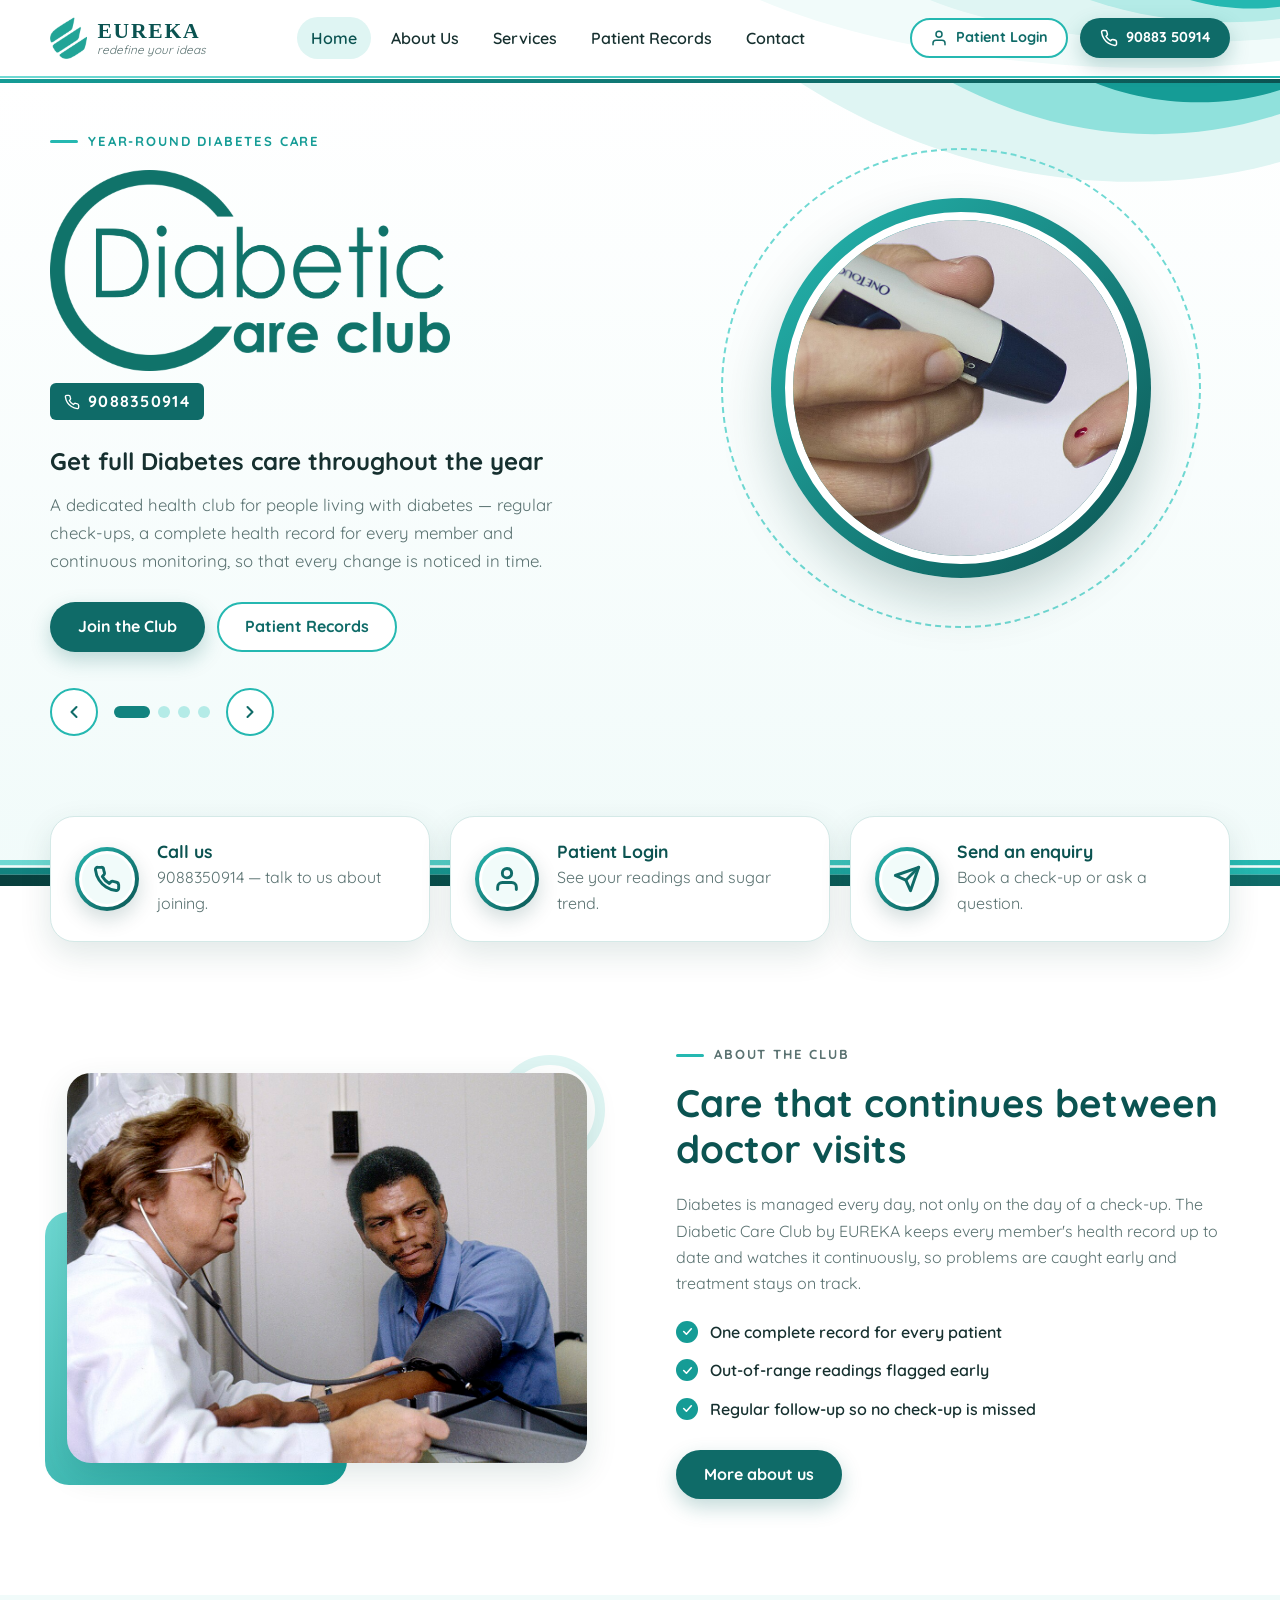
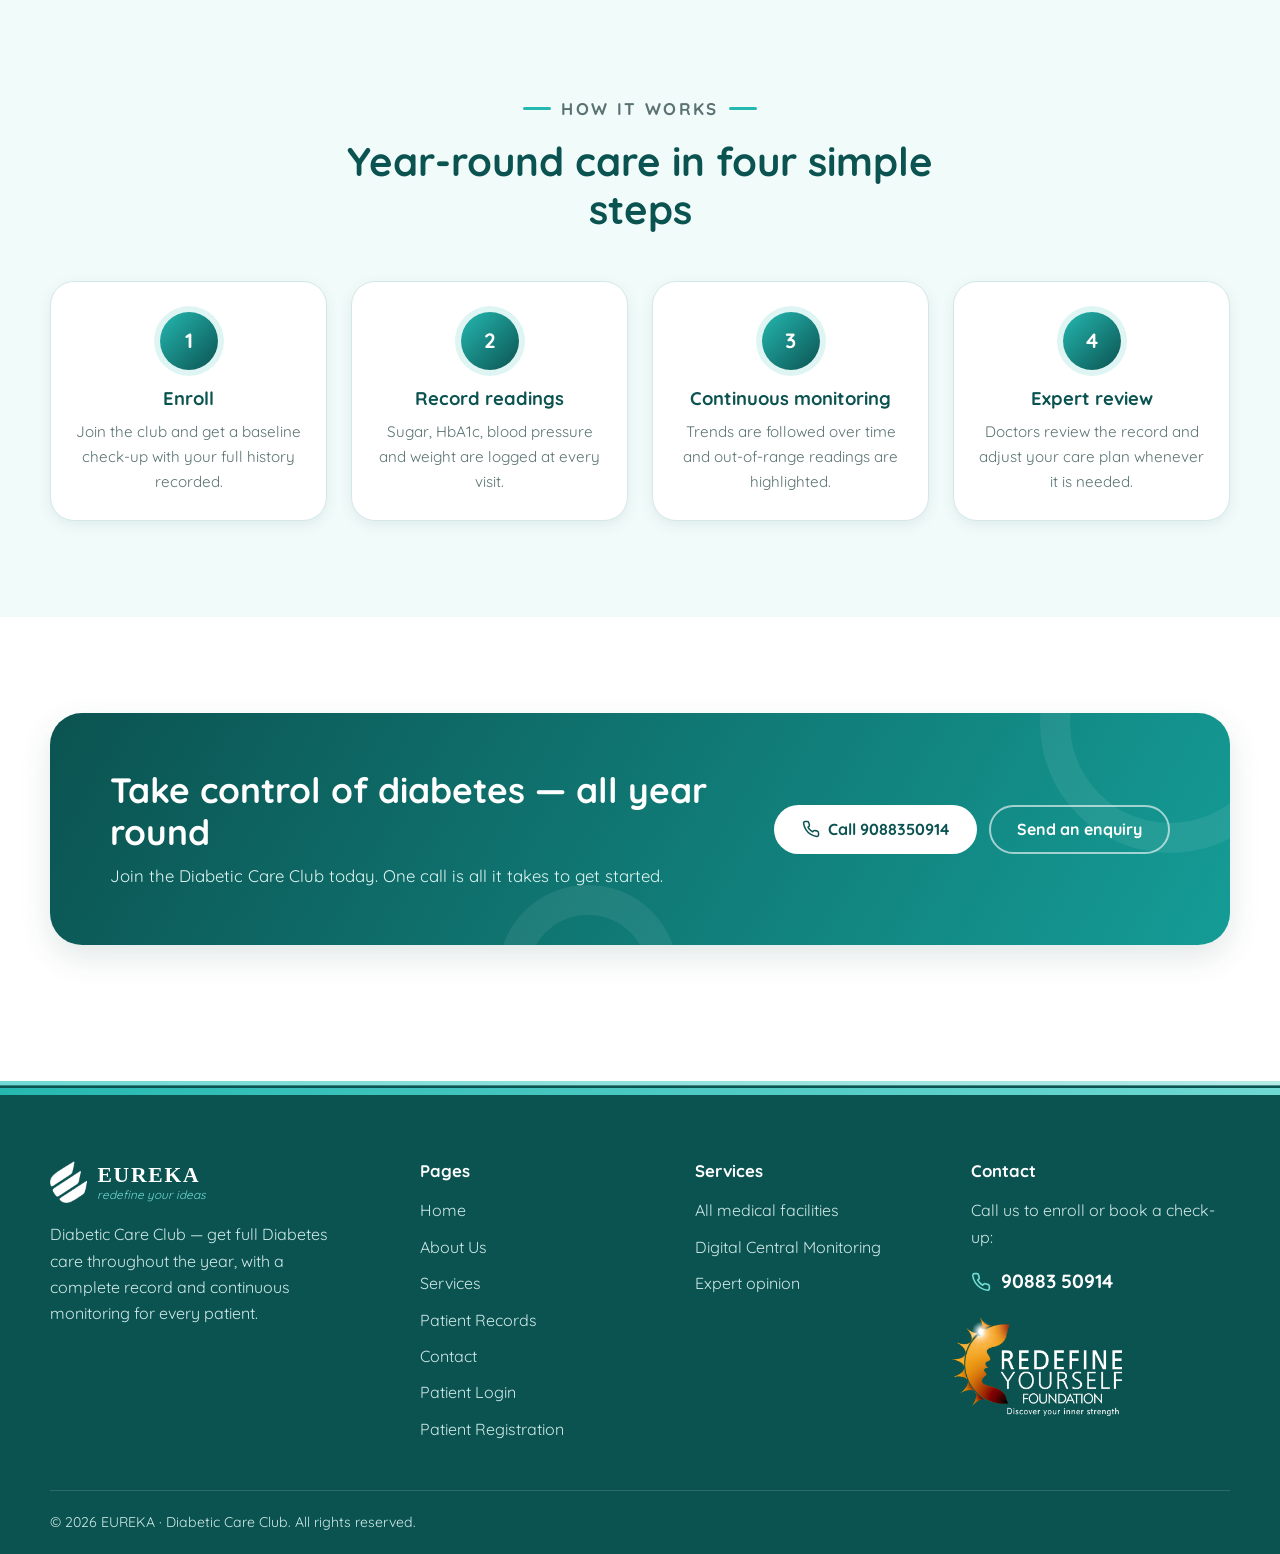
<file: home-design-5.html>
<!DOCTYPE html>
<html lang="en">
<head>
  <meta charset="UTF-8">
  <meta name="viewport" content="width=device-width, initial-scale=1.0">
  <title>Home — Design 5 (Slider) | Diabetic Care Club | EUREKA</title>
  <meta name="description" content="Diabetic Care Club by EUREKA — full diabetes care throughout the year.">
  <link rel="preconnect" href="https://fonts.googleapis.com">
  <link rel="preconnect" href="https://fonts.gstatic.com" crossorigin>
  <link href="https://fonts.googleapis.com/css2?family=Quicksand:wght@400;500;600;700&display=swap" rel="stylesheet">
  <link rel="icon" type="image/png" href="images/favicon.png">
  <link rel="stylesheet" href="css/style.css">
  <link rel="stylesheet" href="css/home-designs.css">
</head>
<body>

  <!-- ================= Header ================= -->
  <header class="site-header">
    <svg class="header-swoosh" viewBox="0 0 560 80" preserveAspectRatio="none" aria-hidden="true">
      <path d="M40 0 C170 58 380 86 560 64 L560 0 Z" fill="#f1fbfa" />
      <path d="M210 0 C300 38 440 52 560 40 L560 0 Z" fill="#dff5f3" />
      <path d="M370 0 C430 22 500 28 560 20 L560 0 Z" fill="#b4ebe7" />
      <path d="M470 0 C500 9 530 11 560 7 L560 0 Z" fill="#25b8b1" />
    </svg>
    <div class="container header-inner">
      <a href="index.html" class="brand" aria-label="EUREKA — home">
        <img class="brand-mark" src="images/logo.png" alt="" width="232" height="260">
        <span class="brand-text">
          <strong>EUREKA</strong>
          <em>redefine your ideas</em>
        </span>
      </a>

      <nav class="site-nav" id="siteNav" aria-label="Main">
        <ul>
          <li><a href="index.html" class="active" aria-current="page">Home</a></li>
          <li><a href="about.html">About Us</a></li>
          <li><a href="services.html">Services</a></li>
          <li><a href="records.html">Patient Records</a></li>
          <li><a href="contact.html">Contact</a></li>
        </ul>
      </nav>

      <div class="header-actions">
        <a href="login.html" class="btn btn-outline btn-sm btn-login" id="loginBtn">
          <svg viewBox="0 0 24 24" aria-hidden="true"><path d="M20 21v-2a4 4 0 0 0-4-4H8a4 4 0 0 0-4 4v2"/><circle cx="12" cy="7" r="4"/></svg>
          <span class="login-text">Patient Login</span>
        </a>
        <a href="tel:+919088350914" class="btn btn-primary btn-sm btn-call">
          <svg viewBox="0 0 24 24" aria-hidden="true"><path d="M22 16.9v3a2 2 0 0 1-2.2 2 19.8 19.8 0 0 1-8.6-3.1 19.5 19.5 0 0 1-6-6A19.8 19.8 0 0 1 2.1 4.2 2 2 0 0 1 4.1 2h3a2 2 0 0 1 2 1.7c.1.9.4 1.8.7 2.7a2 2 0 0 1-.5 2.1L8 9.8a16 16 0 0 0 6 6l1.3-1.3a2 2 0 0 1 2.1-.4c.9.3 1.8.6 2.7.7a2 2 0 0 1 1.7 2z"/></svg>
          <span class="btn-call-text">90883 50914</span>
        </a>
        <button class="nav-toggle" id="navToggle" aria-label="Open menu" aria-expanded="false" aria-controls="siteNav">
          <span></span><span></span><span></span>
        </button>
      </div>
    </div>
    <div class="header-stripe" aria-hidden="true"></div>
  </header>

  <main>
    <section class="d5-hero" data-slider aria-roledescription="carousel" aria-label="Diabetic Care Club highlights">
      <svg class="hero-swoosh" viewBox="0 0 640 320" preserveAspectRatio="none" aria-hidden="true">
      <path d="M150 0 C300 100 480 130 640 86 L640 0 Z" fill="#dff5f3" />
      <path d="M300 0 C410 62 530 74 640 38 L640 0 Z" fill="#6fd9d3" opacity=".7" />
      <path d="M440 0 C500 30 580 34 640 14 L640 0 Z" fill="#159c96" />
    </svg>
      <div class="container d5-inner">
        <div class="d5-slides">
          <article class="d5-slide is-active" aria-roledescription="slide" aria-label="1 of 4">
            <div class="d5-text">
              
          <p class="eyebrow">Year-round diabetes care</p>
          <h1 class="sr-only">Diabetic Care Club</h1>
          <img class="club-logo" src="images/club-logo.png" alt="" width="1200" height="603">
          <a href="tel:+919088350914" class="phone-tag"><svg viewBox="0 0 24 24" aria-hidden="true"><path d="M22 16.9v3a2 2 0 0 1-2.2 2 19.8 19.8 0 0 1-8.6-3.1 19.5 19.5 0 0 1-6-6A19.8 19.8 0 0 1 2.1 4.2 2 2 0 0 1 4.1 2h3a2 2 0 0 1 2 1.7c.1.9.4 1.8.7 2.7a2 2 0 0 1-.5 2.1L8 9.8a16 16 0 0 0 6 6l1.3-1.3a2 2 0 0 1 2.1-.4c.9.3 1.8.6 2.7.7a2 2 0 0 1 1.7 2z"/></svg> 9088350914</a>
          <p class="d5-tagline">Get full Diabetes care throughout the year</p>
          <p class="d5-desc">A dedicated health club for people living with diabetes — regular check-ups, a complete health record for every member and continuous monitoring, so that every change is noticed in time.</p>
              <div class="d5-actions">
                <a href="contact.html" class="btn btn-primary">Join the Club</a>
                <a href="records.html" class="btn btn-outline">Patient Records</a>
              </div>
            </div>
            <div class="d5-media">
              <div class="ring-photo"><img src="images/blood-sugar-test.jpg" alt="A finger-prick blood sugar test"></div>
            </div>
          </article>
          <article class="d5-slide" aria-roledescription="slide" aria-label="2 of 4">
            <div class="d5-text">
              <p class="eyebrow">01 · Our services</p>
              <h2>All medical facilities</h2>
              <p class="d5-desc">The tests and check-ups a diabetic patient needs, available in one place — so nothing is skipped and every result goes straight into your record.</p>
              <ul class="checklist">
                <li>Sugar, HbA1c, lipid & kidney tests</li>
                <li>Eye and foot check-ups</li>
                <li>Blood pressure & weight</li>
              </ul>
              <a href="services.html#facilities" class="btn btn-primary">Learn more</a>
            </div>
            <div class="d5-media">
              <div class="ring-photo"><img src="images/health-checkup.jpg" alt="A health worker checking a patient's blood pressure"></div>
            </div>
          </article>
          <article class="d5-slide" aria-roledescription="slide" aria-label="3 of 4">
            <div class="d5-text">
              <p class="eyebrow">02 · Our services</p>
              <h2>Digital Central Monitoring</h2>
              <p class="d5-desc">Every reading of every member is kept in one central digital record. We follow the trend and act as soon as something moves out of range.</p>
              <ul class="checklist">
                <li>One digital record for every patient</li>
                <li>Sugar trend chart with target range</li>
                <li>Flags for high, low or overdue readings</li>
              </ul>
              <a href="services.html#monitoring" class="btn btn-primary">Learn more</a>
            </div>
            <div class="d5-media">
              <div class="ring-photo"><img src="images/glucometer.jpg" alt="Blood sugar being checked with a glucometer"></div>
            </div>
          </article>
          <article class="d5-slide" aria-roledescription="slide" aria-label="4 of 4">
            <div class="d5-text">
              <p class="eyebrow">03 · Our services</p>
              <h2>Expert opinion</h2>
              <p class="d5-desc">Experienced doctors review your complete record — not just a single test — and guide you on what to change and why.</p>
              <ul class="checklist">
                <li>Review of your full reading history</li>
                <li>Medication advice and adjustment</li>
                <li>Diet and lifestyle guidance</li>
              </ul>
              <a href="services.html#expert" class="btn btn-primary">Learn more</a>
            </div>
            <div class="d5-media">
              <div class="ring-photo"><img src="images/expert-care.jpg" alt="A doctor measuring a patient's blood pressure"></div>
            </div>
          </article>
        </div>

        <div class="d5-controls">
          <button type="button" class="d5-arrow d5-prev" aria-label="Previous slide"><svg viewBox="0 0 24 24" aria-hidden="true"><path d="M15 18l-6-6 6-6"/></svg></button>
          <div class="d5-dots">
            <button type="button" class="d5-dot" aria-label="Go to slide 1" aria-current="true"></button>
            <button type="button" class="d5-dot" aria-label="Go to slide 2"></button>
            <button type="button" class="d5-dot" aria-label="Go to slide 3"></button>
            <button type="button" class="d5-dot" aria-label="Go to slide 4"></button>
          </div>
          <button type="button" class="d5-arrow d5-next" aria-label="Next slide"><svg viewBox="0 0 24 24" aria-hidden="true"><path d="M9 18l6-6-6-6"/></svg></button>
        </div>
      </div>
      <svg class="hero-waves" viewBox="0 0 1440 30" preserveAspectRatio="none" aria-hidden="true">
      <defs>
        <linearGradient id="hsA" x1="0" x2="1" y1="0" y2="0"><stop offset="0" stop-color="#6fd9d3" /><stop offset="1" stop-color="#25b8b1" /></linearGradient>
        <linearGradient id="hsT" x1="0" x2="1" y1="0" y2="0"><stop offset="0" stop-color="#12837f" /><stop offset="1" stop-color="#25b8b1" /></linearGradient>
        <linearGradient id="hsD" x1="0" x2="1" y1="0" y2="0"><stop offset="0" stop-color="#083f3d" /><stop offset="1" stop-color="#0f6b68" /></linearGradient>
      </defs>
      <rect x="0" y="0" width="1440" height="6" fill="url(#hsA)" />
      <rect x="0" y="9" width="1440" height="8" fill="url(#hsT)" />
      <rect x="0" y="17" width="1440" height="13" fill="url(#hsD)" />
    </svg>
    </section>

    <section class="d5-quick">
      <div class="container d5-quick-grid">
        <a href="tel:+919088350914" class="contact-card">
          <div class="icon-ring sm"><span class="icon"><svg viewBox="0 0 24 24" aria-hidden="true"><path d="M22 16.9v3a2 2 0 0 1-2.2 2 19.8 19.8 0 0 1-8.6-3.1 19.5 19.5 0 0 1-6-6A19.8 19.8 0 0 1 2.1 4.2 2 2 0 0 1 4.1 2h3a2 2 0 0 1 2 1.7c.1.9.4 1.8.7 2.7a2 2 0 0 1-.5 2.1L8 9.8a16 16 0 0 0 6 6l1.3-1.3a2 2 0 0 1 2.1-.4c.9.3 1.8.6 2.7.7a2 2 0 0 1 1.7 2z"/></svg></span></div>
          <div><h3>Call us</h3><p>9088350914 — talk to us about joining.</p></div>
        </a>
        <a href="login.html" class="contact-card">
          <div class="icon-ring sm"><span class="icon"><svg viewBox="0 0 24 24" aria-hidden="true"><path d="M20 21v-2a4 4 0 0 0-4-4H8a4 4 0 0 0-4 4v2"/><circle cx="12" cy="7" r="4"/></svg></span></div>
          <div><h3>Patient Login</h3><p>See your readings and sugar trend.</p></div>
        </a>
        <a href="contact.html" class="contact-card">
          <div class="icon-ring sm"><span class="icon"><svg viewBox="0 0 24 24" aria-hidden="true"><path d="M22 2 11 13"/><path d="M22 2 15 22l-4-9-9-4 20-7z"/></svg></span></div>
          <div><h3>Send an enquiry</h3><p>Book a check-up or ask a question.</p></div>
        </a>
      </div>
    </section>

    <section class="section">
      <div class="container split">
        <div class="split-media">
          <div class="photo-frame">
            <img src="images/health-checkup.jpg" alt="A health worker checking a patient's blood pressure">
          </div>
        </div>
        <div class="split-text">
          <p class="eyebrow">About the club</p>
          <h2>Care that continues between doctor visits</h2>
          <p>
            Diabetes is managed every day, not only on the day of a check-up. The Diabetic Care Club by
            EUREKA keeps every member's health record up to date and watches it continuously, so problems
            are caught early and treatment stays on track.
          </p>
          <ul class="checklist">
            <li>One complete record for every patient</li>
            <li>Out-of-range readings flagged early</li>
            <li>Regular follow-up so no check-up is missed</li>
          </ul>
          <a href="about.html" class="btn btn-primary">More about us</a>
        </div>
      </div>
    </section>

    <section class="section section-alt">
      <div class="container">
        <div class="section-head center">
          <p class="eyebrow">How it works</p>
          <h2>Year-round care in four simple steps</h2>
        </div>
        <ol class="steps">
          <li class="step">
            <span class="step-no">1</span>
            <h3>Enroll</h3>
            <p>Join the club and get a baseline check-up with your full history recorded.</p>
          </li>
          <li class="step">
            <span class="step-no">2</span>
            <h3>Record readings</h3>
            <p>Sugar, HbA1c, blood pressure and weight are logged at every visit.</p>
          </li>
          <li class="step">
            <span class="step-no">3</span>
            <h3>Continuous monitoring</h3>
            <p>Trends are followed over time and out-of-range readings are highlighted.</p>
          </li>
          <li class="step">
            <span class="step-no">4</span>
            <h3>Expert review</h3>
            <p>Doctors review the record and adjust your care plan whenever it is needed.</p>
          </li>
        </ol>
      </div>
    </section>

    <section class="section">
      <div class="container">
        <div class="cta-band">
          <div>
            <h2>Take control of diabetes — all year round</h2>
            <p>Join the Diabetic Care Club today. One call is all it takes to get started.</p>
          </div>
          <div class="cta-actions">
            <a href="tel:+919088350914" class="btn btn-light"><svg viewBox="0 0 24 24" aria-hidden="true"><path d="M22 16.9v3a2 2 0 0 1-2.2 2 19.8 19.8 0 0 1-8.6-3.1 19.5 19.5 0 0 1-6-6A19.8 19.8 0 0 1 2.1 4.2 2 2 0 0 1 4.1 2h3a2 2 0 0 1 2 1.7c.1.9.4 1.8.7 2.7a2 2 0 0 1-.5 2.1L8 9.8a16 16 0 0 0 6 6l1.3-1.3a2 2 0 0 1 2.1-.4c.9.3 1.8.6 2.7.7a2 2 0 0 1 1.7 2z"/></svg> Call 9088350914</a>
            <a href="contact.html" class="btn btn-ghost-light">Send an enquiry</a>
          </div>
        </div>
      </div>
    </section>
  </main>

  <!-- ================= Footer ================= -->
  <footer class="site-footer">
    <svg class="footer-wave" viewBox="0 0 1440 16" preserveAspectRatio="none" aria-hidden="true">
      <defs>
        <linearGradient id="ftA" x1="0" x2="1" y1="0" y2="0"><stop offset="0" stop-color="#6fd9d3" /><stop offset="1" stop-color="#b4ebe7" /></linearGradient>
        <linearGradient id="ftT" x1="0" x2="1" y1="0" y2="0"><stop offset="0" stop-color="#25b8b1" /><stop offset="1" stop-color="#6fd9d3" /></linearGradient>
      </defs>
      <rect x="0" y="0" width="1440" height="5" fill="url(#ftA)" />
      <rect x="0" y="8" width="1440" height="8" fill="url(#ftT)" />
    </svg>
    <div class="container footer-grid">
      <div>
        <a href="index.html" class="brand brand-light" aria-label="EUREKA — home">
          <img class="brand-mark" src="images/logo-white.png" alt="" width="232" height="260">
          <span class="brand-text">
            <strong>EUREKA</strong>
            <em>redefine your ideas</em>
          </span>
        </a>
        <p class="footer-about">Diabetic Care Club — get full Diabetes care throughout the year, with a complete record and continuous monitoring for every patient.</p>
      </div>
      <div>
        <h4>Pages</h4>
        <ul class="footer-links">
          <li><a href="index.html">Home</a></li>
          <li><a href="about.html">About Us</a></li>
          <li><a href="services.html">Services</a></li>
          <li><a href="records.html">Patient Records</a></li>
          <li><a href="contact.html">Contact</a></li>
          <li><a href="login.html">Patient Login</a></li>
          <li><a href="register.html">Patient Registration</a></li>
        </ul>
      </div>
      <div>
        <h4>Services</h4>
        <ul class="footer-links">
          <li><a href="services.html#facilities">All medical facilities</a></li>
          <li><a href="services.html#monitoring">Digital Central Monitoring</a></li>
          <li><a href="services.html#expert">Expert opinion</a></li>
        </ul>
      </div>
      <div>
        <h4>Contact</h4>
        <p>Call us to enroll or book a check-up:</p>
        <a href="tel:+919088350914" class="footer-phone"><svg viewBox="0 0 24 24" aria-hidden="true"><path d="M22 16.9v3a2 2 0 0 1-2.2 2 19.8 19.8 0 0 1-8.6-3.1 19.5 19.5 0 0 1-6-6A19.8 19.8 0 0 1 2.1 4.2 2 2 0 0 1 4.1 2h3a2 2 0 0 1 2 1.7c.1.9.4 1.8.7 2.7a2 2 0 0 1-.5 2.1L8 9.8a16 16 0 0 0 6 6l1.3-1.3a2 2 0 0 1 2.1-.4c.9.3 1.8.6 2.7.7a2 2 0 0 1 1.7 2z"/></svg> 90883 50914</a>
        <img class="footer-partner" src="images/redefine-yourself-logo.png" alt="Redefine Yourself Foundation — Discover your inner strength" width="600" height="347" loading="lazy">
      </div>
    </div>
    <div class="container footer-bottom">
      <p>&copy; <span id="year"></span> EUREKA · Diabetic Care Club. All rights reserved.</p>
    </div>
  </footer>

  <script src="js/main.js"></script>
  <script src="js/slider.js"></script>
</body>
</html>
</file>
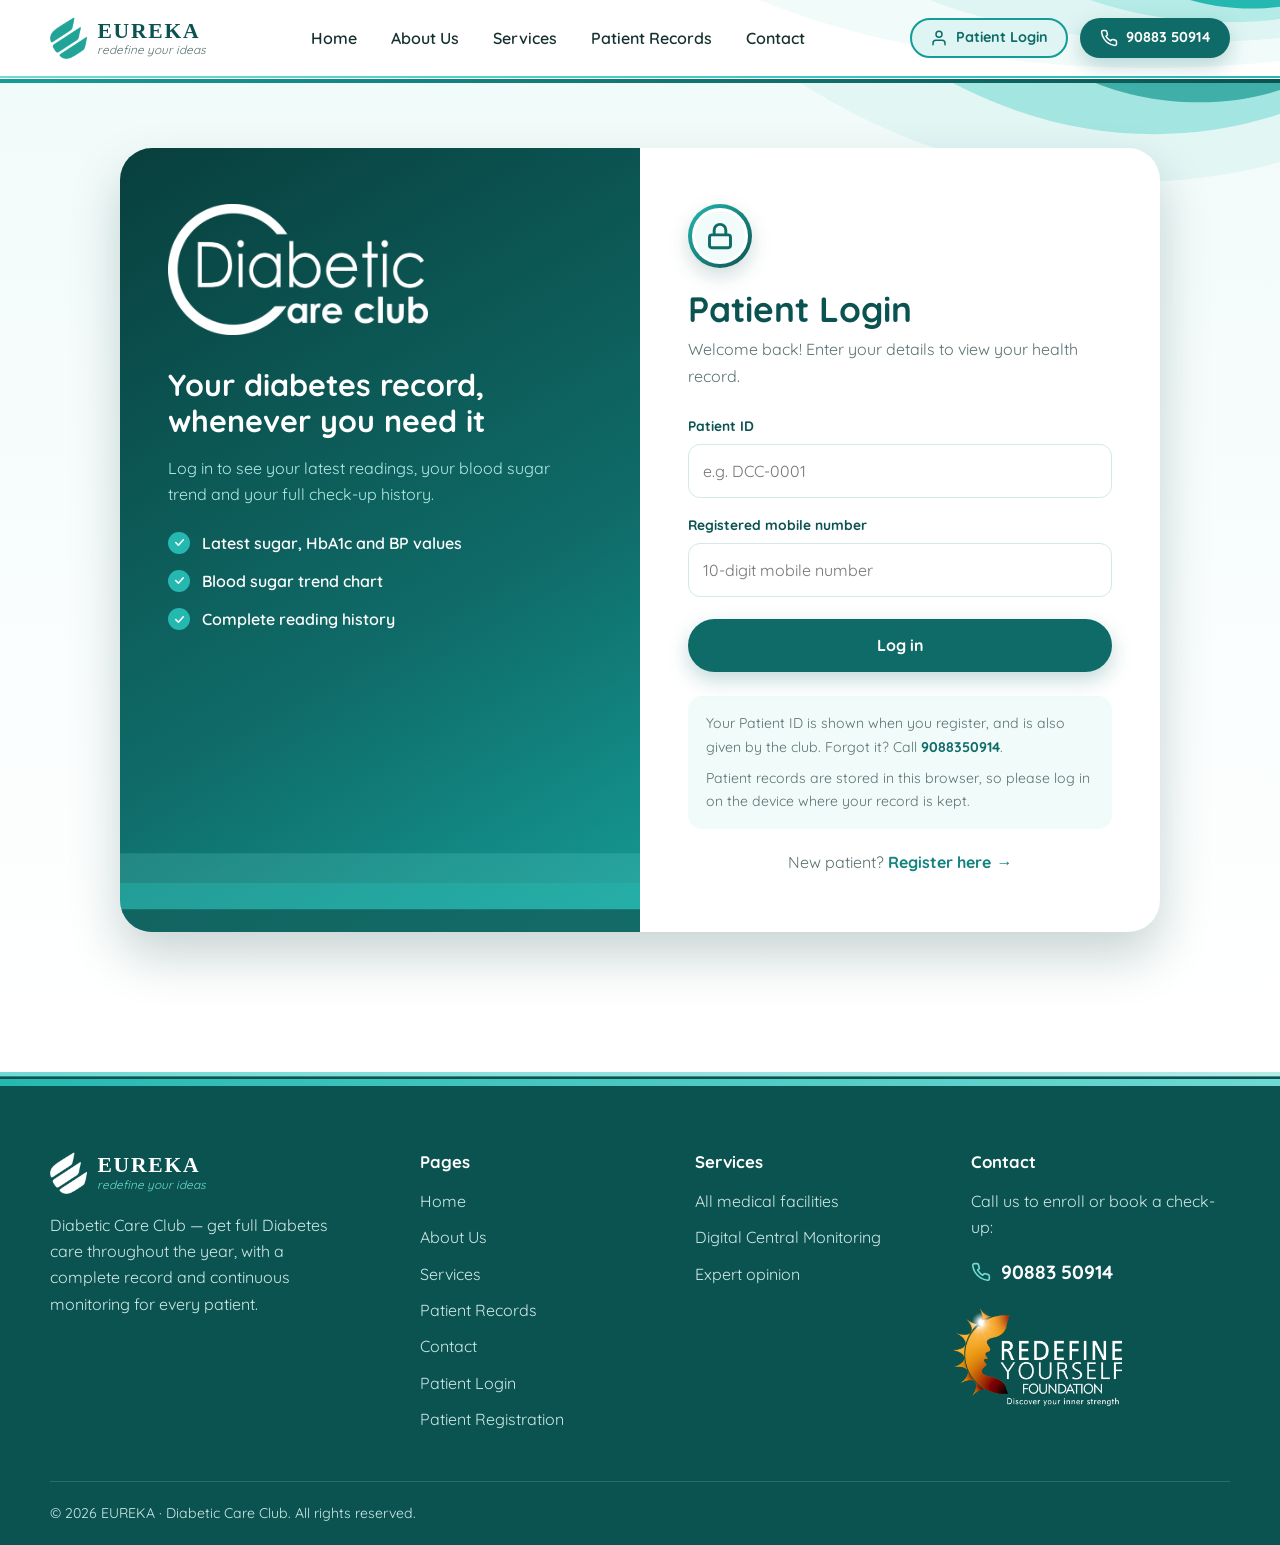
<file: login.html>
<!DOCTYPE html>
<html lang="en">
<head>
  <meta charset="UTF-8">
  <meta name="viewport" content="width=device-width, initial-scale=1.0">
  <title>Patient Login | Diabetic Care Club | EUREKA</title>
  <meta name="description" content="Log in to the Diabetic Care Club patient portal with your Patient ID and registered mobile number.">
  <link rel="preconnect" href="https://fonts.googleapis.com">
  <link rel="preconnect" href="https://fonts.gstatic.com" crossorigin>
  <link href="https://fonts.googleapis.com/css2?family=Quicksand:wght@400;500;600;700&display=swap" rel="stylesheet">
  <link rel="icon" type="image/png" href="images/favicon.png">
  <link rel="stylesheet" href="css/style.css">
</head>
<body>

  <!-- ================= Header ================= -->
  <header class="site-header">
    <svg class="header-swoosh" viewBox="0 0 560 80" preserveAspectRatio="none" aria-hidden="true">
      <path d="M40 0 C170 58 380 86 560 64 L560 0 Z" fill="#f1fbfa" />
      <path d="M210 0 C300 38 440 52 560 40 L560 0 Z" fill="#dff5f3" />
      <path d="M370 0 C430 22 500 28 560 20 L560 0 Z" fill="#b4ebe7" />
      <path d="M470 0 C500 9 530 11 560 7 L560 0 Z" fill="#25b8b1" />
    </svg>
    <div class="container header-inner">
      <a href="index.html" class="brand" aria-label="EUREKA — home">
        <img class="brand-mark" src="images/logo.png" alt="" width="232" height="260">
        <span class="brand-text">
          <strong>EUREKA</strong>
          <em>redefine your ideas</em>
        </span>
      </a>

      <nav class="site-nav" id="siteNav" aria-label="Main">
        <ul>
          <li><a href="index.html">Home</a></li>
          <li><a href="about.html">About Us</a></li>
          <li><a href="services.html">Services</a></li>
          <li><a href="records.html">Patient Records</a></li>
          <li><a href="contact.html">Contact</a></li>
        </ul>
      </nav>

      <div class="header-actions">
        <a href="login.html" class="btn btn-outline btn-sm btn-login active" id="loginBtn">
          <svg viewBox="0 0 24 24" aria-hidden="true"><path d="M20 21v-2a4 4 0 0 0-4-4H8a4 4 0 0 0-4 4v2"/><circle cx="12" cy="7" r="4"/></svg>
          <span class="login-text">Patient Login</span>
        </a>
        <a href="tel:+919088350914" class="btn btn-primary btn-sm btn-call">
          <svg viewBox="0 0 24 24" aria-hidden="true"><path d="M22 16.9v3a2 2 0 0 1-2.2 2 19.8 19.8 0 0 1-8.6-3.1 19.5 19.5 0 0 1-6-6A19.8 19.8 0 0 1 2.1 4.2 2 2 0 0 1 4.1 2h3a2 2 0 0 1 2 1.7c.1.9.4 1.8.7 2.7a2 2 0 0 1-.5 2.1L8 9.8a16 16 0 0 0 6 6l1.3-1.3a2 2 0 0 1 2.1-.4c.9.3 1.8.6 2.7.7a2 2 0 0 1 1.7 2z"/></svg>
          <span class="btn-call-text">90883 50914</span>
        </a>
        <button class="nav-toggle" id="navToggle" aria-label="Open menu" aria-expanded="false" aria-controls="siteNav">
          <span></span><span></span><span></span>
        </button>
      </div>
    </div>
    <div class="header-stripe" aria-hidden="true"></div>
  </header>

  <main>
    <section class="login-section">
      <svg class="hero-swoosh" viewBox="0 0 640 320" preserveAspectRatio="none" aria-hidden="true">
      <path d="M150 0 C300 100 480 130 640 86 L640 0 Z" fill="#dff5f3" />
      <path d="M300 0 C410 62 530 74 640 38 L640 0 Z" fill="#6fd9d3" opacity=".7" />
      <path d="M440 0 C500 30 580 34 640 14 L640 0 Z" fill="#159c96" />
    </svg>
      <div class="container">
        <div class="login-wrap">
          <div class="login-aside">
            <img class="club-logo" src="images/club-logo-white.png" alt="" width="1200" height="603">
            <h2>Your diabetes record, whenever you need it</h2>
            <p>Log in to see your latest readings, your blood sugar trend and your full check-up history.</p>
            <ul class="checklist">
              <li>Latest sugar, HbA1c and BP values</li>
              <li>Blood sugar trend chart</li>
              <li>Complete reading history</li>
            </ul>
            <svg class="login-aside-waves" viewBox="0 0 600 160" preserveAspectRatio="none" aria-hidden="true">
              <rect x="0" y="70" width="600" height="90" fill="#6fd9d3" opacity=".2" />
              <rect x="0" y="104" width="600" height="56" fill="#25b8b1" opacity=".4" />
              <rect x="0" y="134" width="600" height="26" fill="#083f3d" opacity=".6" />
            </svg>
          </div>

          <form class="login-form" id="loginForm">
            <div class="icon-ring sm"><span class="icon"><svg viewBox="0 0 24 24" aria-hidden="true"><rect x="3" y="11" width="18" height="11" rx="2"/><path d="M7 11V7a5 5 0 0 1 10 0v4"/></svg></span></div>
            <h1>Patient Login</h1>
            <p class="login-lead">Welcome back! Enter your details to view your health record.</p>

            <div class="login-error" id="loginError" role="alert" hidden></div>

            <div class="field"><label for="lId">Patient ID</label><input id="lId" name="patientId" type="text" required placeholder="e.g. DCC-0001" autocomplete="username" autocapitalize="characters" spellcheck="false"></div>
            <div class="field"><label for="lMobile">Registered mobile number</label><input id="lMobile" name="mobile" type="tel" inputmode="numeric" required minlength="10" maxlength="16" placeholder="10-digit mobile number" autocomplete="tel"></div>

            <button type="submit" class="btn btn-primary btn-block">Log in</button>

            <div class="login-help">
              <p>Your Patient ID is shown when you register, and is also given by the club. Forgot it? Call <a href="tel:+919088350914">9088350914</a>.</p>
              <p>Patient records are stored in this browser, so please log in on the device where your record is kept.</p>
            </div>
            <p class="login-alt">New patient? <a href="register.html" class="link-arrow">Register here</a></p>
          </form>
        </div>
      </div>
    </section>

  </main>

  <!-- ================= Footer ================= -->
  <footer class="site-footer">
    <svg class="footer-wave" viewBox="0 0 1440 16" preserveAspectRatio="none" aria-hidden="true">
      <defs>
        <linearGradient id="ftA" x1="0" x2="1" y1="0" y2="0"><stop offset="0" stop-color="#6fd9d3" /><stop offset="1" stop-color="#b4ebe7" /></linearGradient>
        <linearGradient id="ftT" x1="0" x2="1" y1="0" y2="0"><stop offset="0" stop-color="#25b8b1" /><stop offset="1" stop-color="#6fd9d3" /></linearGradient>
      </defs>
      <rect x="0" y="0" width="1440" height="5" fill="url(#ftA)" />
      <rect x="0" y="8" width="1440" height="8" fill="url(#ftT)" />
    </svg>
    <div class="container footer-grid">
      <div>
        <a href="index.html" class="brand brand-light" aria-label="EUREKA — home">
          <img class="brand-mark" src="images/logo-white.png" alt="" width="232" height="260">
          <span class="brand-text">
            <strong>EUREKA</strong>
            <em>redefine your ideas</em>
          </span>
        </a>
        <p class="footer-about">Diabetic Care Club — get full Diabetes care throughout the year, with a complete record and continuous monitoring for every patient.</p>
      </div>
      <div>
        <h4>Pages</h4>
        <ul class="footer-links">
          <li><a href="index.html">Home</a></li>
          <li><a href="about.html">About Us</a></li>
          <li><a href="services.html">Services</a></li>
          <li><a href="records.html">Patient Records</a></li>
          <li><a href="contact.html">Contact</a></li>
          <li><a href="login.html">Patient Login</a></li>
          <li><a href="register.html">Patient Registration</a></li>
        </ul>
      </div>
      <div>
        <h4>Services</h4>
        <ul class="footer-links">
          <li><a href="services.html#facilities">All medical facilities</a></li>
          <li><a href="services.html#monitoring">Digital Central Monitoring</a></li>
          <li><a href="services.html#expert">Expert opinion</a></li>
        </ul>
      </div>
      <div>
        <h4>Contact</h4>
        <p>Call us to enroll or book a check-up:</p>
        <a href="tel:+919088350914" class="footer-phone"><svg viewBox="0 0 24 24" aria-hidden="true"><path d="M22 16.9v3a2 2 0 0 1-2.2 2 19.8 19.8 0 0 1-8.6-3.1 19.5 19.5 0 0 1-6-6A19.8 19.8 0 0 1 2.1 4.2 2 2 0 0 1 4.1 2h3a2 2 0 0 1 2 1.7c.1.9.4 1.8.7 2.7a2 2 0 0 1-.5 2.1L8 9.8a16 16 0 0 0 6 6l1.3-1.3a2 2 0 0 1 2.1-.4c.9.3 1.8.6 2.7.7a2 2 0 0 1 1.7 2z"/></svg> 90883 50914</a>
        <img class="footer-partner" src="images/redefine-yourself-logo.png" alt="Redefine Yourself Foundation — Discover your inner strength" width="600" height="347" loading="lazy">
      </div>
    </div>
    <div class="container footer-bottom">
      <p>&copy; <span id="year"></span> EUREKA · Diabetic Care Club. All rights reserved.</p>
    </div>
  </footer>

  <script src="js/main.js"></script>
  <script src="js/health.js"></script>
  <script src="js/login.js"></script>
</body>
</html>
</file>
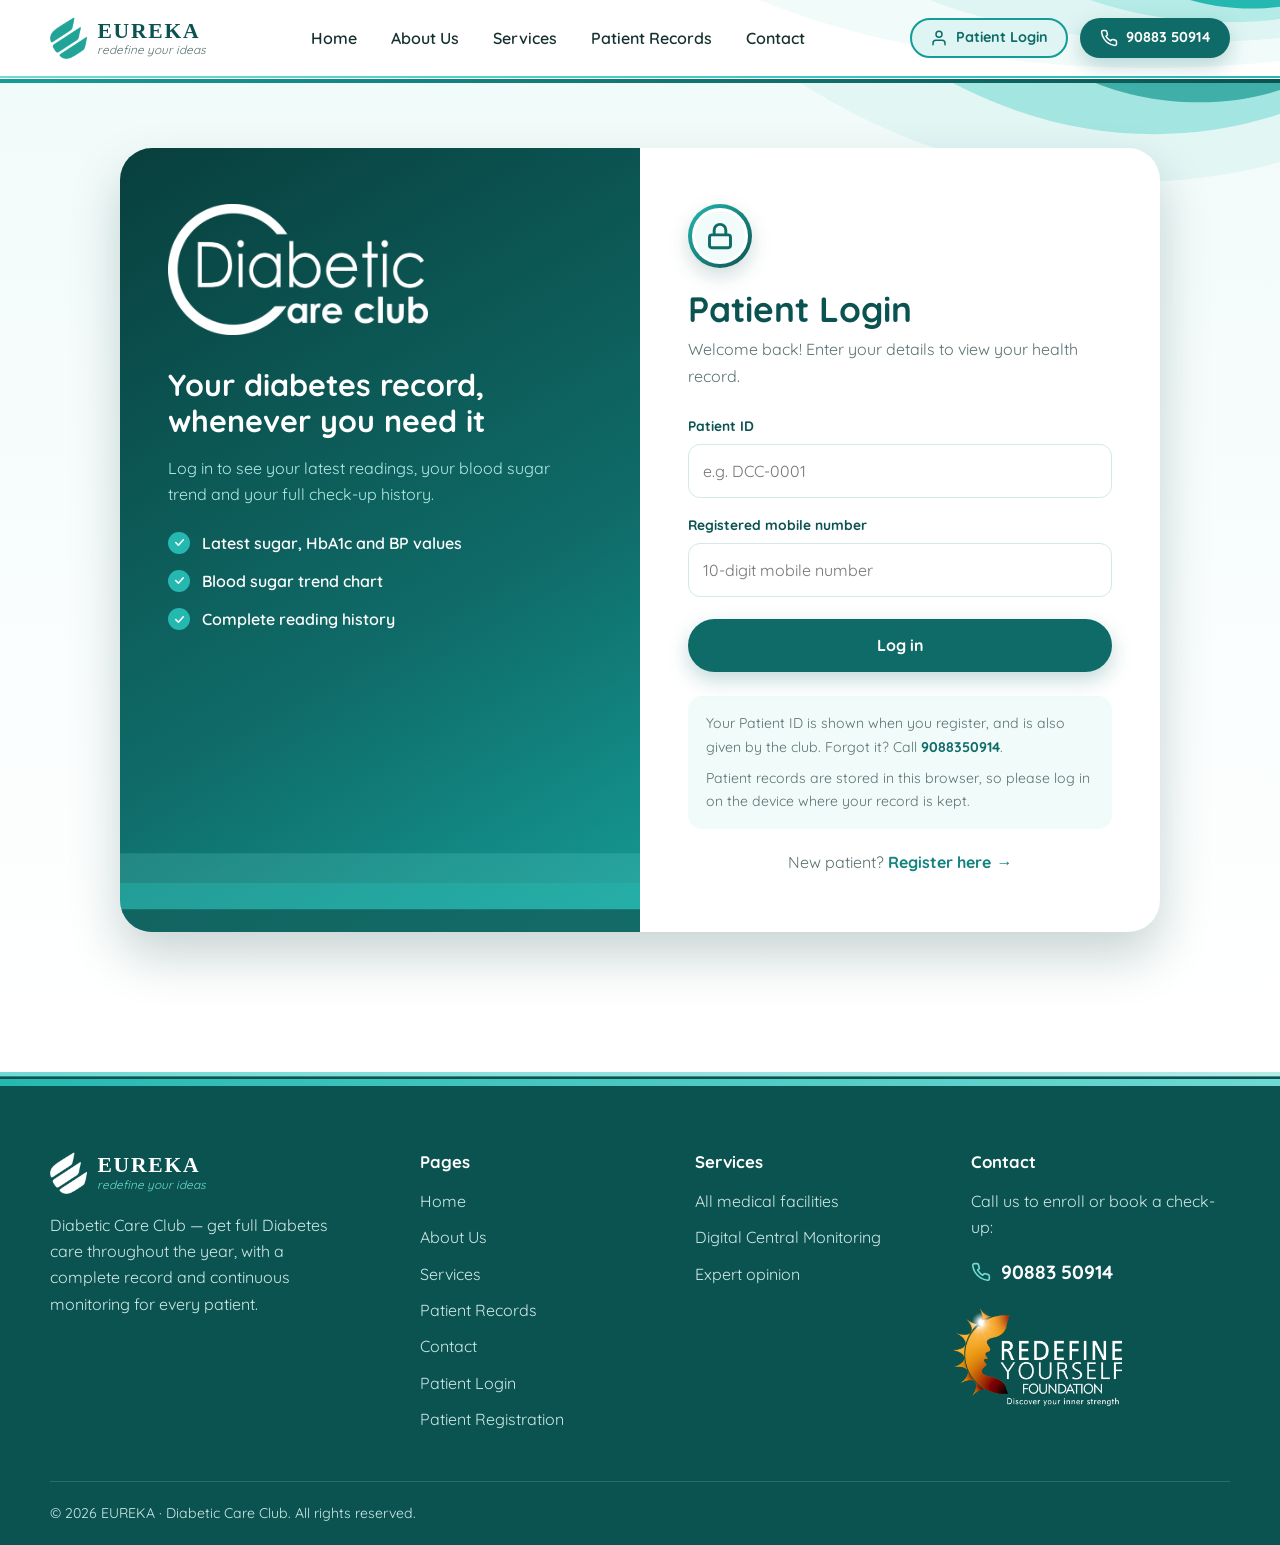
<file: my-record.html>
<!DOCTYPE html>
<html lang="en">
<head>
  <meta charset="UTF-8">
  <meta name="viewport" content="width=device-width, initial-scale=1.0">
  <title>My Health Record | Diabetic Care Club | EUREKA</title>
  <meta name="description" content="Your personal diabetes health record at the Diabetic Care Club.">
  <link rel="preconnect" href="https://fonts.googleapis.com">
  <link rel="preconnect" href="https://fonts.gstatic.com" crossorigin>
  <link href="https://fonts.googleapis.com/css2?family=Quicksand:wght@400;500;600;700&display=swap" rel="stylesheet">
  <link rel="icon" type="image/png" href="images/favicon.png">
  <link rel="stylesheet" href="css/style.css">
</head>
<body>

  <!-- ================= Header ================= -->
  <header class="site-header">
    <svg class="header-swoosh" viewBox="0 0 560 80" preserveAspectRatio="none" aria-hidden="true">
      <path d="M40 0 C170 58 380 86 560 64 L560 0 Z" fill="#f1fbfa" />
      <path d="M210 0 C300 38 440 52 560 40 L560 0 Z" fill="#dff5f3" />
      <path d="M370 0 C430 22 500 28 560 20 L560 0 Z" fill="#b4ebe7" />
      <path d="M470 0 C500 9 530 11 560 7 L560 0 Z" fill="#25b8b1" />
    </svg>
    <div class="container header-inner">
      <a href="index.html" class="brand" aria-label="EUREKA — home">
        <img class="brand-mark" src="images/logo.png" alt="" width="232" height="260">
        <span class="brand-text">
          <strong>EUREKA</strong>
          <em>redefine your ideas</em>
        </span>
      </a>

      <nav class="site-nav" id="siteNav" aria-label="Main">
        <ul>
          <li><a href="index.html">Home</a></li>
          <li><a href="about.html">About Us</a></li>
          <li><a href="services.html">Services</a></li>
          <li><a href="records.html">Patient Records</a></li>
          <li><a href="contact.html">Contact</a></li>
        </ul>
      </nav>

      <div class="header-actions">
        <a href="login.html" class="btn btn-outline btn-sm btn-login active" id="loginBtn">
          <svg viewBox="0 0 24 24" aria-hidden="true"><path d="M20 21v-2a4 4 0 0 0-4-4H8a4 4 0 0 0-4 4v2"/><circle cx="12" cy="7" r="4"/></svg>
          <span class="login-text">Patient Login</span>
        </a>
        <a href="tel:+919088350914" class="btn btn-primary btn-sm btn-call">
          <svg viewBox="0 0 24 24" aria-hidden="true"><path d="M22 16.9v3a2 2 0 0 1-2.2 2 19.8 19.8 0 0 1-8.6-3.1 19.5 19.5 0 0 1-6-6A19.8 19.8 0 0 1 2.1 4.2 2 2 0 0 1 4.1 2h3a2 2 0 0 1 2 1.7c.1.9.4 1.8.7 2.7a2 2 0 0 1-.5 2.1L8 9.8a16 16 0 0 0 6 6l1.3-1.3a2 2 0 0 1 2.1-.4c.9.3 1.8.6 2.7.7a2 2 0 0 1 1.7 2z"/></svg>
          <span class="btn-call-text">90883 50914</span>
        </a>
        <button class="nav-toggle" id="navToggle" aria-label="Open menu" aria-expanded="false" aria-controls="siteNav">
          <span></span><span></span><span></span>
        </button>
      </div>
    </div>
    <div class="header-stripe" aria-hidden="true"></div>
  </header>

  <main>
    <section class="page-banner">
      <svg class="banner-swoosh" viewBox="0 0 560 260" preserveAspectRatio="none" aria-hidden="true">
      <path d="M120 0 C260 90 420 110 560 70 L560 0 Z" fill="#ffffff" opacity=".06" />
      <path d="M280 0 C380 56 480 64 560 32 L560 0 Z" fill="#6fd9d3" opacity=".25" />
      <path d="M420 0 C470 26 520 28 560 12 L560 0 Z" fill="#6fd9d3" opacity=".5" />
    </svg>
      <div class="container">
        <ol class="breadcrumb">
          <li><a href="index.html">Home</a></li>
          <li aria-current="page">My Health Record</li>
        </ol>
        <h1>Welcome, <span id="welcomeName"></span></h1>
        <p id="lastVisit"></p>
      </div>
      <svg class="banner-waves" viewBox="0 0 1440 20" preserveAspectRatio="none" aria-hidden="true">
      <defs>
        <linearGradient id="bsA" x1="0" x2="1" y1="0" y2="0"><stop offset="0" stop-color="#6fd9d3" /><stop offset="1" stop-color="#b4ebe7" /></linearGradient>
        <linearGradient id="bsT" x1="0" x2="1" y1="0" y2="0"><stop offset="0" stop-color="#25b8b1" /><stop offset="1" stop-color="#6fd9d3" /></linearGradient>
      </defs>
      <rect x="0" y="0" width="1440" height="5" fill="url(#bsA)" opacity=".7" />
      <rect x="0" y="8" width="1440" height="12" fill="url(#bsT)" />
    </svg>
    </section>

    <section class="records-section">
      <div class="container patient-detail">
        <div class="card detail-head">
          <span class="avatar lg" id="dAvatar"></span>
          <div class="d-info">
            <h2 id="dName"></h2>
            <p class="d-meta" id="dMeta"></p>
          </div>
          <div class="detail-actions">
            <a href="tel:+919088350914" class="btn btn-outline btn-sm"><svg viewBox="0 0 24 24" aria-hidden="true"><path d="M22 16.9v3a2 2 0 0 1-2.2 2 19.8 19.8 0 0 1-8.6-3.1 19.5 19.5 0 0 1-6-6A19.8 19.8 0 0 1 2.1 4.2 2 2 0 0 1 4.1 2h3a2 2 0 0 1 2 1.7c.1.9.4 1.8.7 2.7a2 2 0 0 1-.5 2.1L8 9.8a16 16 0 0 0 6 6l1.3-1.3a2 2 0 0 1 2.1-.4c.9.3 1.8.6 2.7.7a2 2 0 0 1 1.7 2z"/></svg> Call the club</a>
            <button type="button" class="btn btn-primary btn-sm" id="logout"><svg viewBox="0 0 24 24" aria-hidden="true"><path d="M9 21H5a2 2 0 0 1-2-2V5a2 2 0 0 1 2-2h4"/><path d="M16 17l5-5-5-5M21 12H9"/></svg> Log out</button>
          </div>
          <ul class="alert-strip" id="dAlerts"></ul>
        </div>

        <div class="card range-card">
          <div class="range-head">
            <h3><svg viewBox="0 0 24 24" aria-hidden="true"><rect x="3" y="4" width="18" height="18" rx="2"/><path d="M16 2v4M8 2v4M3 10h18"/></svg> View my readings by date</h3>
            <p class="range-summary" id="rangeSummary" aria-live="polite"></p>
          </div>
          <div class="range-presets" role="group" aria-label="Quick date ranges">
            <button type="button" data-range="30">Last 30 days</button>
            <button type="button" data-range="90">Last 3 months</button>
            <button type="button" data-range="180">Last 6 months</button>
            <button type="button" data-range="365">Last 1 year</button>
            <button type="button" data-range="all">All readings</button>
          </div>
          <form class="range-form" id="rangeForm">
            <div class="field"><label for="rangeFrom">From</label><input id="rangeFrom" name="from" type="date"></div>
            <div class="field"><label for="rangeTo">To</label><input id="rangeTo" name="to" type="date"></div>
            <button type="submit" class="btn btn-primary">Show readings</button>
          </form>
          <p class="range-error" id="rangeError" role="alert" hidden></p>
        </div>

        <div class="stats" id="stats"></div>

        <div class="card">
          <div class="chart-head">
            <h3>My blood sugar trend</h3>
            <div class="legend">
              <span><i class="lg-fasting"></i>Fasting</span>
              <span><i class="lg-pp"></i>Post-meal</span>
              <span><i class="lg-band"></i>Target range 70–180</span>
            </div>
          </div>
          <div class="chart-wrap">
            <canvas id="trendChart" role="img" aria-label="Line chart of your fasting and post-meal blood sugar over time"></canvas>
            <p class="chart-empty" id="chartEmpty">No sugar readings to show yet.</p>
          </div>
        </div>

        <div class="card">
          <h3>My reading history</h3>
          <div class="table-scroll">
            <table>
              <thead>
                <tr>
                  <th>Date</th>
                  <th>Fasting</th>
                  <th>Post-meal</th>
                  <th>HbA1c</th>
                  <th>BP</th>
                  <th>Weight</th>
                  <th>Notes</th>
                </tr>
              </thead>
              <tbody id="historyBody"></tbody>
            </table>
          </div>
          <p class="targets-note">
            Status uses general targets for people with diabetes (fasting 70–130 mg/dL, post-meal below 180 mg/dL,
            HbA1c below 7%, BP below 130/80). Your doctor may set different personal targets.
            If a reading is flagged, please contact the club.
          </p>
        </div>
      </div>
    </section>

  </main>

  <!-- ================= Footer ================= -->
  <footer class="site-footer">
    <svg class="footer-wave" viewBox="0 0 1440 16" preserveAspectRatio="none" aria-hidden="true">
      <defs>
        <linearGradient id="ftA" x1="0" x2="1" y1="0" y2="0"><stop offset="0" stop-color="#6fd9d3" /><stop offset="1" stop-color="#b4ebe7" /></linearGradient>
        <linearGradient id="ftT" x1="0" x2="1" y1="0" y2="0"><stop offset="0" stop-color="#25b8b1" /><stop offset="1" stop-color="#6fd9d3" /></linearGradient>
      </defs>
      <rect x="0" y="0" width="1440" height="5" fill="url(#ftA)" />
      <rect x="0" y="8" width="1440" height="8" fill="url(#ftT)" />
    </svg>
    <div class="container footer-grid">
      <div>
        <a href="index.html" class="brand brand-light" aria-label="EUREKA — home">
          <img class="brand-mark" src="images/logo-white.png" alt="" width="232" height="260">
          <span class="brand-text">
            <strong>EUREKA</strong>
            <em>redefine your ideas</em>
          </span>
        </a>
        <p class="footer-about">Diabetic Care Club — get full Diabetes care throughout the year, with a complete record and continuous monitoring for every patient.</p>
      </div>
      <div>
        <h4>Pages</h4>
        <ul class="footer-links">
          <li><a href="index.html">Home</a></li>
          <li><a href="about.html">About Us</a></li>
          <li><a href="services.html">Services</a></li>
          <li><a href="records.html">Patient Records</a></li>
          <li><a href="contact.html">Contact</a></li>
          <li><a href="login.html">Patient Login</a></li>
          <li><a href="register.html">Patient Registration</a></li>
        </ul>
      </div>
      <div>
        <h4>Services</h4>
        <ul class="footer-links">
          <li><a href="services.html#facilities">All medical facilities</a></li>
          <li><a href="services.html#monitoring">Digital Central Monitoring</a></li>
          <li><a href="services.html#expert">Expert opinion</a></li>
        </ul>
      </div>
      <div>
        <h4>Contact</h4>
        <p>Call us to enroll or book a check-up:</p>
        <a href="tel:+919088350914" class="footer-phone"><svg viewBox="0 0 24 24" aria-hidden="true"><path d="M22 16.9v3a2 2 0 0 1-2.2 2 19.8 19.8 0 0 1-8.6-3.1 19.5 19.5 0 0 1-6-6A19.8 19.8 0 0 1 2.1 4.2 2 2 0 0 1 4.1 2h3a2 2 0 0 1 2 1.7c.1.9.4 1.8.7 2.7a2 2 0 0 1-.5 2.1L8 9.8a16 16 0 0 0 6 6l1.3-1.3a2 2 0 0 1 2.1-.4c.9.3 1.8.6 2.7.7a2 2 0 0 1 1.7 2z"/></svg> 90883 50914</a>
        <img class="footer-partner" src="images/redefine-yourself-logo.png" alt="Redefine Yourself Foundation — Discover your inner strength" width="600" height="347" loading="lazy">
      </div>
    </div>
    <div class="container footer-bottom">
      <p>&copy; <span id="year"></span> EUREKA · Diabetic Care Club. All rights reserved.</p>
    </div>
  </footer>

  <script src="js/main.js"></script>
  <script src="js/health.js"></script>
  <script src="js/patient.js"></script>
</body>
</html>
</file>
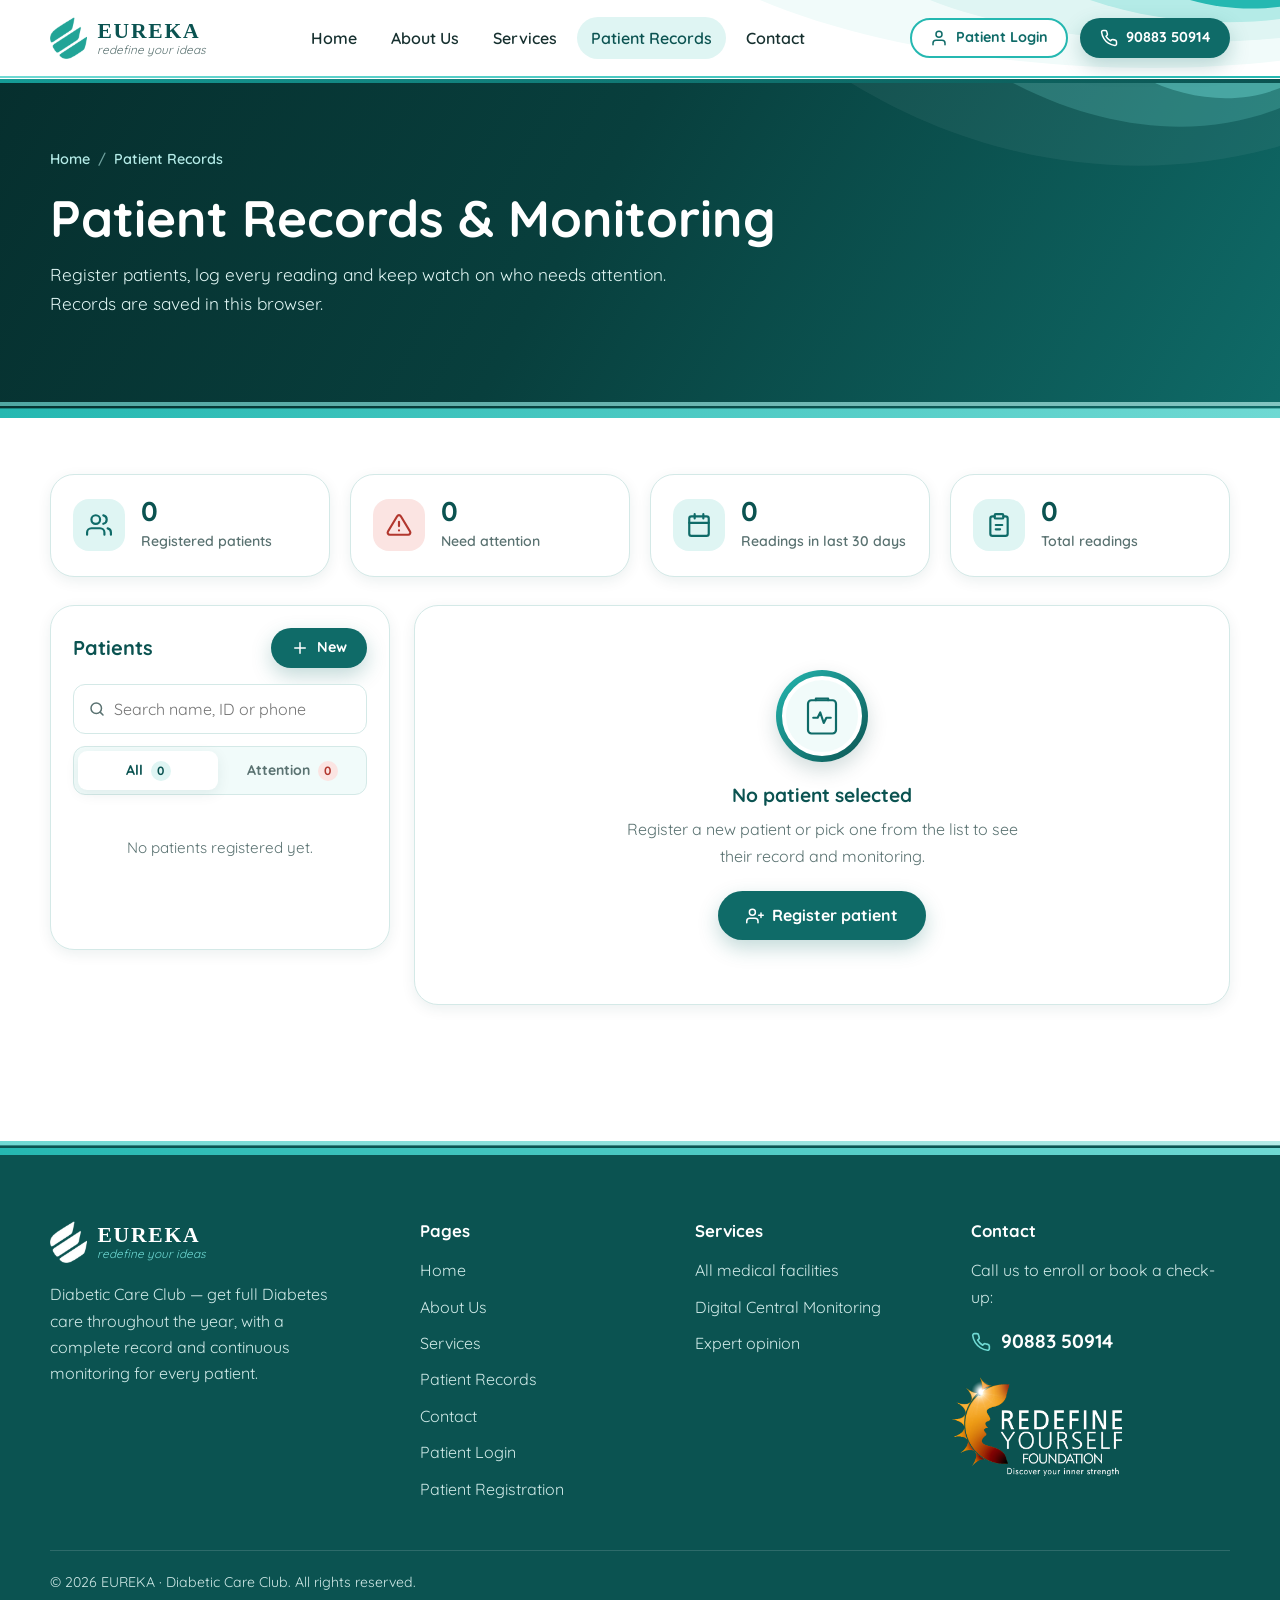
<file: records.html>
<!DOCTYPE html>
<html lang="en">
<head>
  <meta charset="UTF-8">
  <meta name="viewport" content="width=device-width, initial-scale=1.0">
  <title>Patient Records | Diabetic Care Club | EUREKA</title>
  <meta name="description" content="Patient records and continuous monitoring for Diabetic Care Club members.">
  <link rel="preconnect" href="https://fonts.googleapis.com">
  <link rel="preconnect" href="https://fonts.gstatic.com" crossorigin>
  <link href="https://fonts.googleapis.com/css2?family=Quicksand:wght@400;500;600;700&display=swap" rel="stylesheet">
  <link rel="icon" type="image/png" href="images/favicon.png">
  <link rel="stylesheet" href="css/style.css">
</head>
<body>

  <!-- ================= Header ================= -->
  <header class="site-header">
    <svg class="header-swoosh" viewBox="0 0 560 80" preserveAspectRatio="none" aria-hidden="true">
      <path d="M40 0 C170 58 380 86 560 64 L560 0 Z" fill="#f1fbfa" />
      <path d="M210 0 C300 38 440 52 560 40 L560 0 Z" fill="#dff5f3" />
      <path d="M370 0 C430 22 500 28 560 20 L560 0 Z" fill="#b4ebe7" />
      <path d="M470 0 C500 9 530 11 560 7 L560 0 Z" fill="#25b8b1" />
    </svg>
    <div class="container header-inner">
      <a href="index.html" class="brand" aria-label="EUREKA — home">
        <img class="brand-mark" src="images/logo.png" alt="" width="232" height="260">
        <span class="brand-text">
          <strong>EUREKA</strong>
          <em>redefine your ideas</em>
        </span>
      </a>

      <nav class="site-nav" id="siteNav" aria-label="Main">
        <ul>
          <li><a href="index.html">Home</a></li>
          <li><a href="about.html">About Us</a></li>
          <li><a href="services.html">Services</a></li>
          <li><a href="records.html" class="active" aria-current="page">Patient Records</a></li>
          <li><a href="contact.html">Contact</a></li>
        </ul>
      </nav>

      <div class="header-actions">
        <a href="login.html" class="btn btn-outline btn-sm btn-login" id="loginBtn">
          <svg viewBox="0 0 24 24" aria-hidden="true"><path d="M20 21v-2a4 4 0 0 0-4-4H8a4 4 0 0 0-4 4v2"/><circle cx="12" cy="7" r="4"/></svg>
          <span class="login-text">Patient Login</span>
        </a>
        <a href="tel:+919088350914" class="btn btn-primary btn-sm btn-call">
          <svg viewBox="0 0 24 24" aria-hidden="true"><path d="M22 16.9v3a2 2 0 0 1-2.2 2 19.8 19.8 0 0 1-8.6-3.1 19.5 19.5 0 0 1-6-6A19.8 19.8 0 0 1 2.1 4.2 2 2 0 0 1 4.1 2h3a2 2 0 0 1 2 1.7c.1.9.4 1.8.7 2.7a2 2 0 0 1-.5 2.1L8 9.8a16 16 0 0 0 6 6l1.3-1.3a2 2 0 0 1 2.1-.4c.9.3 1.8.6 2.7.7a2 2 0 0 1 1.7 2z"/></svg>
          <span class="btn-call-text">90883 50914</span>
        </a>
        <button class="nav-toggle" id="navToggle" aria-label="Open menu" aria-expanded="false" aria-controls="siteNav">
          <span></span><span></span><span></span>
        </button>
      </div>
    </div>
    <div class="header-stripe" aria-hidden="true"></div>
  </header>

  <main>
    <section class="page-banner">
      <svg class="banner-swoosh" viewBox="0 0 560 260" preserveAspectRatio="none" aria-hidden="true">
      <path d="M120 0 C260 90 420 110 560 70 L560 0 Z" fill="#ffffff" opacity=".06" />
      <path d="M280 0 C380 56 480 64 560 32 L560 0 Z" fill="#6fd9d3" opacity=".25" />
      <path d="M420 0 C470 26 520 28 560 12 L560 0 Z" fill="#6fd9d3" opacity=".5" />
    </svg>
      <div class="container">
        <ol class="breadcrumb">
          <li><a href="index.html">Home</a></li>
          <li aria-current="page">Patient Records</li>
        </ol>
        <h1>Patient Records &amp; Monitoring</h1>
        <p>Register patients, log every reading and keep watch on who needs attention. Records are saved in this browser.</p>
      </div>
      <svg class="banner-waves" viewBox="0 0 1440 20" preserveAspectRatio="none" aria-hidden="true">
      <defs>
        <linearGradient id="bsA" x1="0" x2="1" y1="0" y2="0"><stop offset="0" stop-color="#6fd9d3" /><stop offset="1" stop-color="#b4ebe7" /></linearGradient>
        <linearGradient id="bsT" x1="0" x2="1" y1="0" y2="0"><stop offset="0" stop-color="#25b8b1" /><stop offset="1" stop-color="#6fd9d3" /></linearGradient>
      </defs>
      <rect x="0" y="0" width="1440" height="5" fill="url(#bsA)" opacity=".7" />
      <rect x="0" y="8" width="1440" height="12" fill="url(#bsT)" />
    </svg>
    </section>

    <section class="records-section">
      <div class="container">
        <!-- Overview -->
        <div class="overview">
          <div class="ov-tile">
            <span class="ov-icon"><svg viewBox="0 0 24 24" aria-hidden="true"><path d="M17 21v-2a4 4 0 0 0-4-4H5a4 4 0 0 0-4 4v2"/><circle cx="9" cy="7" r="4"/><path d="M23 21v-2a4 4 0 0 0-3-3.9M16 3.1a4 4 0 0 1 0 7.8"/></svg></span>
            <div><span class="ov-value" id="ovPatients">0</span><span class="ov-label">Registered patients</span></div>
          </div>
          <div class="ov-tile alert">
            <span class="ov-icon"><svg viewBox="0 0 24 24" aria-hidden="true"><path d="M10.3 3.9 1.8 18a2 2 0 0 0 1.7 3h17a2 2 0 0 0 1.7-3L13.7 3.9a2 2 0 0 0-3.4 0z"/><path d="M12 9v4M12 17h.01"/></svg></span>
            <div><span class="ov-value" id="ovAttention">0</span><span class="ov-label">Need attention</span></div>
          </div>
          <div class="ov-tile">
            <span class="ov-icon"><svg viewBox="0 0 24 24" aria-hidden="true"><rect x="3" y="4" width="18" height="18" rx="2"/><path d="M16 2v4M8 2v4M3 10h18"/></svg></span>
            <div><span class="ov-value" id="ovRecent">0</span><span class="ov-label">Readings in last 30 days</span></div>
          </div>
          <div class="ov-tile">
            <span class="ov-icon"><svg viewBox="0 0 24 24" aria-hidden="true"><path d="M16 4h2a2 2 0 0 1 2 2v14a2 2 0 0 1-2 2H6a2 2 0 0 1-2-2V6a2 2 0 0 1 2-2h2"/><rect x="8" y="2" width="8" height="4" rx="1"/><path d="M9 12h6M9 16h4"/></svg></span>
            <div><span class="ov-value" id="ovTotal">0</span><span class="ov-label">Total readings</span></div>
          </div>
        </div>

        <div class="records-layout">
          <!-- Patient list -->
          <aside class="card patients-panel" aria-label="Patients">
            <div class="panel-head">
              <h2>Patients</h2>
              <button type="button" class="btn btn-primary btn-sm" id="openRegister"><svg viewBox="0 0 24 24" aria-hidden="true"><path d="M12 5v14M5 12h14"/></svg> New</button>
            </div>
            <label class="sr-only" for="patientSearch">Search patients</label>
            <input type="search" id="patientSearch" placeholder="Search name, ID or phone" autocomplete="off">
            <div class="filter-tabs" role="group" aria-label="Filter patients">
              <button type="button" data-filter="all" aria-pressed="true">All <span class="count" id="countAll">0</span></button>
              <button type="button" data-filter="attention" aria-pressed="false">Attention <span class="count alert" id="countAttention">0</span></button>
            </div>
            <ul class="patient-list" id="patientList"></ul>
          </aside>

          <!-- Patient detail -->
          <div class="patient-detail">
            <div class="card empty-state" id="emptyState">
              <div class="icon-ring"><span class="icon"><svg viewBox="0 0 48 48" aria-hidden="true"><rect x="8" y="6" width="32" height="38" rx="4"/><path d="M17 6v-2h14v2"/><polyline points="14,26 19,26 22,20 26,32 29,26 34,26"/></svg></span></div>
              <h3>No patient selected</h3>
              <p>Register a new patient or pick one from the list to see their record and monitoring.</p>
              <button type="button" class="btn btn-primary" id="emptyRegister"><svg viewBox="0 0 24 24" aria-hidden="true"><path d="M16 21v-2a4 4 0 0 0-4-4H5a4 4 0 0 0-4 4v2"/><circle cx="8.5" cy="7" r="4"/><path d="M20 8v6M23 11h-6"/></svg> Register patient</button>
            </div>

            <div id="detailView" hidden>
              <div class="patient-detail">
                <div class="card detail-head">
                  <span class="avatar lg" id="dAvatar"></span>
                  <div class="d-info">
                    <h2 id="dName"></h2>
                    <p class="d-meta" id="dMeta"></p>
                  </div>
                  <div class="detail-actions">
                    <button type="button" class="btn btn-primary btn-sm" id="openReading"><svg viewBox="0 0 24 24" aria-hidden="true"><path d="M12 5v14M5 12h14"/></svg> Add reading</button>
                    <button type="button" class="btn btn-danger-ghost btn-sm" id="deletePatient">Remove</button>
                  </div>
                  <ul class="alert-strip" id="dAlerts"></ul>
                </div>

                <div class="stats" id="stats"></div>

                <div class="card">
                  <div class="chart-head">
                    <h3>Blood sugar trend</h3>
                    <div class="legend">
                      <span><i class="lg-fasting"></i>Fasting</span>
                      <span><i class="lg-pp"></i>Post-meal</span>
                      <span><i class="lg-band"></i>Target range 70–180</span>
                    </div>
                  </div>
                  <div class="chart-wrap">
                    <canvas id="trendChart" role="img" aria-label="Line chart of fasting and post-meal blood sugar over time"></canvas>
                    <p class="chart-empty" id="chartEmpty">No sugar readings to show yet.</p>
                  </div>
                </div>

                <div class="card">
                  <h3>Reading history</h3>
                  <div class="table-scroll">
                    <table>
                      <thead>
                        <tr>
                          <th>Date</th>
                          <th>Fasting</th>
                          <th>Post-meal</th>
                          <th>HbA1c</th>
                          <th>BP</th>
                          <th>Weight</th>
                          <th>Notes</th>
                          <th><span class="sr-only">Actions</span></th>
                        </tr>
                      </thead>
                      <tbody id="historyBody"></tbody>
                    </table>
                  </div>
                  <p class="targets-note">
                    Status uses general targets for people with diabetes (fasting 70–130 mg/dL, post-meal below 180 mg/dL,
                    HbA1c below 7%, BP below 130/80). The treating doctor may set different personal targets.
                  </p>
                </div>
              </div>
            </div>
          </div>
        </div>
      </div>
    </section>

    <!-- Register patient dialog -->
    <dialog id="registerDialog" aria-labelledby="registerTitle">
      <form id="patientForm">
        <div class="dialog-head">
          <div>
            <h2 id="registerTitle">Register patient</h2>
            <p>A Patient ID is created automatically. The patient logs in with this ID and their mobile number.</p>
          </div>
          <button type="button" class="dialog-close" data-close aria-label="Close">&times;</button>
        </div>
        <div class="dialog-body">
          <div class="field"><label for="pName">Full name <span class="req">*</span></label><input id="pName" name="fullName" type="text" required autocomplete="off"></div>
          <div class="field-row">
            <div class="field"><label for="pAge">Age <span class="req">*</span></label><input id="pAge" name="age" type="number" min="1" max="120" required></div>
            <div class="field"><label for="pGender">Gender <span class="req">*</span></label><select id="pGender" name="gender" required><option value="">Select</option><option>Male</option><option>Female</option><option>Other</option></select></div>
          </div>
          <div class="field-row">
            <div class="field"><label for="pPhone">Mobile number <span class="req">*</span></label><input id="pPhone" name="phone" type="tel" inputmode="numeric" required minlength="10" maxlength="16" placeholder="10-digit mobile" autocomplete="off"></div>
            <div class="field"><label for="pType">Diabetes type <span class="req">*</span></label><select id="pType" name="type" required><option value="">Select</option><option>Type 1</option><option>Type 2</option><option>Gestational</option><option>Prediabetes</option></select></div>
          </div>
          <div class="field"><label for="pSince">Diagnosed in (year)</label><input id="pSince" name="since" type="number" min="1950"></div>
        </div>
        <div class="dialog-foot">
          <p class="form-msg" id="patientMsg" role="status"></p>
          <button type="button" class="btn btn-outline" data-close>Cancel</button>
          <button type="submit" class="btn btn-primary">Register</button>
        </div>
      </form>
    </dialog>

    <!-- Add reading dialog -->
    <dialog id="readingDialog" aria-labelledby="readingTitle">
      <form id="readingForm">
        <div class="dialog-head">
          <div>
            <h2 id="readingTitle">Add reading</h2>
            <p id="readingFor"></p>
          </div>
          <button type="button" class="dialog-close" data-close aria-label="Close">&times;</button>
        </div>
        <div class="dialog-body">
          <div class="field"><label for="rDate">Date <span class="req">*</span></label><input id="rDate" name="date" type="date" required></div>
          <div class="field-row">
            <div class="field"><label for="rFasting">Fasting sugar <small>mg/dL</small></label><input id="rFasting" name="fasting" type="number" min="20" max="700"></div>
            <div class="field"><label for="rPP">Post-meal sugar <small>mg/dL</small></label><input id="rPP" name="pp" type="number" min="20" max="700"></div>
          </div>
          <div class="field-row three">
            <div class="field"><label for="rSys">BP systolic <small>mmHg</small></label><input id="rSys" name="sys" type="number" min="60" max="260"></div>
            <div class="field"><label for="rDia">BP diastolic <small>mmHg</small></label><input id="rDia" name="dia" type="number" min="30" max="160"></div>
            <div class="field"><label for="rHba1c">HbA1c <small>%</small></label><input id="rHba1c" name="hba1c" type="number" min="3" max="20" step="0.1"></div>
          </div>
          <div class="field-row">
            <div class="field"><label for="rWeight">Weight <small>kg</small></label><input id="rWeight" name="weight" type="number" min="2" max="300" step="0.1"></div>
            <div></div>
          </div>
          <div class="field"><label for="rNotes">Notes</label><textarea id="rNotes" name="notes" rows="2" placeholder="Medication, symptoms, diet…"></textarea></div>
        </div>
        <div class="dialog-foot">
          <p class="form-msg" id="readingMsg" role="status"></p>
          <button type="button" class="btn btn-outline" data-close>Cancel</button>
          <button type="submit" class="btn btn-primary">Save reading</button>
        </div>
      </form>
    </dialog>

  </main>

  <!-- ================= Footer ================= -->
  <footer class="site-footer">
    <svg class="footer-wave" viewBox="0 0 1440 16" preserveAspectRatio="none" aria-hidden="true">
      <defs>
        <linearGradient id="ftA" x1="0" x2="1" y1="0" y2="0"><stop offset="0" stop-color="#6fd9d3" /><stop offset="1" stop-color="#b4ebe7" /></linearGradient>
        <linearGradient id="ftT" x1="0" x2="1" y1="0" y2="0"><stop offset="0" stop-color="#25b8b1" /><stop offset="1" stop-color="#6fd9d3" /></linearGradient>
      </defs>
      <rect x="0" y="0" width="1440" height="5" fill="url(#ftA)" />
      <rect x="0" y="8" width="1440" height="8" fill="url(#ftT)" />
    </svg>
    <div class="container footer-grid">
      <div>
        <a href="index.html" class="brand brand-light" aria-label="EUREKA — home">
          <img class="brand-mark" src="images/logo-white.png" alt="" width="232" height="260">
          <span class="brand-text">
            <strong>EUREKA</strong>
            <em>redefine your ideas</em>
          </span>
        </a>
        <p class="footer-about">Diabetic Care Club — get full Diabetes care throughout the year, with a complete record and continuous monitoring for every patient.</p>
      </div>
      <div>
        <h4>Pages</h4>
        <ul class="footer-links">
          <li><a href="index.html">Home</a></li>
          <li><a href="about.html">About Us</a></li>
          <li><a href="services.html">Services</a></li>
          <li><a href="records.html">Patient Records</a></li>
          <li><a href="contact.html">Contact</a></li>
          <li><a href="login.html">Patient Login</a></li>
          <li><a href="register.html">Patient Registration</a></li>
        </ul>
      </div>
      <div>
        <h4>Services</h4>
        <ul class="footer-links">
          <li><a href="services.html#facilities">All medical facilities</a></li>
          <li><a href="services.html#monitoring">Digital Central Monitoring</a></li>
          <li><a href="services.html#expert">Expert opinion</a></li>
        </ul>
      </div>
      <div>
        <h4>Contact</h4>
        <p>Call us to enroll or book a check-up:</p>
        <a href="tel:+919088350914" class="footer-phone"><svg viewBox="0 0 24 24" aria-hidden="true"><path d="M22 16.9v3a2 2 0 0 1-2.2 2 19.8 19.8 0 0 1-8.6-3.1 19.5 19.5 0 0 1-6-6A19.8 19.8 0 0 1 2.1 4.2 2 2 0 0 1 4.1 2h3a2 2 0 0 1 2 1.7c.1.9.4 1.8.7 2.7a2 2 0 0 1-.5 2.1L8 9.8a16 16 0 0 0 6 6l1.3-1.3a2 2 0 0 1 2.1-.4c.9.3 1.8.6 2.7.7a2 2 0 0 1 1.7 2z"/></svg> 90883 50914</a>
        <img class="footer-partner" src="images/redefine-yourself-logo.png" alt="Redefine Yourself Foundation — Discover your inner strength" width="600" height="347" loading="lazy">
      </div>
    </div>
    <div class="container footer-bottom">
      <p>&copy; <span id="year"></span> EUREKA · Diabetic Care Club. All rights reserved.</p>
    </div>
  </footer>

  <script src="js/main.js"></script>
  <script src="js/health.js"></script>
  <script src="js/records.js"></script>
</body>
</html>
</file>
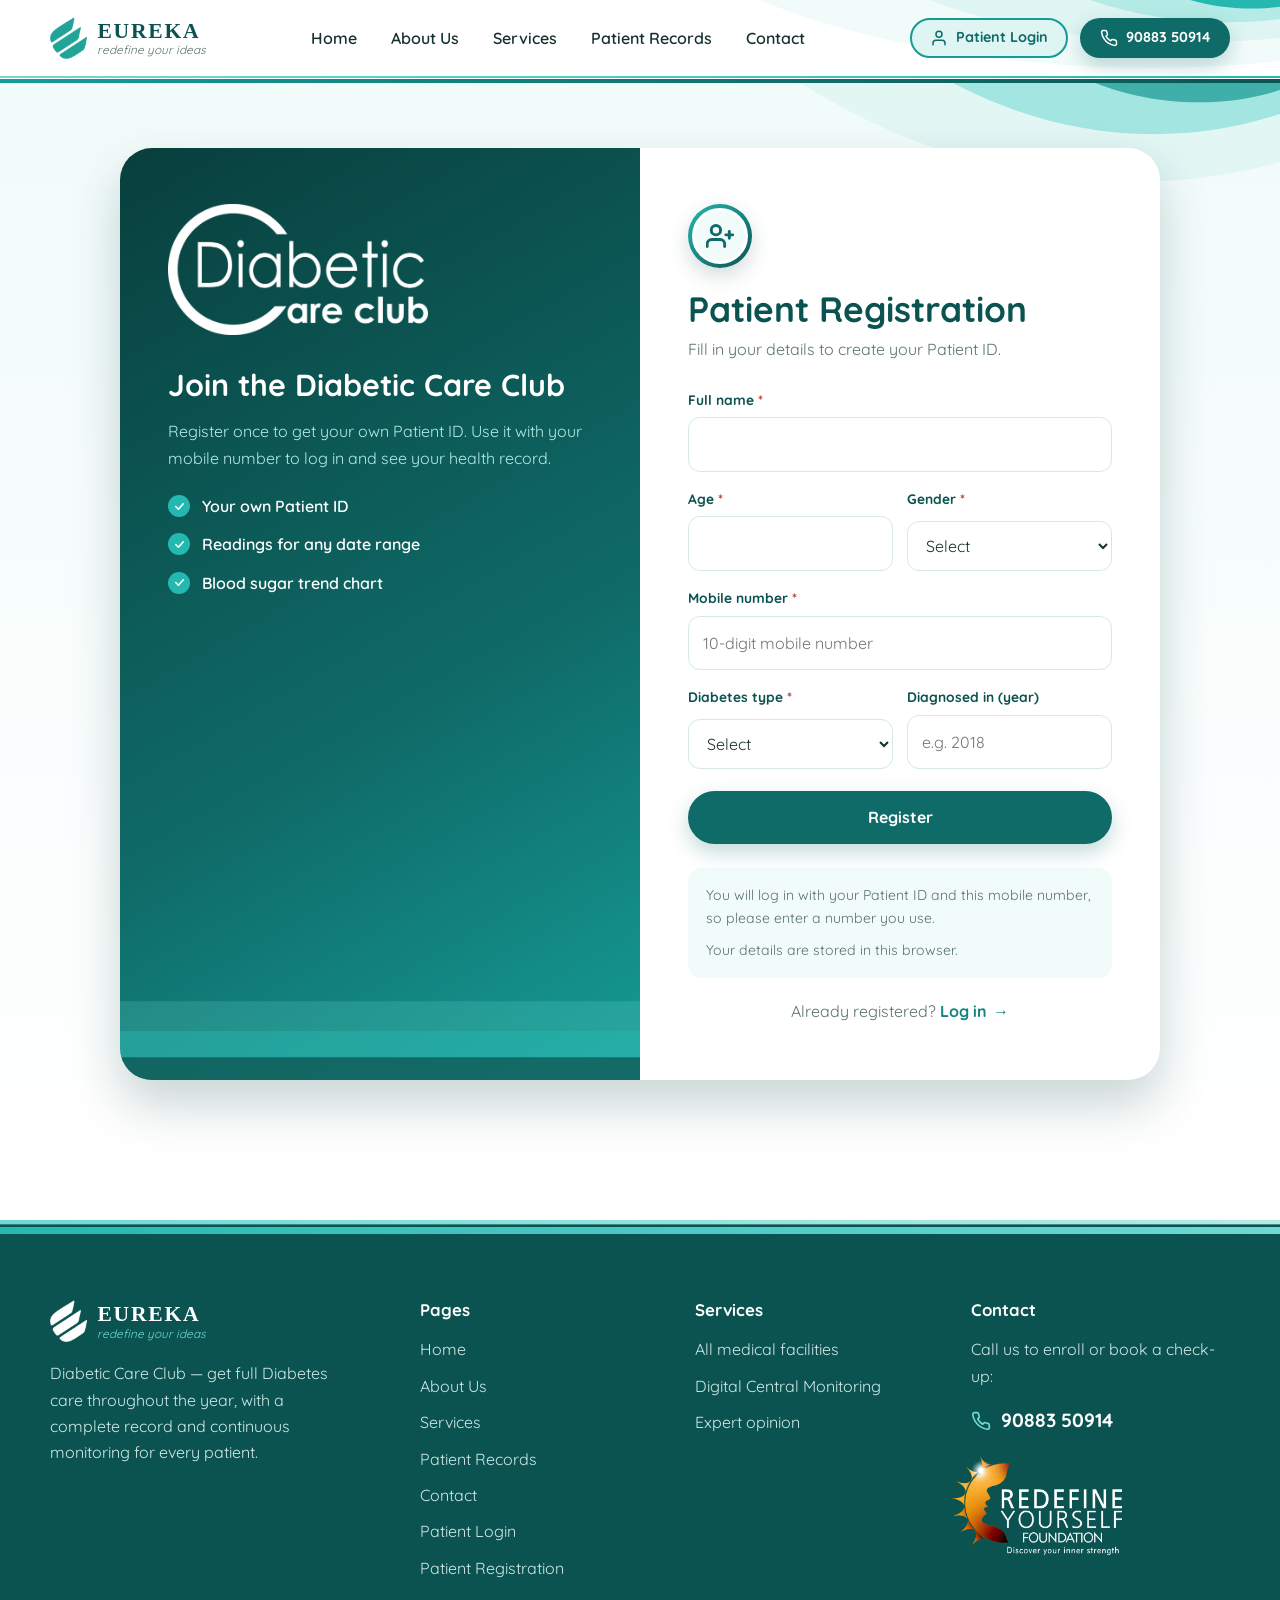
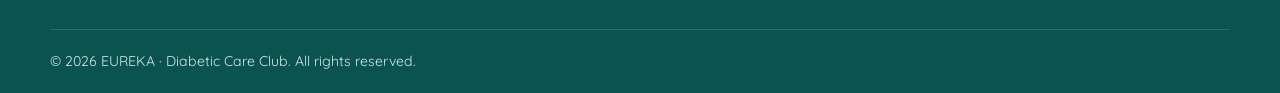
<file: register.html>
<!DOCTYPE html>
<html lang="en">
<head>
  <meta charset="UTF-8">
  <meta name="viewport" content="width=device-width, initial-scale=1.0">
  <title>Patient Registration | Diabetic Care Club | EUREKA</title>
  <meta name="description" content="Register with the Diabetic Care Club to get your Patient ID and view your diabetes health record.">
  <link rel="preconnect" href="https://fonts.googleapis.com">
  <link rel="preconnect" href="https://fonts.gstatic.com" crossorigin>
  <link href="https://fonts.googleapis.com/css2?family=Quicksand:wght@400;500;600;700&display=swap" rel="stylesheet">
  <link rel="icon" type="image/png" href="images/favicon.png">
  <link rel="stylesheet" href="css/style.css">
</head>
<body>

  <!-- ================= Header ================= -->
  <header class="site-header">
    <svg class="header-swoosh" viewBox="0 0 560 80" preserveAspectRatio="none" aria-hidden="true">
      <path d="M40 0 C170 58 380 86 560 64 L560 0 Z" fill="#f1fbfa" />
      <path d="M210 0 C300 38 440 52 560 40 L560 0 Z" fill="#dff5f3" />
      <path d="M370 0 C430 22 500 28 560 20 L560 0 Z" fill="#b4ebe7" />
      <path d="M470 0 C500 9 530 11 560 7 L560 0 Z" fill="#25b8b1" />
    </svg>
    <div class="container header-inner">
      <a href="index.html" class="brand" aria-label="EUREKA — home">
        <img class="brand-mark" src="images/logo.png" alt="" width="232" height="260">
        <span class="brand-text">
          <strong>EUREKA</strong>
          <em>redefine your ideas</em>
        </span>
      </a>

      <nav class="site-nav" id="siteNav" aria-label="Main">
        <ul>
          <li><a href="index.html">Home</a></li>
          <li><a href="about.html">About Us</a></li>
          <li><a href="services.html">Services</a></li>
          <li><a href="records.html">Patient Records</a></li>
          <li><a href="contact.html">Contact</a></li>
        </ul>
      </nav>

      <div class="header-actions">
        <a href="login.html" class="btn btn-outline btn-sm btn-login active" id="loginBtn">
          <svg viewBox="0 0 24 24" aria-hidden="true"><path d="M20 21v-2a4 4 0 0 0-4-4H8a4 4 0 0 0-4 4v2"/><circle cx="12" cy="7" r="4"/></svg>
          <span class="login-text">Patient Login</span>
        </a>
        <a href="tel:+919088350914" class="btn btn-primary btn-sm btn-call">
          <svg viewBox="0 0 24 24" aria-hidden="true"><path d="M22 16.9v3a2 2 0 0 1-2.2 2 19.8 19.8 0 0 1-8.6-3.1 19.5 19.5 0 0 1-6-6A19.8 19.8 0 0 1 2.1 4.2 2 2 0 0 1 4.1 2h3a2 2 0 0 1 2 1.7c.1.9.4 1.8.7 2.7a2 2 0 0 1-.5 2.1L8 9.8a16 16 0 0 0 6 6l1.3-1.3a2 2 0 0 1 2.1-.4c.9.3 1.8.6 2.7.7a2 2 0 0 1 1.7 2z"/></svg>
          <span class="btn-call-text">90883 50914</span>
        </a>
        <button class="nav-toggle" id="navToggle" aria-label="Open menu" aria-expanded="false" aria-controls="siteNav">
          <span></span><span></span><span></span>
        </button>
      </div>
    </div>
    <div class="header-stripe" aria-hidden="true"></div>
  </header>

  <main>
    <section class="login-section">
      <svg class="hero-swoosh" viewBox="0 0 640 320" preserveAspectRatio="none" aria-hidden="true">
      <path d="M150 0 C300 100 480 130 640 86 L640 0 Z" fill="#dff5f3" />
      <path d="M300 0 C410 62 530 74 640 38 L640 0 Z" fill="#6fd9d3" opacity=".7" />
      <path d="M440 0 C500 30 580 34 640 14 L640 0 Z" fill="#159c96" />
    </svg>
      <div class="container">
        <div class="login-wrap register-wrap">
          <div class="login-aside">
            <img class="club-logo" src="images/club-logo-white.png" alt="" width="1200" height="603">
            <h2>Join the Diabetic Care Club</h2>
            <p>Register once to get your own Patient ID. Use it with your mobile number to log in and see your health record.</p>
            <ul class="checklist">
              <li>Your own Patient ID</li>
              <li>Readings for any date range</li>
              <li>Blood sugar trend chart</li>
            </ul>
            <svg class="login-aside-waves" viewBox="0 0 600 160" preserveAspectRatio="none" aria-hidden="true">
              <rect x="0" y="70" width="600" height="90" fill="#6fd9d3" opacity=".2" />
              <rect x="0" y="104" width="600" height="56" fill="#25b8b1" opacity=".4" />
              <rect x="0" y="134" width="600" height="26" fill="#083f3d" opacity=".6" />
            </svg>
          </div>

          <div class="login-form">
            <form id="registerForm" novalidate>
              <div class="icon-ring sm"><span class="icon"><svg viewBox="0 0 24 24" aria-hidden="true"><path d="M16 21v-2a4 4 0 0 0-4-4H5a4 4 0 0 0-4 4v2"/><circle cx="8.5" cy="7" r="4"/><path d="M20 8v6M23 11h-6"/></svg></span></div>
              <h1>Patient Registration</h1>
              <p class="login-lead">Fill in your details to create your Patient ID.</p>

              <div class="login-error" id="registerError" role="alert" hidden></div>

              <div class="field"><label for="regName">Full name <span class="req">*</span></label><input id="regName" name="fullName" type="text" required autocomplete="name"></div>
              <div class="field-row">
                <div class="field"><label for="regAge">Age <span class="req">*</span></label><input id="regAge" name="age" type="number" min="1" max="120" required></div>
                <div class="field"><label for="regGender">Gender <span class="req">*</span></label><select id="regGender" name="gender" required><option value="">Select</option><option>Male</option><option>Female</option><option>Other</option></select></div>
              </div>
              <div class="field"><label for="regPhone">Mobile number <span class="req">*</span></label><input id="regPhone" name="phone" type="tel" inputmode="numeric" required minlength="10" maxlength="16" placeholder="10-digit mobile number" autocomplete="tel"></div>
              <div class="field-row">
                <div class="field"><label for="regType">Diabetes type <span class="req">*</span></label><select id="regType" name="type" required><option value="">Select</option><option>Type 1</option><option>Type 2</option><option>Gestational</option><option>Prediabetes</option></select></div>
                <div class="field"><label for="regSince">Diagnosed in (year)</label><input id="regSince" name="since" type="number" min="1950" placeholder="e.g. 2018"></div>
              </div>

              <button type="submit" class="btn btn-primary btn-block">Register</button>

              <div class="login-help">
                <p>You will log in with your Patient ID and this mobile number, so please enter a number you use.</p>
                <p>Your details are stored in this browser.</p>
              </div>
              <p class="login-alt">Already registered? <a href="login.html" class="link-arrow">Log in</a></p>
            </form>

            <div class="reg-success" id="registerSuccess" hidden>
              <div class="icon-ring sm"><span class="icon"><svg viewBox="0 0 48 48" aria-hidden="true"><circle cx="18" cy="14" r="8"/><path d="M4 42v-4a8 8 0 0 1 8-8h12a8 8 0 0 1 8 8v4"/><path d="M32 22l4 4 8-8"/></svg></span></div>
              <h1>Welcome, <span id="newName"></span>!</h1>
              <p class="login-lead">Your registration is complete. Your Patient ID is:</p>
              <p class="reg-id" id="newCode"></p>
              <p class="reg-note">Please write this ID down — you will need it with your mobile number every time you log in.</p>
              <button type="button" class="btn btn-primary btn-block" id="goToRecord">Go to my health record</button>
              <p class="login-alt"><a href="index.html" class="link-arrow">Back to home</a></p>
            </div>
          </div>
        </div>
      </div>
    </section>

  </main>

  <!-- ================= Footer ================= -->
  <footer class="site-footer">
    <svg class="footer-wave" viewBox="0 0 1440 16" preserveAspectRatio="none" aria-hidden="true">
      <defs>
        <linearGradient id="ftA" x1="0" x2="1" y1="0" y2="0"><stop offset="0" stop-color="#6fd9d3" /><stop offset="1" stop-color="#b4ebe7" /></linearGradient>
        <linearGradient id="ftT" x1="0" x2="1" y1="0" y2="0"><stop offset="0" stop-color="#25b8b1" /><stop offset="1" stop-color="#6fd9d3" /></linearGradient>
      </defs>
      <rect x="0" y="0" width="1440" height="5" fill="url(#ftA)" />
      <rect x="0" y="8" width="1440" height="8" fill="url(#ftT)" />
    </svg>
    <div class="container footer-grid">
      <div>
        <a href="index.html" class="brand brand-light" aria-label="EUREKA — home">
          <img class="brand-mark" src="images/logo-white.png" alt="" width="232" height="260">
          <span class="brand-text">
            <strong>EUREKA</strong>
            <em>redefine your ideas</em>
          </span>
        </a>
        <p class="footer-about">Diabetic Care Club — get full Diabetes care throughout the year, with a complete record and continuous monitoring for every patient.</p>
      </div>
      <div>
        <h4>Pages</h4>
        <ul class="footer-links">
          <li><a href="index.html">Home</a></li>
          <li><a href="about.html">About Us</a></li>
          <li><a href="services.html">Services</a></li>
          <li><a href="records.html">Patient Records</a></li>
          <li><a href="contact.html">Contact</a></li>
          <li><a href="login.html">Patient Login</a></li>
          <li><a href="register.html">Patient Registration</a></li>
        </ul>
      </div>
      <div>
        <h4>Services</h4>
        <ul class="footer-links">
          <li><a href="services.html#facilities">All medical facilities</a></li>
          <li><a href="services.html#monitoring">Digital Central Monitoring</a></li>
          <li><a href="services.html#expert">Expert opinion</a></li>
        </ul>
      </div>
      <div>
        <h4>Contact</h4>
        <p>Call us to enroll or book a check-up:</p>
        <a href="tel:+919088350914" class="footer-phone"><svg viewBox="0 0 24 24" aria-hidden="true"><path d="M22 16.9v3a2 2 0 0 1-2.2 2 19.8 19.8 0 0 1-8.6-3.1 19.5 19.5 0 0 1-6-6A19.8 19.8 0 0 1 2.1 4.2 2 2 0 0 1 4.1 2h3a2 2 0 0 1 2 1.7c.1.9.4 1.8.7 2.7a2 2 0 0 1-.5 2.1L8 9.8a16 16 0 0 0 6 6l1.3-1.3a2 2 0 0 1 2.1-.4c.9.3 1.8.6 2.7.7a2 2 0 0 1 1.7 2z"/></svg> 90883 50914</a>
        <img class="footer-partner" src="images/redefine-yourself-logo.png" alt="Redefine Yourself Foundation — Discover your inner strength" width="600" height="347" loading="lazy">
      </div>
    </div>
    <div class="container footer-bottom">
      <p>&copy; <span id="year"></span> EUREKA · Diabetic Care Club. All rights reserved.</p>
    </div>
  </footer>

  <script src="js/main.js"></script>
  <script src="js/health.js"></script>
  <script src="js/register.js"></script>
</body>
</html>
</file>
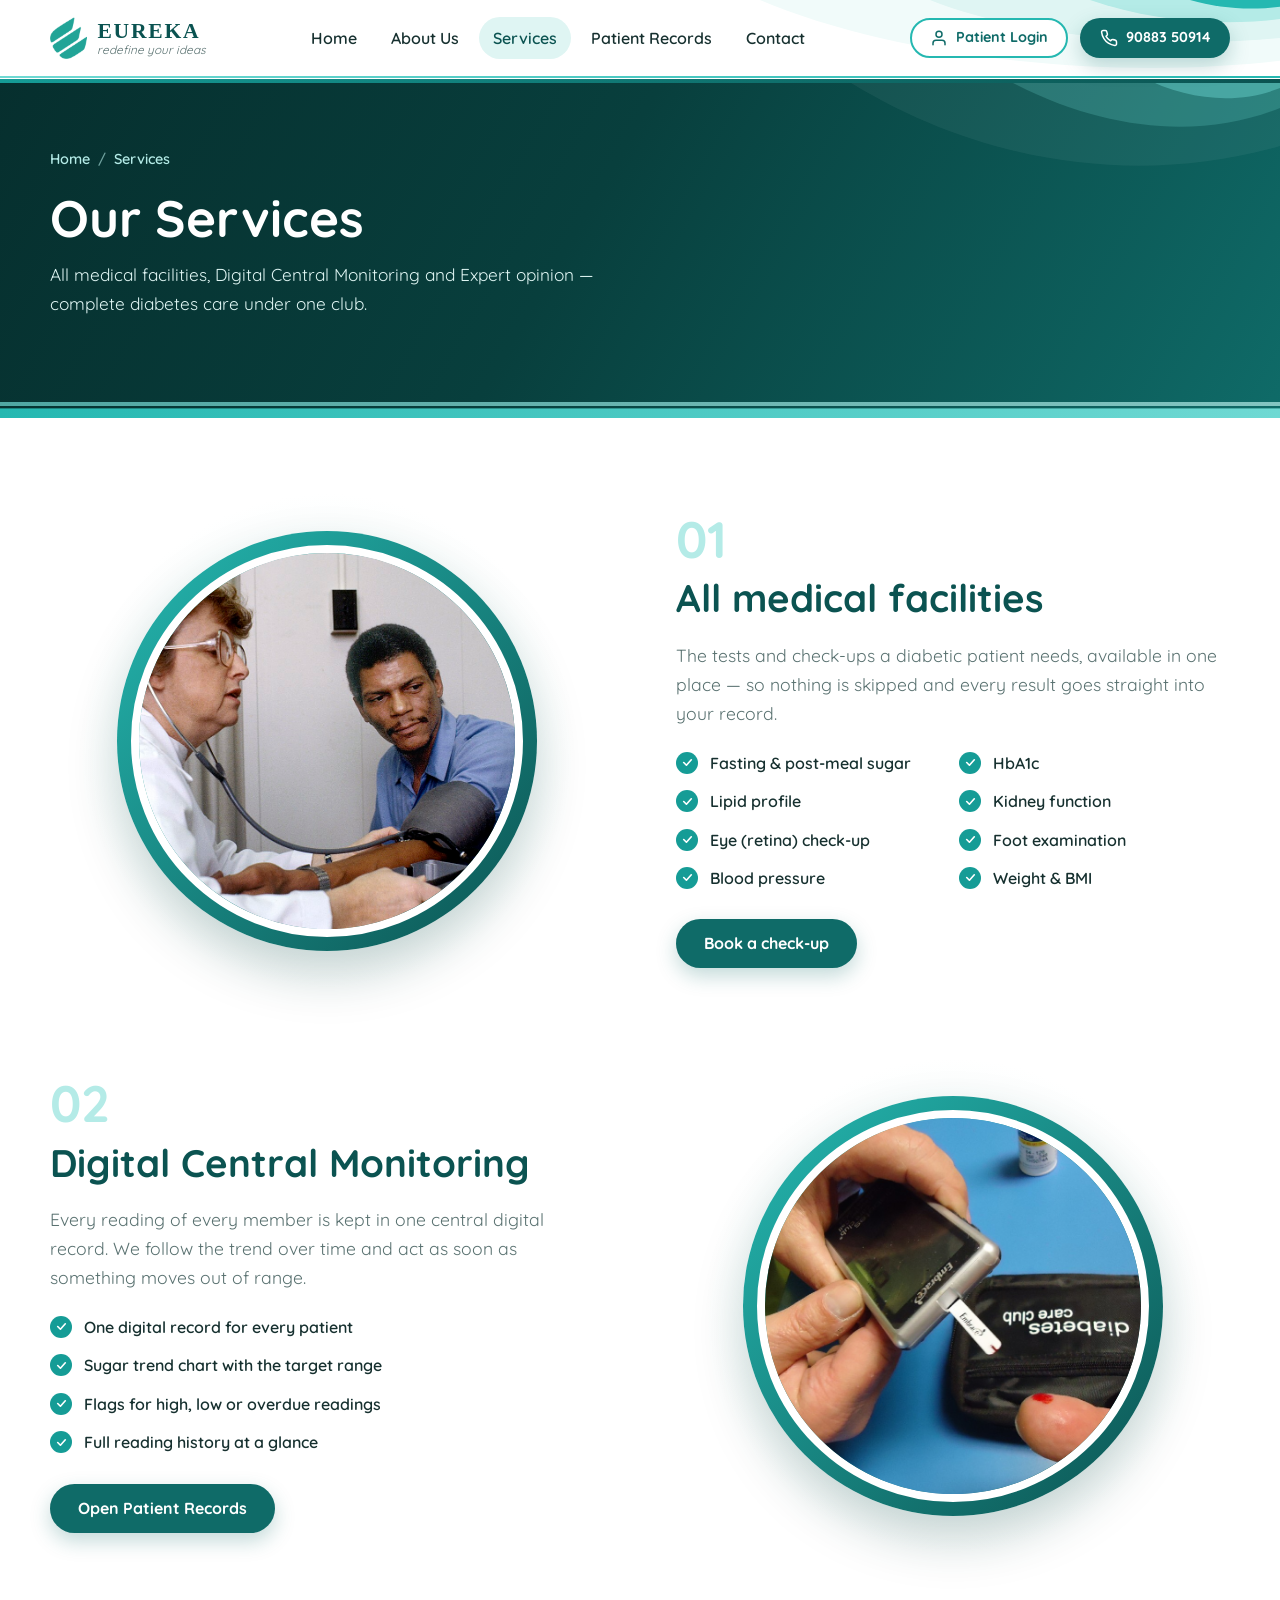
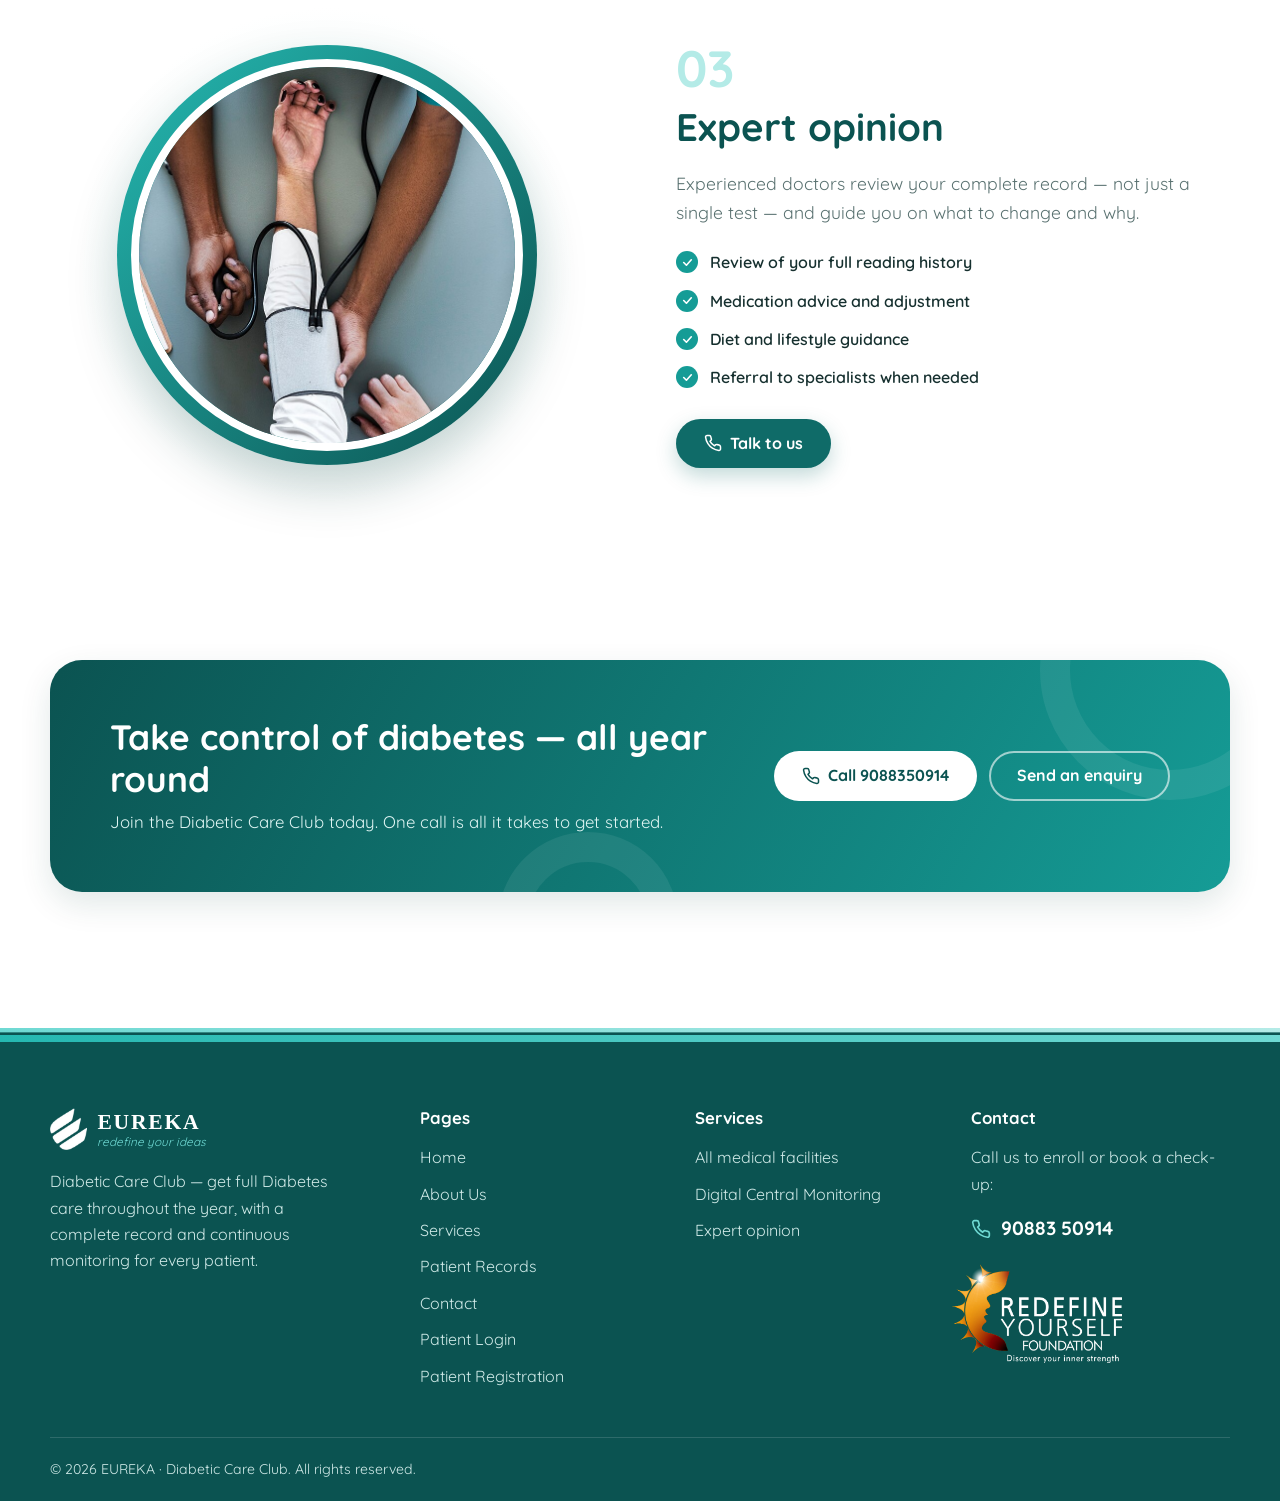
<file: services.html>
<!DOCTYPE html>
<html lang="en">
<head>
  <meta charset="UTF-8">
  <meta name="viewport" content="width=device-width, initial-scale=1.0">
  <title>Services | Diabetic Care Club | EUREKA</title>
  <meta name="description" content="All medical facilities, Digital Central Monitoring and Expert opinion — complete diabetes care from the Diabetic Care Club.">
  <link rel="preconnect" href="https://fonts.googleapis.com">
  <link rel="preconnect" href="https://fonts.gstatic.com" crossorigin>
  <link href="https://fonts.googleapis.com/css2?family=Quicksand:wght@400;500;600;700&display=swap" rel="stylesheet">
  <link rel="icon" type="image/png" href="images/favicon.png">
  <link rel="stylesheet" href="css/style.css">
</head>
<body>

  <!-- ================= Header ================= -->
  <header class="site-header">
    <svg class="header-swoosh" viewBox="0 0 560 80" preserveAspectRatio="none" aria-hidden="true">
      <path d="M40 0 C170 58 380 86 560 64 L560 0 Z" fill="#f1fbfa" />
      <path d="M210 0 C300 38 440 52 560 40 L560 0 Z" fill="#dff5f3" />
      <path d="M370 0 C430 22 500 28 560 20 L560 0 Z" fill="#b4ebe7" />
      <path d="M470 0 C500 9 530 11 560 7 L560 0 Z" fill="#25b8b1" />
    </svg>
    <div class="container header-inner">
      <a href="index.html" class="brand" aria-label="EUREKA — home">
        <img class="brand-mark" src="images/logo.png" alt="" width="232" height="260">
        <span class="brand-text">
          <strong>EUREKA</strong>
          <em>redefine your ideas</em>
        </span>
      </a>

      <nav class="site-nav" id="siteNav" aria-label="Main">
        <ul>
          <li><a href="index.html">Home</a></li>
          <li><a href="about.html">About Us</a></li>
          <li><a href="services.html" class="active" aria-current="page">Services</a></li>
          <li><a href="records.html">Patient Records</a></li>
          <li><a href="contact.html">Contact</a></li>
        </ul>
      </nav>

      <div class="header-actions">
        <a href="login.html" class="btn btn-outline btn-sm btn-login" id="loginBtn">
          <svg viewBox="0 0 24 24" aria-hidden="true"><path d="M20 21v-2a4 4 0 0 0-4-4H8a4 4 0 0 0-4 4v2"/><circle cx="12" cy="7" r="4"/></svg>
          <span class="login-text">Patient Login</span>
        </a>
        <a href="tel:+919088350914" class="btn btn-primary btn-sm btn-call">
          <svg viewBox="0 0 24 24" aria-hidden="true"><path d="M22 16.9v3a2 2 0 0 1-2.2 2 19.8 19.8 0 0 1-8.6-3.1 19.5 19.5 0 0 1-6-6A19.8 19.8 0 0 1 2.1 4.2 2 2 0 0 1 4.1 2h3a2 2 0 0 1 2 1.7c.1.9.4 1.8.7 2.7a2 2 0 0 1-.5 2.1L8 9.8a16 16 0 0 0 6 6l1.3-1.3a2 2 0 0 1 2.1-.4c.9.3 1.8.6 2.7.7a2 2 0 0 1 1.7 2z"/></svg>
          <span class="btn-call-text">90883 50914</span>
        </a>
        <button class="nav-toggle" id="navToggle" aria-label="Open menu" aria-expanded="false" aria-controls="siteNav">
          <span></span><span></span><span></span>
        </button>
      </div>
    </div>
    <div class="header-stripe" aria-hidden="true"></div>
  </header>

  <main>
    <section class="page-banner">
      <svg class="banner-swoosh" viewBox="0 0 560 260" preserveAspectRatio="none" aria-hidden="true">
      <path d="M120 0 C260 90 420 110 560 70 L560 0 Z" fill="#ffffff" opacity=".06" />
      <path d="M280 0 C380 56 480 64 560 32 L560 0 Z" fill="#6fd9d3" opacity=".25" />
      <path d="M420 0 C470 26 520 28 560 12 L560 0 Z" fill="#6fd9d3" opacity=".5" />
    </svg>
      <div class="container">
        <ol class="breadcrumb">
          <li><a href="index.html">Home</a></li>
          <li aria-current="page">Services</li>
        </ol>
        <h1>Our Services</h1>
        <p>All medical facilities, Digital Central Monitoring and Expert opinion — complete diabetes care under one club.</p>
      </div>
      <svg class="banner-waves" viewBox="0 0 1440 20" preserveAspectRatio="none" aria-hidden="true">
      <defs>
        <linearGradient id="bsA" x1="0" x2="1" y1="0" y2="0"><stop offset="0" stop-color="#6fd9d3" /><stop offset="1" stop-color="#b4ebe7" /></linearGradient>
        <linearGradient id="bsT" x1="0" x2="1" y1="0" y2="0"><stop offset="0" stop-color="#25b8b1" /><stop offset="1" stop-color="#6fd9d3" /></linearGradient>
      </defs>
      <rect x="0" y="0" width="1440" height="5" fill="url(#bsA)" opacity=".7" />
      <rect x="0" y="8" width="1440" height="12" fill="url(#bsT)" />
    </svg>
    </section>

    <section class="section">
      <div class="container">
        <div class="service-row split" id="facilities">
          <div class="split-media">
            <div class="ring-photo">
              <img src="images/health-checkup.jpg" alt="A health worker checking a patient's blood pressure">
            </div>
          </div>
          <div class="split-text">
            <span class="row-no">01</span>
            <h2>All medical facilities</h2>
            <p class="lead">
              The tests and check-ups a diabetic patient needs, available in one place — so nothing is
              skipped and every result goes straight into your record.
            </p>
            <ul class="checklist two-col">
              <li>Fasting &amp; post-meal sugar</li>
              <li>HbA1c</li>
              <li>Lipid profile</li>
              <li>Kidney function</li>
              <li>Eye (retina) check-up</li>
              <li>Foot examination</li>
              <li>Blood pressure</li>
              <li>Weight &amp; BMI</li>
            </ul>
            <a href="contact.html" class="btn btn-primary">Book a check-up</a>
          </div>
        </div>

        <div class="service-row split reverse" id="monitoring">
          <div class="split-media">
            <div class="ring-photo">
              <img src="images/glucometer.jpg" alt="Blood sugar being checked with a glucometer">
            </div>
          </div>
          <div class="split-text">
            <span class="row-no">02</span>
            <h2>Digital Central Monitoring</h2>
            <p class="lead">
              Every reading of every member is kept in one central digital record. We follow the trend
              over time and act as soon as something moves out of range.
            </p>
            <ul class="checklist">
              <li>One digital record for every patient</li>
              <li>Sugar trend chart with the target range</li>
              <li>Flags for high, low or overdue readings</li>
              <li>Full reading history at a glance</li>
            </ul>
            <a href="records.html" class="btn btn-primary">Open Patient Records</a>
          </div>
        </div>

        <div class="service-row split" id="expert">
          <div class="split-media">
            <div class="ring-photo">
              <img src="images/expert-care.jpg" alt="A doctor measuring a patient's blood pressure">
            </div>
          </div>
          <div class="split-text">
            <span class="row-no">03</span>
            <h2>Expert opinion</h2>
            <p class="lead">
              Experienced doctors review your complete record — not just a single test — and guide you
              on what to change and why.
            </p>
            <ul class="checklist">
              <li>Review of your full reading history</li>
              <li>Medication advice and adjustment</li>
              <li>Diet and lifestyle guidance</li>
              <li>Referral to specialists when needed</li>
            </ul>
            <a href="tel:+919088350914" class="btn btn-primary"><svg viewBox="0 0 24 24" aria-hidden="true"><path d="M22 16.9v3a2 2 0 0 1-2.2 2 19.8 19.8 0 0 1-8.6-3.1 19.5 19.5 0 0 1-6-6A19.8 19.8 0 0 1 2.1 4.2 2 2 0 0 1 4.1 2h3a2 2 0 0 1 2 1.7c.1.9.4 1.8.7 2.7a2 2 0 0 1-.5 2.1L8 9.8a16 16 0 0 0 6 6l1.3-1.3a2 2 0 0 1 2.1-.4c.9.3 1.8.6 2.7.7a2 2 0 0 1 1.7 2z"/></svg> Talk to us</a>
          </div>
        </div>
      </div>
    </section>

    <section class="section">
      <div class="container">
        <div class="cta-band">
          <div>
            <h2>Take control of diabetes — all year round</h2>
            <p>Join the Diabetic Care Club today. One call is all it takes to get started.</p>
          </div>
          <div class="cta-actions">
            <a href="tel:+919088350914" class="btn btn-light"><svg viewBox="0 0 24 24" aria-hidden="true"><path d="M22 16.9v3a2 2 0 0 1-2.2 2 19.8 19.8 0 0 1-8.6-3.1 19.5 19.5 0 0 1-6-6A19.8 19.8 0 0 1 2.1 4.2 2 2 0 0 1 4.1 2h3a2 2 0 0 1 2 1.7c.1.9.4 1.8.7 2.7a2 2 0 0 1-.5 2.1L8 9.8a16 16 0 0 0 6 6l1.3-1.3a2 2 0 0 1 2.1-.4c.9.3 1.8.6 2.7.7a2 2 0 0 1 1.7 2z"/></svg> Call 9088350914</a>
            <a href="contact.html" class="btn btn-ghost-light">Send an enquiry</a>
          </div>
        </div>
      </div>
    </section>
  </main>

  <!-- ================= Footer ================= -->
  <footer class="site-footer">
    <svg class="footer-wave" viewBox="0 0 1440 16" preserveAspectRatio="none" aria-hidden="true">
      <defs>
        <linearGradient id="ftA" x1="0" x2="1" y1="0" y2="0"><stop offset="0" stop-color="#6fd9d3" /><stop offset="1" stop-color="#b4ebe7" /></linearGradient>
        <linearGradient id="ftT" x1="0" x2="1" y1="0" y2="0"><stop offset="0" stop-color="#25b8b1" /><stop offset="1" stop-color="#6fd9d3" /></linearGradient>
      </defs>
      <rect x="0" y="0" width="1440" height="5" fill="url(#ftA)" />
      <rect x="0" y="8" width="1440" height="8" fill="url(#ftT)" />
    </svg>
    <div class="container footer-grid">
      <div>
        <a href="index.html" class="brand brand-light" aria-label="EUREKA — home">
          <img class="brand-mark" src="images/logo-white.png" alt="" width="232" height="260">
          <span class="brand-text">
            <strong>EUREKA</strong>
            <em>redefine your ideas</em>
          </span>
        </a>
        <p class="footer-about">Diabetic Care Club — get full Diabetes care throughout the year, with a complete record and continuous monitoring for every patient.</p>
      </div>
      <div>
        <h4>Pages</h4>
        <ul class="footer-links">
          <li><a href="index.html">Home</a></li>
          <li><a href="about.html">About Us</a></li>
          <li><a href="services.html">Services</a></li>
          <li><a href="records.html">Patient Records</a></li>
          <li><a href="contact.html">Contact</a></li>
          <li><a href="login.html">Patient Login</a></li>
          <li><a href="register.html">Patient Registration</a></li>
        </ul>
      </div>
      <div>
        <h4>Services</h4>
        <ul class="footer-links">
          <li><a href="services.html#facilities">All medical facilities</a></li>
          <li><a href="services.html#monitoring">Digital Central Monitoring</a></li>
          <li><a href="services.html#expert">Expert opinion</a></li>
        </ul>
      </div>
      <div>
        <h4>Contact</h4>
        <p>Call us to enroll or book a check-up:</p>
        <a href="tel:+919088350914" class="footer-phone"><svg viewBox="0 0 24 24" aria-hidden="true"><path d="M22 16.9v3a2 2 0 0 1-2.2 2 19.8 19.8 0 0 1-8.6-3.1 19.5 19.5 0 0 1-6-6A19.8 19.8 0 0 1 2.1 4.2 2 2 0 0 1 4.1 2h3a2 2 0 0 1 2 1.7c.1.9.4 1.8.7 2.7a2 2 0 0 1-.5 2.1L8 9.8a16 16 0 0 0 6 6l1.3-1.3a2 2 0 0 1 2.1-.4c.9.3 1.8.6 2.7.7a2 2 0 0 1 1.7 2z"/></svg> 90883 50914</a>
        <img class="footer-partner" src="images/redefine-yourself-logo.png" alt="Redefine Yourself Foundation — Discover your inner strength" width="600" height="347" loading="lazy">
      </div>
    </div>
    <div class="container footer-bottom">
      <p>&copy; <span id="year"></span> EUREKA · Diabetic Care Club. All rights reserved.</p>
    </div>
  </footer>

  <script src="js/main.js"></script>
</body>
</html>
</file>
<file: css/style.css>
/* =========================================================
   EUREKA · Diabetic Care Club
   Shared stylesheet for all pages
   Theme: teal / aqua waves on white (from the club poster)
   ========================================================= */

:root {
  --teal-900: #083f3d;
  --teal-800: #0b5351;
  --teal-700: #0f6b68;
  --teal-600: #12837f;
  --teal-500: #159c96;
  --teal-400: #25b8b1;
  --aqua-300: #6fd9d3;
  --aqua-200: #b4ebe7;
  --aqua-100: #dff5f3;
  --aqua-50:  #f1fbfa;

  --ink:   #16302f;
  --muted: #5a7271;
  --line:  #d4e9e7;
  --white: #ffffff;

  --low:      #6b3fb8;
  --normal:   #16784c;
  --elevated: #9a5d05;
  --high:     #b2372e;

  --radius: 16px;
  --radius-lg: 24px;
  --shadow-sm: 0 4px 14px rgba(8, 63, 61, .08);
  --shadow: 0 12px 32px rgba(8, 63, 61, .12);
  --shadow-lg: 0 24px 50px rgba(8, 63, 61, .22);
  --font: 'Quicksand', 'Century Gothic', 'Segoe UI', sans-serif;
  --header-h: 76px;
}

/* ---------- Base ---------- */
*, *::before, *::after { box-sizing: border-box; }

html { scroll-behavior: smooth; scroll-padding-top: calc(var(--header-h) + 16px); }

body {
  margin: 0;
  font-family: var(--font);
  font-size: 16px;
  color: var(--ink);
  background: var(--white);
  line-height: 1.65;
  -webkit-font-smoothing: antialiased;
}

[hidden] { display: none !important; }
img, svg { display: block; max-width: 100%; }
a { color: inherit; text-decoration: none; }

h1, h2, h3, h4 {
  margin: 0 0 .5em;
  line-height: 1.2;
  font-weight: 700;
  color: var(--teal-800);
}

p { margin: 0 0 1em; }

:focus-visible { outline: 3px solid var(--aqua-300); outline-offset: 2px; }

.sr-only {
  position: absolute;
  width: 1px; height: 1px;
  padding: 0; margin: -1px;
  overflow: hidden;
  clip: rect(0 0 0 0);
  white-space: nowrap;
  border: 0;
}

.container { width: min(1180px, 100% - 32px); margin-inline: auto; }

.section { position: relative; padding: 96px 0; }
.section-alt { background: var(--aqua-50); }

.eyebrow {
  display: inline-flex;
  align-items: center;
  gap: 10px;
  margin-bottom: 14px;
  font-size: .82rem;
  font-weight: 700;
  letter-spacing: .14em;
  text-transform: uppercase;
  color: var(--teal-500);
}
.eyebrow::before {
  content: '';
  width: 28px; height: 3px;
  border-radius: 3px;
  background: var(--teal-400);
}

.section-head { max-width: 680px; margin-bottom: 48px; }
.section-head.center { margin-inline: auto; text-align: center; }
.section-head.center .eyebrow::after {
  content: '';
  width: 28px; height: 3px;
  border-radius: 3px;
  background: var(--teal-400);
}
.section-head h2 { font-size: clamp(1.8rem, 3.2vw, 2.5rem); }
.section-head p { font-size: 1.06rem; color: var(--muted); }

.lead { font-size: 1.1rem; color: var(--muted); }

/* ---------- Buttons ---------- */
.btn {
  display: inline-flex;
  align-items: center;
  justify-content: center;
  gap: 8px;
  padding: 13px 26px;
  border: 2px solid transparent;
  border-radius: 999px;
  font: inherit;
  font-weight: 700;
  line-height: 1.2;
  cursor: pointer;
  transition: background-color .2s, color .2s, border-color .2s, box-shadow .2s, transform .2s;
}
.btn:hover { transform: translateY(-1px); }
.btn:active { transform: translateY(0); }
.btn svg {
  width: 18px; height: 18px; flex: none;
  fill: none; stroke: currentColor; stroke-width: 2;
  stroke-linecap: round; stroke-linejoin: round;
}

.btn-primary { background: var(--teal-700); color: var(--white); box-shadow: 0 8px 20px rgba(15, 107, 104, .25); }
.btn-primary:hover { background: var(--teal-800); }

.btn-outline { background: var(--white); color: var(--teal-700); border-color: var(--teal-400); }
.btn-outline:hover { background: var(--aqua-50); }

.btn-light { background: var(--white); color: var(--teal-800); }
.btn-light:hover { background: var(--aqua-100); }

.btn-ghost-light { background: transparent; color: var(--white); border-color: rgba(255, 255, 255, .6); }
.btn-ghost-light:hover { background: rgba(255, 255, 255, .12); border-color: var(--white); }

.btn-danger-ghost { background: var(--white); color: var(--high); border-color: #f0cfcc; }
.btn-danger-ghost:hover { background: #fdf1f0; }

.btn-sm { padding: 9px 18px; font-size: .9rem; }
.btn-block { width: 100%; }

.link-arrow {
  display: inline-flex;
  align-items: center;
  gap: 6px;
  font-weight: 700;
  color: var(--teal-600);
}
.link-arrow::after { content: '→'; transition: transform .2s; }
.link-arrow:hover::after { transform: translateX(4px); }

/* ---------- Header ---------- */
.site-header {
  position: sticky;
  top: 0;
  z-index: 50;
  background: var(--white);
  transition: box-shadow .2s;
}
.site-header.scrolled { box-shadow: 0 8px 20px rgba(8, 63, 61, .12); }

/* Poster-style swooshes in the top-right corner */
.header-swoosh {
  position: absolute;
  top: 0; right: 0;
  width: min(560px, 48vw);
  height: 100%;
  pointer-events: none;
}

/* Straight aqua / teal stripes forming the bottom edge of the menu bar */
.header-stripe {
  position: absolute;
  left: 0; right: 0;
  top: 100%;
  z-index: 2;
  height: 7px;
  background:
    linear-gradient(90deg, var(--teal-500), var(--teal-800)) bottom / 100% 4px no-repeat,
    linear-gradient(90deg, var(--aqua-300), var(--teal-400)) top / 100% 2px no-repeat,
    var(--white);
  pointer-events: none;
}

.header-inner {
  position: relative;
  z-index: 1;
  display: flex;
  align-items: center;
  justify-content: space-between;
  gap: 24px;
  height: var(--header-h);
}

.brand { display: flex; align-items: center; gap: 10px; flex: none; }
.brand-mark { width: auto; height: 42px; }
.brand-text { display: flex; flex-direction: column; line-height: 1.1; }
.brand-text strong {
  font-family: Georgia, 'Times New Roman', serif;
  font-size: 1.35rem;
  letter-spacing: .08em;
  color: var(--teal-800);
}
.brand-text em { font-size: .74rem; font-style: italic; color: var(--muted); }

.site-nav ul { display: flex; gap: 6px; margin: 0; padding: 0; list-style: none; }
.site-nav a {
  display: block;
  padding: 8px 14px;
  border-radius: 999px;
  font-weight: 600;
  color: var(--ink);
  transition: background-color .2s, color .2s;
}
.site-nav a:hover { color: var(--teal-700); background: var(--aqua-50); }
.site-nav a.active { color: var(--teal-800); background: var(--aqua-100); }

.header-actions { display: flex; align-items: center; gap: 12px; }

.nav-toggle {
  display: none;
  width: 44px; height: 44px;
  flex-direction: column;
  align-items: center;
  justify-content: center;
  gap: 5px;
  background: var(--white);
  border: 1px solid var(--line);
  border-radius: 12px;
  cursor: pointer;
}
.nav-toggle span { width: 20px; height: 2px; background: var(--teal-800); border-radius: 2px; transition: transform .2s, opacity .2s; }
.nav-toggle[aria-expanded="true"] span:nth-child(1) { transform: translateY(7px) rotate(45deg); }
.nav-toggle[aria-expanded="true"] span:nth-child(2) { opacity: 0; }
.nav-toggle[aria-expanded="true"] span:nth-child(3) { transform: translateY(-7px) rotate(-45deg); }

/* ---------- Club logotype (SVG) ---------- */
.club-logo { width: min(400px, 100%); height: auto; }

.phone-tag {
  display: inline-flex;
  align-items: center;
  gap: 8px;
  padding: 5px 14px;
  background: var(--teal-700);
  color: var(--white);
  border-radius: 6px;
  font-weight: 700;
  letter-spacing: .08em;
}
.phone-tag svg { width: 16px; height: 16px; fill: none; stroke: currentColor; stroke-width: 2; stroke-linecap: round; stroke-linejoin: round; }
.phone-tag:hover { background: var(--teal-800); }

/* ---------- Home hero ---------- */
.hero {
  position: relative;
  overflow: hidden;
  padding: 56px 0 110px;
  background:
    radial-gradient(circle at 78% 40%, rgba(37, 184, 177, .28), transparent 55%),
    linear-gradient(135deg, #062f2e 0%, var(--teal-900) 45%, var(--teal-700) 100%);
  color: var(--aqua-100);
}

/* Dark hero: light text, logo and buttons */
.hero .hero-swoosh { opacity: .3; }
.hero .eyebrow { color: var(--aqua-300); }
.hero .eyebrow::before { background: var(--aqua-300); }
.hero .phone-tag { background: var(--white); color: var(--teal-800); }
.hero .phone-tag:hover { background: var(--aqua-100); }
.hero .hero-tagline { color: var(--white); }
.hero .hero-desc { color: var(--aqua-200); }
.hero .btn-primary { background: var(--white); color: var(--teal-800); box-shadow: 0 8px 20px rgba(0, 0, 0, .2); }
.hero .btn-primary:hover { background: var(--aqua-100); }
.hero .btn-outline { background: transparent; color: var(--white); border-color: rgba(255, 255, 255, .6); }
.hero .btn-outline:hover { background: rgba(255, 255, 255, .12); border-color: var(--white); }
.hero .hero-points li { color: var(--white); }
.hero .hero-visual::before { border-color: rgba(111, 217, 211, .5); }
.hero .ring-photo { background: linear-gradient(135deg, var(--aqua-300), var(--teal-500)); box-shadow: 0 24px 50px rgba(0, 0, 0, .35); }
.hero-swoosh {
  position: absolute;
  top: 0; right: 0;
  width: min(640px, 80vw);
  height: 320px;
}
.hero-waves {
  position: absolute;
  left: 0; bottom: 0;
  width: 100%;
  height: 26px;
}
.hero-inner {
  position: relative;
  z-index: 1;
  display: grid;
  grid-template-columns: 1.05fr .95fr;
  gap: 48px;
  align-items: center;
}
.hero-text .club-logo { margin: 4px 0 10px; }
.hero-tagline {
  margin: 20px 0 12px;
  font-size: clamp(1.2rem, 2.1vw, 1.5rem);
  font-weight: 700;
  color: var(--ink);
}
.hero-desc { max-width: 520px; font-size: 1.05rem; color: var(--muted); }
.hero-actions { display: flex; flex-wrap: wrap; gap: 12px; margin-top: 28px; }
.hero-points {
  display: flex;
  flex-wrap: wrap;
  gap: 10px 22px;
  margin: 28px 0 0;
  padding: 0;
  list-style: none;
  font-weight: 600;
  font-size: .95rem;
}
.hero-points li { display: flex; align-items: center; gap: 8px; }
.hero-points li::before {
  content: '';
  width: 20px; height: 20px;
  border-radius: 50%;
  background: var(--aqua-100) url("data:image/svg+xml,%3Csvg xmlns='http://www.w3.org/2000/svg' viewBox='0 0 24 24' fill='none' stroke='%230f6b68' stroke-width='3' stroke-linecap='round' stroke-linejoin='round'%3E%3Cpath d='M5 12l5 5 9-10'/%3E%3C/svg%3E") center / 12px no-repeat;
}

.hero-visual { position: relative; display: grid; place-items: center; }
.hero-visual::before {
  content: '';
  position: absolute;
  width: min(500px, 96%);
  aspect-ratio: 1;
  border-radius: 50%;
  border: 2px dashed var(--aqua-300);
}

/* Circular photo with teal ring — poster motif */
.ring-photo {
  position: relative;
  width: min(400px, 80vw);
  aspect-ratio: 1;
  padding: 14px;
  border-radius: 50%;
  background: linear-gradient(135deg, var(--teal-400), var(--teal-800));
  box-shadow: var(--shadow-lg);
}
.ring-photo img {
  width: 100%;
  height: 100%;
  object-fit: cover;
  border: 8px solid var(--white);
  border-radius: 50%;
}
.ring-photo.sm { width: min(340px, 78vw); }

.float-chip {
  position: absolute;
  z-index: 2;
  display: flex;
  align-items: center;
  gap: 12px;
  padding: 12px 16px;
  background: var(--white);
  border-radius: 14px;
  box-shadow: var(--shadow);
  font-size: .9rem;
  font-weight: 700;
  color: var(--teal-800);
  line-height: 1.25;
}
.float-chip small { display: block; font-weight: 500; color: var(--muted); }
.float-chip .chip-icon {
  display: grid;
  place-items: center;
  width: 40px; height: 40px;
  flex: none;
  border-radius: 50%;
  background: var(--aqua-100);
}
.float-chip .chip-icon svg {
  width: 22px; height: 22px;
  fill: none; stroke: var(--teal-700); stroke-width: 2;
  stroke-linecap: round; stroke-linejoin: round;
}
.chip-a { left: -4%; bottom: 14%; }
.chip-b { right: -2%; top: 10%; }

/* ---------- Inner page banner ---------- */
.page-banner {
  position: relative;
  overflow: hidden;
  padding: 72px 0 100px;
  background: linear-gradient(120deg, #062f2e 0%, var(--teal-900) 45%, var(--teal-700) 100%);
  color: var(--white);
}
.page-banner .container { position: relative; z-index: 1; }
.page-banner h1 { margin-bottom: 12px; font-size: clamp(2.1rem, 4.4vw, 3.2rem); color: var(--white); }
.page-banner p { max-width: 620px; margin: 0; font-size: 1.08rem; color: var(--aqua-100); }
.breadcrumb {
  display: flex;
  gap: 8px;
  margin: 0 0 16px;
  padding: 0;
  list-style: none;
  font-size: .9rem;
  font-weight: 600;
  color: var(--aqua-200);
}
.breadcrumb li + li::before { content: '/'; margin-right: 8px; opacity: .6; }
.breadcrumb a:hover { color: var(--white); }
.banner-swoosh {
  position: absolute;
  top: 0; right: 0;
  width: min(560px, 70vw);
  height: 260px;
  opacity: .9;
}
.banner-waves {
  position: absolute;
  left: 0; bottom: 0;
  width: 100%;
  height: 16px;
}

/* ---------- Service cards (poster style icon rings) ---------- */
.service-cards { display: grid; grid-template-columns: repeat(3, 1fr); gap: 28px; }
.service-card {
  position: relative;
  padding: 36px 30px 30px;
  background: var(--white);
  border: 1px solid var(--line);
  border-radius: var(--radius-lg);
  box-shadow: var(--shadow-sm);
  transition: transform .25s, box-shadow .25s;
}
.service-card:hover { transform: translateY(-4px); box-shadow: var(--shadow); }
.service-card h3 {
  margin: 22px 0 10px;
  padding-bottom: 12px;
  font-size: 1.35rem;
  font-weight: 600;
  border-bottom: 2px solid var(--teal-400);
}
.service-card p { color: var(--muted); }

.icon-ring {
  display: grid;
  place-items: center;
  flex: none;
  width: 92px; height: 92px;
  padding: 6px;
  border-radius: 50%;
  background: linear-gradient(135deg, var(--teal-400), var(--teal-800));
  box-shadow: 0 8px 20px rgba(8, 63, 61, .18);
}
.icon-ring .icon {
  display: grid;
  place-items: center;
  width: 100%;
  height: 100%;
  border: 4px solid var(--white);
  border-radius: 50%;
  background: var(--aqua-50);
}
.icon-ring svg {
  width: 42px; height: 42px;
  fill: none; stroke: var(--teal-700); stroke-width: 2.5;
  stroke-linecap: round; stroke-linejoin: round;
}
.icon-ring.sm { width: 64px; height: 64px; padding: 4px; }
.icon-ring.sm .icon { border-width: 3px; }
.icon-ring.sm svg { width: 28px; height: 28px; }

/* ---------- Split (image + text) ---------- */
.split {
  display: grid;
  grid-template-columns: 1fr 1fr;
  gap: 72px;
  align-items: center;
}
.split.reverse .split-media { order: 2; }
.split-text h2 { font-size: clamp(1.8rem, 3.2vw, 2.4rem); }
.split-text p { color: var(--muted); }

.split-media { position: relative; display: grid; place-items: center; }
.split-media .photo-frame {
  position: relative;
  width: 100%;
  max-width: 520px;
}
.photo-frame img {
  position: relative;
  z-index: 1;
  width: 100%;
  aspect-ratio: 4 / 3;
  object-fit: cover;
  border-radius: var(--radius-lg);
  box-shadow: var(--shadow);
}
.photo-frame::before {
  content: '';
  position: absolute;
  left: -22px; bottom: -22px;
  width: 58%; height: 70%;
  border-radius: var(--radius-lg);
  background: linear-gradient(135deg, var(--aqua-300), var(--teal-500));
}
.photo-frame::after {
  content: '';
  position: absolute;
  right: -18px; top: -18px;
  width: 110px; height: 110px;
  border-radius: 50%;
  border: 10px solid var(--aqua-100);
}

.checklist { display: grid; gap: 12px; margin: 22px 0 28px; padding: 0; list-style: none; }
.checklist li { position: relative; padding-left: 34px; font-weight: 600; color: var(--ink); }
.checklist li::before {
  content: '';
  position: absolute;
  left: 0; top: 2px;
  width: 22px; height: 22px;
  border-radius: 50%;
  background: var(--teal-500) url("data:image/svg+xml,%3Csvg xmlns='http://www.w3.org/2000/svg' viewBox='0 0 24 24' fill='none' stroke='white' stroke-width='3' stroke-linecap='round' stroke-linejoin='round'%3E%3Cpath d='M5 12l5 5 9-10'/%3E%3C/svg%3E") center / 13px no-repeat;
}
.checklist.two-col { grid-template-columns: 1fr 1fr; }

/* ---------- Steps ---------- */
.steps {
  position: relative;
  display: grid;
  grid-template-columns: repeat(4, 1fr);
  gap: 24px;
  margin: 0;
  padding: 0;
  list-style: none;
}
.step {
  position: relative;
  padding: 30px 24px 26px;
  background: var(--white);
  border: 1px solid var(--line);
  border-radius: var(--radius-lg);
  box-shadow: var(--shadow-sm);
  text-align: center;
}
.step-no {
  display: grid;
  place-items: center;
  width: 58px; height: 58px;
  margin: 0 auto 18px;
  border-radius: 50%;
  background: linear-gradient(135deg, var(--teal-400), var(--teal-800));
  box-shadow: 0 0 0 6px var(--aqua-100);
  color: var(--white);
  font-size: 1.3rem;
  font-weight: 700;
}
.step h3 { font-size: 1.15rem; }
.step p { margin: 0; font-size: .95rem; color: var(--muted); }

/* ---------- Dark wave band ---------- */
.band-dark {
  position: relative;
  overflow: hidden;
  padding: 110px 0;
  background: var(--teal-800);
  color: var(--aqua-100);
}
.band-dark h2 { color: var(--white); }
.band-dark .split-text p { color: var(--aqua-200); }
.band-dark .checklist li { color: var(--white); }
.band-dark .checklist li::before { background-color: var(--teal-400); }
.band-dark .eyebrow { color: var(--aqua-300); }
.band-dark .eyebrow::before { background: var(--aqua-300); }
.band-wave-top, .band-wave-bottom {
  position: absolute;
  left: 0;
  width: 100%;
  height: 14px;
}
.band-wave-top { top: 0; }
.band-wave-bottom { bottom: 0; }

/* ---------- Info / value cards ---------- */
.card-grid { display: grid; grid-template-columns: repeat(4, 1fr); gap: 24px; }
.card-grid.three { grid-template-columns: repeat(3, 1fr); }
.card-grid.two { grid-template-columns: repeat(2, 1fr); }

.info-card {
  padding: 30px 26px;
  background: var(--white);
  border: 1px solid var(--line);
  border-radius: var(--radius-lg);
  box-shadow: var(--shadow-sm);
}
.info-card h3 { margin-top: 18px; font-size: 1.2rem; }
.info-card p { margin: 0; color: var(--muted); }

.mv-card {
  position: relative;
  overflow: hidden;
  padding: 40px 36px;
  border-radius: var(--radius-lg);
  background: linear-gradient(135deg, var(--teal-700), var(--teal-500));
  color: var(--aqua-100);
}
.mv-card h3 { color: var(--white); font-size: 1.5rem; }
.mv-card p { margin: 0; font-size: 1.05rem; }
.mv-card::after {
  content: '';
  position: absolute;
  right: -60px; bottom: -60px;
  width: 200px; height: 200px;
  border-radius: 50%;
  border: 28px solid rgba(255, 255, 255, .08);
}
.mv-card.light { background: var(--aqua-50); border: 1px solid var(--line); color: var(--muted); }
.mv-card.light h3 { color: var(--teal-800); }
.mv-card.light::after { border-color: rgba(21, 156, 150, .08); }

/* ---------- Service detail rows ---------- */
.service-row + .service-row { margin-top: 110px; }
.service-row .row-no {
  display: inline-block;
  margin-bottom: 10px;
  font-size: 3.2rem;
  font-weight: 700;
  line-height: 1;
  color: var(--aqua-200);
}
.service-row .ring-photo { width: min(420px, 80vw); }
.service-row .split-media::before {
  content: '';
  position: absolute;
  width: min(500px, 96%);
  aspect-ratio: 1;
  border-radius: 50%;
  background: radial-gradient(circle, var(--aqua-100) 0%, transparent 70%);
}

/* ---------- CTA band ---------- */
.cta-band {
  position: relative;
  overflow: hidden;
  display: flex;
  align-items: center;
  justify-content: space-between;
  gap: 32px;
  padding: 56px 60px;
  border-radius: 32px;
  background: linear-gradient(120deg, var(--teal-800), var(--teal-500));
  box-shadow: var(--shadow);
  color: var(--aqua-100);
}
.cta-band::before, .cta-band::after {
  content: '';
  position: absolute;
  border-radius: 50%;
  border: 30px solid rgba(255, 255, 255, .07);
}
.cta-band::before { width: 260px; height: 260px; right: -70px; top: -120px; }
.cta-band::after { width: 180px; height: 180px; left: 38%; bottom: -120px; }
.cta-band h2 { margin-bottom: 8px; color: var(--white); font-size: clamp(1.6rem, 3vw, 2.2rem); }
.cta-band p { margin: 0; font-size: 1.05rem; }
.cta-actions { position: relative; z-index: 1; display: flex; flex-wrap: wrap; gap: 12px; flex: none; }

/* ---------- Contact ---------- */
.contact-grid { display: grid; grid-template-columns: .9fr 1.1fr; gap: 40px; align-items: start; }
.contact-cards { display: grid; gap: 20px; }
.contact-card {
  display: flex;
  gap: 18px;
  align-items: center;
  padding: 24px;
  background: var(--white);
  border: 1px solid var(--line);
  border-radius: var(--radius-lg);
  box-shadow: var(--shadow-sm);
  transition: transform .2s, box-shadow .2s;
}
a.contact-card:hover { transform: translateY(-3px); box-shadow: var(--shadow); }
.contact-card h3 { margin: 0 0 2px; font-size: 1.1rem; }
.contact-card p { margin: 0; color: var(--muted); }
.contact-card .big { font-size: 1.3rem; font-weight: 700; color: var(--teal-700); letter-spacing: .03em; }

/* ---------- Cards & forms ---------- */
.card {
  padding: 26px;
  background: var(--white);
  border: 1px solid var(--line);
  border-radius: var(--radius-lg);
  box-shadow: var(--shadow-sm);
}
.card h3 { font-size: 1.2rem; }
.form-card { padding: 36px; }
.form-card h2 { font-size: 1.6rem; }
.form-card > p { color: var(--muted); }

.field { display: grid; gap: 6px; margin-bottom: 16px; }
.field-row { display: grid; grid-template-columns: 1fr 1fr; gap: 14px; }
.field-row.three { grid-template-columns: repeat(3, 1fr); }
.field label { font-size: .86rem; font-weight: 700; color: var(--teal-800); }
.field label small { font-weight: 500; color: var(--muted); }
.req { color: var(--high); }

input, select, textarea {
  width: 100%;
  padding: 11px 14px;
  font: inherit;
  color: var(--ink);
  background: var(--white);
  border: 1.5px solid var(--line);
  border-radius: 12px;
  transition: border-color .2s, box-shadow .2s;
}
textarea { resize: vertical; }
input:focus, select:focus, textarea:focus {
  outline: none;
  border-color: var(--teal-400);
  box-shadow: 0 0 0 4px rgba(37, 184, 177, .18);
}
input[type="search"] {
  padding-left: 40px;
  background: var(--white) url("data:image/svg+xml,%3Csvg xmlns='http://www.w3.org/2000/svg' viewBox='0 0 24 24' fill='none' stroke='%235a7271' stroke-width='2' stroke-linecap='round'%3E%3Ccircle cx='11' cy='11' r='7'/%3E%3Cpath d='M20 20l-3.5-3.5'/%3E%3C/svg%3E") 14px center / 18px no-repeat;
}

.form-msg { min-height: 1.4em; margin: 12px 0 0; font-size: .92rem; font-weight: 600; color: var(--normal); }
.form-msg.error { color: var(--high); }
.form-hint { margin: 10px 0 0; font-size: .85rem; color: var(--muted); }

/* ---------- Patient records ---------- */
.records-section { padding: 56px 0 96px; }

.overview { display: grid; grid-template-columns: repeat(4, 1fr); gap: 20px; margin-bottom: 28px; }
.ov-tile {
  display: flex;
  align-items: center;
  gap: 16px;
  padding: 22px;
  background: var(--white);
  border: 1px solid var(--line);
  border-radius: var(--radius-lg);
  box-shadow: var(--shadow-sm);
}
.ov-tile .ov-icon {
  display: grid;
  place-items: center;
  width: 52px; height: 52px;
  flex: none;
  border-radius: 16px;
  background: var(--aqua-100);
}
.ov-tile .ov-icon svg {
  width: 26px; height: 26px;
  fill: none; stroke: var(--teal-700); stroke-width: 2;
  stroke-linecap: round; stroke-linejoin: round;
}
.ov-tile.alert .ov-icon { background: #fbe4e2; }
.ov-tile.alert .ov-icon svg { stroke: var(--high); }
.ov-value { display: block; font-size: 1.7rem; font-weight: 700; line-height: 1.1; color: var(--teal-800); }
.ov-label { font-size: .88rem; font-weight: 600; color: var(--muted); }

.records-layout {
  display: grid;
  grid-template-columns: 340px minmax(0, 1fr);
  gap: 24px;
  align-items: start;
}

.patients-panel {
  position: sticky;
  top: calc(var(--header-h) + 16px);
  display: flex;
  flex-direction: column;
  max-height: calc(100vh - var(--header-h) - 32px);
  padding: 22px;
}
.panel-head { display: flex; align-items: center; justify-content: space-between; gap: 12px; margin-bottom: 16px; }
.panel-head h2 { margin: 0; font-size: 1.25rem; }

.filter-tabs {
  display: grid;
  grid-template-columns: 1fr 1fr;
  gap: 4px;
  margin: 12px 0;
  padding: 4px;
  background: var(--aqua-50);
  border: 1px solid var(--line);
  border-radius: 12px;
}
.filter-tabs button {
  padding: 8px;
  border: 0;
  border-radius: 9px;
  background: none;
  font: inherit;
  font-size: .88rem;
  font-weight: 700;
  color: var(--muted);
  cursor: pointer;
}
.filter-tabs button[aria-pressed="true"] { background: var(--white); color: var(--teal-800); box-shadow: var(--shadow-sm); }
.filter-tabs .count {
  display: inline-block;
  min-width: 20px;
  margin-left: 4px;
  padding: 0 6px;
  border-radius: 999px;
  background: var(--aqua-100);
  font-size: .75rem;
  color: var(--teal-800);
}
.filter-tabs .count.alert { background: #fbe4e2; color: var(--high); }

.patient-list {
  flex: 1;
  min-height: 120px;
  margin: 0 -8px;
  padding: 0 8px;
  overflow-y: auto;
  list-style: none;
}
.patient-item {
  display: flex;
  align-items: center;
  gap: 12px;
  width: 100%;
  padding: 12px;
  margin-bottom: 6px;
  border: 1.5px solid transparent;
  border-radius: 14px;
  background: none;
  font: inherit;
  text-align: left;
  color: inherit;
  cursor: pointer;
  transition: background-color .15s, border-color .15s;
}
.patient-item:hover { background: var(--aqua-50); }
.patient-item[aria-current="true"] { background: var(--aqua-50); border-color: var(--teal-400); }
.patient-item .p-info { flex: 1; min-width: 0; }
.patient-item .p-name { display: block; font-weight: 700; color: var(--teal-800); white-space: nowrap; overflow: hidden; text-overflow: ellipsis; }
.patient-item .p-sub { display: block; font-size: .8rem; color: var(--muted); }
.list-empty { padding: 28px 12px; text-align: center; color: var(--muted); font-size: .95rem; }

.avatar {
  display: grid;
  place-items: center;
  width: 42px; height: 42px;
  flex: none;
  border-radius: 50%;
  background: linear-gradient(135deg, var(--teal-400), var(--teal-700));
  color: var(--white);
  font-weight: 700;
  font-size: .95rem;
  letter-spacing: .02em;
}
.avatar.lg { width: 64px; height: 64px; font-size: 1.3rem; box-shadow: 0 0 0 5px var(--aqua-100); }

.dot { width: 10px; height: 10px; flex: none; border-radius: 50%; background: var(--normal); }
.dot.alert { background: var(--high); box-shadow: 0 0 0 4px #fbe4e2; }
.dot.none { background: var(--line); }

.patient-detail { display: grid; grid-template-columns: minmax(0, 1fr); gap: 24px; min-width: 0; }

.detail-head { display: flex; flex-wrap: wrap; align-items: center; gap: 18px; }
.detail-head .d-info { flex: 1; min-width: 200px; }
.detail-head h2 { margin: 0 0 2px; font-size: 1.5rem; }
.detail-head .d-meta { margin: 0; font-size: .92rem; color: var(--muted); }
.detail-actions { display: flex; flex-wrap: wrap; gap: 10px; }
.alert-strip {
  flex-basis: 100%;
  display: flex;
  flex-wrap: wrap;
  gap: 8px;
  margin: 0;
  padding: 0;
  list-style: none;
}
.alert-strip li {
  padding: 6px 12px;
  border-radius: 10px;
  background: #fdf1f0;
  color: var(--high);
  font-size: .85rem;
  font-weight: 600;
}
.alert-strip li.ok { background: #e2f5ec; color: var(--normal); }

.stats { display: grid; grid-template-columns: repeat(4, 1fr); gap: 16px; }
.stat {
  display: flex;
  flex-direction: column;
  align-items: flex-start;
  gap: 6px;
  padding: 20px;
  background: var(--white);
  border: 1px solid var(--line);
  border-top: 4px solid var(--teal-400);
  border-radius: var(--radius);
  box-shadow: var(--shadow-sm);
}
.stat-label { font-size: .76rem; font-weight: 700; letter-spacing: .06em; text-transform: uppercase; color: var(--muted); }
.stat-value { font-size: 1.8rem; font-weight: 700; line-height: 1.1; color: var(--teal-800); }
.stat-value small { font-size: .8rem; font-weight: 600; color: var(--muted); }
.stat-foot { display: flex; flex-wrap: wrap; align-items: center; gap: 6px 10px; }
.stat-date, .stat-delta { font-size: .8rem; color: var(--muted); }

.badge {
  display: inline-block;
  padding: 3px 10px;
  border-radius: 999px;
  font-size: .74rem;
  font-weight: 700;
  white-space: nowrap;
}
.badge.low      { background: #efe7fb; color: var(--low); }
.badge.normal   { background: #e2f5ec; color: var(--normal); }
.badge.elevated { background: #fdf0dc; color: var(--elevated); }
.badge.high     { background: #fbe4e2; color: var(--high); }

.chart-head { display: flex; flex-wrap: wrap; align-items: center; justify-content: space-between; gap: 8px 16px; margin-bottom: 14px; }
.chart-head h3 { margin: 0; }
.legend { display: flex; flex-wrap: wrap; gap: 16px; font-size: .85rem; color: var(--muted); }
.legend i { display: inline-block; width: 16px; height: 4px; margin-right: 6px; vertical-align: middle; border-radius: 2px; }
.legend .lg-fasting { background: var(--teal-800); }
.legend .lg-pp { background: var(--teal-400); }
.legend .lg-band { height: 12px; background: rgba(37, 184, 177, .18); }

.chart-wrap { position: relative; height: 300px; }
.chart-wrap canvas { display: block; width: 100%; height: 100%; }
.chart-empty { position: absolute; inset: 0; display: grid; place-items: center; margin: 0; color: var(--muted); }

.table-scroll { overflow-x: auto; }
table { width: 100%; border-collapse: collapse; font-size: .92rem; }
th {
  padding: 12px;
  text-align: left;
  font-size: .76rem;
  font-weight: 700;
  letter-spacing: .06em;
  text-transform: uppercase;
  white-space: nowrap;
  color: var(--muted);
  background: var(--aqua-50);
}
th:first-child { border-radius: 10px 0 0 10px; }
th:last-child { border-radius: 0 10px 10px 0; }
td { padding: 13px 12px; white-space: nowrap; vertical-align: middle; border-bottom: 1px solid var(--line); }
tbody tr:hover td { background: #fafdfd; }
td .val { display: block; margin-bottom: 3px; font-weight: 700; }
td.notes { min-width: 140px; max-width: 220px; white-space: normal; color: var(--muted); }
td.actions { text-align: right; }
.table-empty td { padding: 32px; text-align: center; color: var(--muted); }

.row-del {
  display: inline-grid;
  place-items: center;
  padding: 7px;
  background: none;
  border: 0;
  border-radius: 8px;
  color: var(--muted);
  cursor: pointer;
}
.row-del:hover { background: #fdf1f0; color: var(--high); }
.row-del svg { width: 18px; height: 18px; fill: none; stroke: currentColor; stroke-width: 2; stroke-linecap: round; stroke-linejoin: round; }

.targets-note { margin: 16px 0 0; font-size: .82rem; color: var(--muted); }

.empty-state { padding: 64px 32px; text-align: center; }
.empty-state .icon-ring { margin: 0 auto 22px; }
.empty-state p { max-width: 420px; margin: 0 auto 22px; color: var(--muted); }

/* ---------- Dialogs ---------- */
dialog {
  width: min(600px, calc(100% - 32px));
  max-height: calc(100vh - 48px);
  padding: 0;
  border: 0;
  border-radius: var(--radius-lg);
  box-shadow: var(--shadow-lg);
  color: var(--ink);
}
dialog::backdrop { background: rgba(8, 63, 61, .5); backdrop-filter: blur(3px); }
.dialog-head {
  display: flex;
  align-items: center;
  justify-content: space-between;
  gap: 16px;
  padding: 22px 28px;
  background: linear-gradient(120deg, var(--teal-800), var(--teal-500));
  color: var(--white);
}
.dialog-head h2 { margin: 0; font-size: 1.3rem; color: var(--white); }
.dialog-head p { margin: 2px 0 0; font-size: .9rem; color: var(--aqua-100); }
.dialog-close {
  display: grid;
  place-items: center;
  width: 38px; height: 38px;
  flex: none;
  border: 0;
  border-radius: 50%;
  background: rgba(255, 255, 255, .15);
  color: var(--white);
  font-size: 1.4rem;
  line-height: 1;
  cursor: pointer;
}
.dialog-close:hover { background: rgba(255, 255, 255, .28); }
.dialog-body { padding: 26px 28px 8px; }
.dialog-foot { display: flex; justify-content: flex-end; gap: 12px; padding: 8px 28px 26px; }
.dialog-foot .form-msg { flex: 1; margin: 0; align-self: center; }

/* ---------- Header login button ---------- */
.btn-login.active { background: var(--aqua-100); border-color: var(--teal-500); }

/* ---------- Patient login ---------- */
.login-section {
  position: relative;
  overflow: hidden;
  padding: 72px 0 100px;
  background: linear-gradient(180deg, var(--aqua-50) 0%, var(--white) 100%);
}
.login-section .hero-swoosh { opacity: .8; }

.login-wrap {
  position: relative;
  display: grid;
  grid-template-columns: 1fr 1fr;
  max-width: 1040px;
  margin-inline: auto;
  overflow: hidden;
  background: var(--white);
  border-radius: 32px;
  box-shadow: var(--shadow-lg);
}

.login-aside {
  position: relative;
  overflow: hidden;
  padding: 56px 48px 150px;
  background: linear-gradient(150deg, var(--teal-900) 0%, var(--teal-700) 60%, var(--teal-500) 100%);
  color: var(--aqua-100);
}
.login-aside .club-logo { width: min(260px, 100%); margin-bottom: 32px; }
.login-aside h2 { color: var(--white); font-size: clamp(1.5rem, 2.6vw, 1.9rem); }
.login-aside p { color: var(--aqua-200); }
.login-aside .checklist li { color: var(--white); }
.login-aside .checklist li::before { background-color: var(--teal-400); }
.login-aside-waves { position: absolute; left: 0; bottom: 0; width: 100%; height: 140px; }


.login-form { padding: 56px 48px; }
.login-form .icon-ring { margin-bottom: 20px; }
.login-form h1 { margin-bottom: 6px; font-size: clamp(1.8rem, 3vw, 2.2rem); }
.login-lead { margin-bottom: 26px; color: var(--muted); }
.login-form input { padding-top: 13px; padding-bottom: 13px; }
.login-form .btn-block { margin-top: 6px; padding-top: 15px; padding-bottom: 15px; }

.login-error {
  margin-bottom: 18px;
  padding: 12px 16px;
  border-left: 4px solid var(--high);
  border-radius: 10px;
  background: #fdf1f0;
  color: var(--high);
  font-size: .92rem;
  font-weight: 600;
}

.login-help {
  margin-top: 24px;
  padding: 16px 18px;
  border-radius: 14px;
  background: var(--aqua-50);
  font-size: .88rem;
  color: var(--muted);
}
.login-help p { margin: 0; }
.login-help p + p { margin-top: 8px; }
.login-help a { font-weight: 700; color: var(--teal-700); }
.login-alt { margin: 20px 0 0; text-align: center; color: var(--muted); }

/* ---------- Patient registration ---------- */
.reg-success { text-align: center; }
.reg-success .icon-ring { margin: 0 auto 20px; }
.reg-id {
  display: inline-block;
  margin: 4px 0 18px;
  padding: 14px 30px;
  border: 2px dashed var(--teal-400);
  border-radius: 16px;
  background: var(--aqua-50);
  font-size: clamp(1.8rem, 4vw, 2.4rem);
  font-weight: 700;
  letter-spacing: .1em;
  color: var(--teal-800);
}
.reg-note {
  margin: 0 auto 24px;
  max-width: 360px;
  padding: 12px 16px;
  border-left: 4px solid var(--elevated);
  border-radius: 10px;
  background: #fdf6ea;
  font-size: .92rem;
  font-weight: 600;
  text-align: left;
  color: var(--elevated);
}

/* ---------- Patient record: date range ---------- */
.range-card { display: grid; gap: 18px; }
.range-head { display: flex; flex-wrap: wrap; align-items: baseline; justify-content: space-between; gap: 4px 16px; }
.range-head h3 { display: flex; align-items: center; gap: 10px; margin: 0; }
.range-head h3 svg {
  width: 22px; height: 22px;
  fill: none; stroke: var(--teal-600); stroke-width: 2;
  stroke-linecap: round; stroke-linejoin: round;
}
.range-summary { margin: 0; font-size: .95rem; font-weight: 600; color: var(--teal-700); }
.range-presets { display: flex; flex-wrap: wrap; gap: 8px; }
.range-presets button {
  padding: 8px 16px;
  border: 1.5px solid var(--line);
  border-radius: 999px;
  background: var(--white);
  font: inherit;
  font-size: .88rem;
  font-weight: 600;
  color: var(--teal-800);
  cursor: pointer;
  transition: background-color .2s, border-color .2s, color .2s;
}
.range-presets button:hover { border-color: var(--teal-400); }
.range-presets button[aria-pressed="true"] { background: var(--teal-700); border-color: var(--teal-700); color: var(--white); }
.range-form { display: flex; flex-wrap: wrap; align-items: flex-end; gap: 14px; }
.range-form .field { flex: 1 1 200px; margin: 0; }
.range-error { margin: 0; font-size: .92rem; font-weight: 600; color: var(--high); }

/* ---------- Footer ---------- */
.site-footer {
  position: relative;
  margin-top: 40px;
  padding: 80px 0 0;
  background: var(--teal-800);
  color: #cfe9e7;
}
.footer-wave { position: absolute; top: 0; left: 0; width: 100%; height: 14px; }
.footer-grid {
  display: grid;
  grid-template-columns: 1.4fr 1fr 1fr 1.1fr;
  gap: 40px;
  padding-bottom: 48px;
}
.site-footer h4 { margin-bottom: 16px; color: var(--white); font-size: 1.05rem; }
.brand-light .brand-text strong { color: var(--white); }
.brand-light .brand-text em { color: var(--aqua-300); }
.footer-about { max-width: 300px; margin-top: 18px; }
.footer-links { display: grid; gap: 10px; margin: 0; padding: 0; list-style: none; }
.footer-links a:hover { color: var(--aqua-300); }
.footer-phone {
  display: inline-flex;
  align-items: center;
  gap: 10px;
  font-size: 1.2rem;
  font-weight: 700;
  color: var(--white);
}
.footer-phone:hover { color: var(--aqua-300); }
.footer-partner { display: block; width: 170px; max-width: none; height: auto; margin: 18px 0 0 -19px; } /* -19px lines the logo text up with the phone number */
.footer-phone svg { width: 20px; height: 20px; fill: none; stroke: var(--aqua-300); stroke-width: 2; stroke-linecap: round; stroke-linejoin: round; }
.footer-bottom { padding: 20px 0; border-top: 1px solid rgba(255, 255, 255, .14); font-size: .88rem; }
.footer-bottom p { margin: 0; }

/* ---------- Responsive ---------- */
@media (max-width: 1100px) {
  .site-nav a { padding: 8px 10px; }
  .header-actions .btn-call-text { display: none; }
  .stats { grid-template-columns: repeat(2, 1fr); }
  .overview { grid-template-columns: repeat(2, 1fr); }
  .card-grid { grid-template-columns: repeat(2, 1fr); }
  .chip-a { left: 0; }
  .chip-b { right: 0; }
}

@media (max-width: 960px) {
  .nav-toggle { display: flex; }
  .site-nav {
    position: absolute;
    top: var(--header-h);
    left: 0; right: 0;
    display: none;
    background: var(--white);
    border-bottom: 1px solid var(--line);
    box-shadow: var(--shadow);
  }
  .site-nav.open { display: block; }
  .site-nav ul { flex-direction: column; gap: 4px; padding: 18px 16px 16px; }
  .site-nav a { padding: 12px 16px; border-radius: 12px; }

  .hero { padding: 40px 0 96px; }
  .hero-inner { grid-template-columns: 1fr; gap: 40px; }
  .hero-visual { order: -1; }
  .ring-photo { width: min(320px, 74vw); }
  .hero-visual::before { width: min(390px, 92vw); }

  .split { grid-template-columns: 1fr; gap: 56px; }
  .split.reverse .split-media { order: 0; }
  .service-cards { grid-template-columns: 1fr; max-width: 560px; margin-inline: auto; }
  .steps { grid-template-columns: repeat(2, 1fr); }
  .card-grid.three { grid-template-columns: 1fr; }
  .cta-band { flex-direction: column; align-items: flex-start; padding: 44px 36px; }
  .contact-grid { grid-template-columns: 1fr; }

  .login-wrap { grid-template-columns: 1fr; max-width: 560px; }
  .login-aside { padding: 40px 36px 120px; }
  .login-aside .club-logo { width: 220px; margin-bottom: 20px; }

  .records-layout { grid-template-columns: minmax(0, 1fr); }
  .patients-panel { position: static; max-height: none; }
  .patient-list { max-height: 320px; }

  .footer-grid { grid-template-columns: 1fr 1fr; }
  .footer-grid > :first-child { grid-column: 1 / -1; }
}

@media (max-width: 600px) {
  .footer-partner { margin-left: -14px; }
  :root { --header-h: 68px; }
  .section { padding: 72px 0; }
  .btn-call { display: none; }
  .btn-login { padding: 9px 12px; background: var(--white); }
  .header-swoosh { width: 62vw; }
  .btn-login .login-text { display: none; }
  .login-section { padding: 40px 0 72px; }
  .login-form { padding: 36px 24px; }
  .login-aside { padding: 32px 24px 110px; }
  .brand-mark { width: auto; height: 36px; }
  .brand-text strong { font-size: 1.2rem; }
  .float-chip { padding: 8px 12px; font-size: .8rem; }
  .float-chip .chip-icon { width: 32px; height: 32px; }
  .float-chip small { display: none; }
  .steps, .card-grid, .card-grid.two { grid-template-columns: 1fr; }
  .overview { gap: 12px; }
  .ov-tile { flex-direction: column; align-items: flex-start; gap: 10px; padding: 16px; }
  .ov-tile .ov-icon { width: 42px; height: 42px; border-radius: 12px; }
  .checklist.two-col { grid-template-columns: 1fr; }
  .field-row.three { grid-template-columns: 1fr 1fr; }
  .form-card { padding: 24px; }
  .card { padding: 20px; }
  .stat { padding: 16px; }
  .stat-value { font-size: 1.45rem; }
  .cta-band { padding: 36px 24px; border-radius: 24px; }
  .page-banner { padding: 48px 0 72px; }
  /* Lower waves on phones so the curves are not squeezed */
  .hero { padding-bottom: 80px; }
  .hero-waves { height: 20px; }
  .banner-waves { height: 12px; }
  .band-dark { padding: 80px 0; }
  .band-wave-top, .band-wave-bottom { height: 10px; }
  .site-footer { padding-top: 64px; }
  .footer-wave { height: 10px; }
  .service-row + .service-row { margin-top: 80px; }
  .photo-frame::before { left: -10px; bottom: -10px; }
  .photo-frame::after { right: -8px; top: -8px; width: 80px; height: 80px; }
  .dialog-head, .dialog-body, .dialog-foot { padding-left: 20px; padding-right: 20px; }
  .footer-grid { grid-template-columns: 1fr; }
}
</file>
<file: css/home-designs.css>
/* =========================================================
   EUREKA · Diabetic Care Club
   Alternative home page designs (home-design-1.html … home-design-5.html)
   Loaded after style.css.
   ========================================================= */

/* ---------- Shared bits ---------- */
.club-logo.center { display: block; margin-inline: auto; }
.phone-tag.light { background: var(--white); color: var(--teal-800); }
.phone-tag.light:hover { background: var(--aqua-100); }

/* Poster-style service rows (designs 1 and 4) */
.poster-list { display: grid; gap: 34px; max-width: 820px; margin: 0 auto; padding: 0; list-style: none; }
.poster-item { display: flex; align-items: center; gap: 26px; }
.poster-body { flex: 1; padding-bottom: 14px; border-bottom: 2px solid var(--teal-400); }
.poster-body h3 { margin-bottom: 4px; font-size: 1.45rem; font-weight: 600; }
.poster-body p { margin: 0; color: var(--muted); }
.poster-arrow {
  display: grid;
  place-items: center;
  width: 46px; height: 46px;
  flex: none;
  border-radius: 50%;
  background: var(--aqua-100);
  color: var(--teal-700);
  font-size: 1.3rem;
  font-weight: 700;
  transition: background-color .2s, color .2s, transform .2s;
}
.poster-arrow:hover { background: var(--teal-700); color: var(--white); transform: translateX(3px); }

/* =========================================================
   Design 1 — Poster
   ========================================================= */
.d1-hero {
  position: relative;
  overflow: hidden;
  padding: 56px 0 96px;
  background: linear-gradient(180deg, var(--white) 0%, var(--aqua-50) 100%);
  text-align: center;
}
.d1-inner { position: relative; z-index: 1; display: flex; flex-direction: column; align-items: center; }
.d1-visual { position: relative; display: grid; place-items: center; width: 100%; margin-bottom: 36px; }
.d1-band {
  position: absolute;
  left: 50%;
  top: 30%;
  width: 100vw;
  max-width: none;
  height: 240px;
  transform: translateX(-50%);
}
.d1-photo { position: relative; z-index: 1; width: min(340px, 72vw); }
.d1-hero .eyebrow { justify-content: center; }
.d1-hero .eyebrow::after { content: ''; width: 28px; height: 3px; border-radius: 3px; background: var(--teal-400); }
.d1-hero .club-logo { width: min(420px, 92%); margin-top: 4px; margin-bottom: 12px; }
.d1-tagline { margin: 22px 0 10px; font-size: clamp(1.25rem, 2.4vw, 1.6rem); font-weight: 700; }
.d1-desc { max-width: 640px; font-size: 1.05rem; color: var(--muted); }
.d1-actions { display: flex; flex-wrap: wrap; justify-content: center; gap: 12px; margin-top: 24px; }

/* =========================================================
   Design 2 — Dark & bold
   ========================================================= */
.d2-hero {
  position: relative;
  overflow: hidden;
  padding: 80px 0 200px;
  background:
    radial-gradient(circle at 78% 30%, rgba(37, 184, 177, .35), transparent 50%),
    linear-gradient(135deg, var(--teal-900) 0%, var(--teal-700) 100%);
  color: var(--aqua-100);
}
.d2-hero .banner-waves { height: 16px; }
.d2-inner {
  position: relative;
  z-index: 1;
  display: grid;
  grid-template-columns: 1.05fr .95fr;
  gap: 56px;
  align-items: center;
}
.d2-hero .eyebrow { color: var(--aqua-300); }
.d2-hero .eyebrow::before { background: var(--aqua-300); }
.d2-hero .club-logo { margin: 4px 0 12px; }
.d2-tagline { margin: 22px 0 10px; font-size: clamp(1.25rem, 2.2vw, 1.55rem); font-weight: 700; color: var(--white); }
.d2-desc { max-width: 520px; font-size: 1.05rem; color: var(--aqua-200); }
.d2-actions { display: flex; flex-wrap: wrap; gap: 12px; margin-top: 28px; }

.d2-visual { position: relative; display: grid; place-items: center; }
.d2-arch { position: relative; width: min(380px, 78vw); aspect-ratio: 4 / 5; }
.d2-arch::before {
  content: '';
  position: absolute;
  inset: -18px;
  border: 2px solid rgba(111, 217, 211, .5);
  border-radius: 260px 260px 40px 40px;
}
.d2-arch img {
  position: relative;
  width: 100%;
  height: 100%;
  object-fit: cover;
  object-position: 62% center;
  border-radius: 240px 240px 30px 30px;
  box-shadow: 0 30px 60px rgba(0, 0, 0, .3);
}
.d2-chip-a { left: 0; bottom: 14%; }
.d2-chip-b { right: 0; top: 14%; }

.d2-cards { position: relative; z-index: 2; margin-top: -150px; }
.d2-card-grid { display: grid; grid-template-columns: repeat(3, 1fr); gap: 24px; }
.d2-card {
  padding: 32px 28px 28px;
  background: var(--white);
  border-bottom: 4px solid var(--teal-400);
  border-radius: var(--radius-lg);
  box-shadow: var(--shadow);
  transition: transform .25s, box-shadow .25s;
}
.d2-card:hover { transform: translateY(-4px); box-shadow: var(--shadow-lg); }
.d2-card h3 { margin: 20px 0 8px; font-size: 1.25rem; }
.d2-card p { color: var(--muted); }

/* =========================================================
   Design 3 — Split screen
   ========================================================= */
.d3-hero {
  display: grid;
  grid-template-columns: 1fr 1fr;
  min-height: min(740px, calc(100vh - var(--header-h)));
  background: var(--aqua-50);
}
.d3-text-side { display: flex; align-items: center; justify-content: flex-end; padding: 80px 64px 72px 16px; }
.d3-text { width: min(560px, 100%); }
.d3-text .club-logo { margin: 4px 0 12px; }
.d3-tagline { margin: 22px 0 10px; font-size: clamp(1.2rem, 2vw, 1.5rem); font-weight: 700; }
.d3-desc { max-width: 520px; font-size: 1.05rem; color: var(--muted); }
.d3-actions { display: flex; flex-wrap: wrap; gap: 12px; margin-top: 28px; }

.d3-photo-side { position: relative; overflow: hidden; min-height: 420px; }
.d3-photo-side > img {
  position: absolute;
  inset: 0;
  width: 100%;
  height: 100%;
  object-fit: cover;
  object-position: 55% center;
}
.d3-vwave { position: absolute; left: -1px; top: 0; z-index: 1; width: 140px; height: 100%; }
.d3-photo-side .banner-waves { display: none; }
.d3-chip { right: 8%; bottom: 10%; }

.d3-pillars { display: grid; grid-template-columns: repeat(3, 1fr); }
.d3-pillar { padding: 8px 40px; }
.d3-pillar + .d3-pillar { border-left: 1px solid var(--line); }
.d3-num { display: block; margin-bottom: 18px; font-size: 3.4rem; font-weight: 700; line-height: 1; color: var(--aqua-200); }
.d3-pillar h3 { margin: 20px 0 8px; font-size: 1.3rem; }
.d3-pillar p { color: var(--muted); }

.d3-timeline {
  position: relative;
  display: grid;
  grid-template-columns: repeat(4, 1fr);
  gap: 28px;
  margin: 0;
  padding: 0;
  list-style: none;
  text-align: center;
}
.d3-timeline::before {
  content: '';
  position: absolute;
  left: 12.5%; right: 12.5%;
  top: 28px;
  height: 3px;
  border-radius: 3px;
  background: linear-gradient(90deg, var(--aqua-300), var(--teal-700));
}
.d3-timeline li { position: relative; }
.d3-timeline .step-no { position: relative; z-index: 1; }
.d3-timeline h3 { font-size: 1.15rem; }
.d3-timeline p { margin: 0; font-size: .95rem; color: var(--muted); }

/* =========================================================
   Design 4 — Clean & centred
   ========================================================= */
.d4-hero {
  position: relative;
  overflow: hidden;
  padding: 64px 0 0;
  background: linear-gradient(180deg, var(--white) 0%, var(--aqua-50) 100%);
  text-align: center;
}
.d4-swoosh-left { left: 0; right: auto; transform: scaleX(-1); }
.d4-inner { position: relative; z-index: 1; display: flex; flex-direction: column; align-items: center; }
.d4-hero .eyebrow { justify-content: center; }
.d4-hero .eyebrow::after { content: ''; width: 28px; height: 3px; border-radius: 3px; background: var(--teal-400); }
.d4-hero .club-logo { width: min(480px, 92%); margin-top: 4px; margin-bottom: 14px; }
.d4-tagline { margin: 22px 0 10px; font-size: clamp(1.25rem, 2.4vw, 1.6rem); font-weight: 700; }
.d4-desc { max-width: 640px; font-size: 1.05rem; color: var(--muted); }
.d4-actions { display: flex; flex-wrap: wrap; justify-content: center; gap: 12px; margin-top: 24px; }

.d4-collage {
  position: relative;
  z-index: 1;
  display: flex;
  align-items: flex-end;
  justify-content: center;
  margin-top: 48px;
  padding-bottom: 70px;
}
.d4-collage .ring-photo { flex: none; }
.d4-center { z-index: 2; width: min(320px, 52vw); }
.d4-side { width: min(210px, 34vw); margin-bottom: 36px; padding: 10px; }
.d4-side img { border-width: 6px; }
.d4-side:first-child { margin-right: -34px; }
.d4-side:last-child { margin-left: -34px; }
.d4-hero .hero-waves { height: 26px; }

.d4-services .section-head { margin-bottom: 0; }
.d4-services .poster-list { margin: 0; }

.d4-timeline { position: relative; max-width: 880px; margin: 0 auto; padding: 0; list-style: none; }
.d4-timeline::before {
  content: '';
  position: absolute;
  left: 50%;
  top: 0; bottom: 0;
  width: 3px;
  transform: translateX(-50%);
  border-radius: 3px;
  background: linear-gradient(180deg, var(--aqua-300), var(--teal-700));
}
.d4-timeline li { position: relative; width: 50%; padding: 0 56px 36px 0; text-align: right; }
.d4-timeline li:nth-child(even) { margin-left: 50%; padding: 0 0 36px 56px; text-align: left; }
.d4-timeline li:last-child { padding-bottom: 0; }
.d4-timeline .step-no { position: absolute; top: 6px; right: -29px; margin: 0; }
.d4-timeline li:nth-child(even) .step-no { left: -29px; right: auto; }
.d4-tl-card {
  padding: 22px 26px;
  background: var(--white);
  border: 1px solid var(--line);
  border-radius: var(--radius-lg);
  box-shadow: var(--shadow-sm);
}
.d4-tl-card h3 { font-size: 1.15rem; }
.d4-tl-card p { margin: 0; font-size: .95rem; color: var(--muted); }

/* =========================================================
   Design 5 — Slider
   ========================================================= */
.d5-hero {
  position: relative;
  overflow: hidden;
  padding: 48px 0 150px;
  background: linear-gradient(180deg, var(--white) 0%, var(--aqua-50) 100%);
}
.d5-inner { position: relative; z-index: 1; }
.d5-slides { display: grid; }
.d5-slide {
  grid-area: 1 / 1;
  display: grid;
  grid-template-columns: 1.05fr .95fr;
  gap: 48px;
  align-items: center;
  opacity: 0;
  visibility: hidden;
  transform: translateX(30px);
  /* Outgoing slide fades out quickly… */
  transition: opacity .25s ease, transform .25s ease, visibility 0s linear .25s;
}
.d5-slide.is-active {
  opacity: 1;
  visibility: visible;
  transform: none;
  /* …and the new one fades in after it, so the two never overlap. */
  transition: opacity .5s ease .25s, transform .5s ease .25s;
}
.d5-text .club-logo { margin: 4px 0 12px; }
.d5-slide h2 { font-size: clamp(2rem, 4vw, 3rem); }
.d5-tagline { margin: 22px 0 10px; font-size: clamp(1.2rem, 2vw, 1.5rem); font-weight: 700; }
.d5-desc { max-width: 520px; font-size: 1.05rem; color: var(--muted); }
.d5-actions { display: flex; flex-wrap: wrap; gap: 12px; margin-top: 28px; }
.d5-text .checklist { margin: 18px 0 26px; }

.d5-media { position: relative; display: grid; place-items: center; }
.d5-media::before {
  content: '';
  position: absolute;
  width: min(480px, 96%);
  aspect-ratio: 1;
  border-radius: 50%;
  border: 2px dashed var(--aqua-300);
}
.d5-media .ring-photo { width: min(380px, 76vw); }

.d5-controls { display: flex; align-items: center; gap: 16px; margin-top: 36px; }
.d5-arrow {
  display: grid;
  place-items: center;
  width: 48px; height: 48px;
  padding: 0;
  border: 2px solid var(--teal-400);
  border-radius: 50%;
  background: var(--white);
  color: var(--teal-700);
  cursor: pointer;
  transition: background-color .2s, color .2s, border-color .2s;
}
.d5-arrow:hover { background: var(--teal-700); border-color: var(--teal-700); color: var(--white); }
.d5-arrow svg { width: 20px; height: 20px; fill: none; stroke: currentColor; stroke-width: 2.5; stroke-linecap: round; stroke-linejoin: round; }
.d5-dots { display: flex; gap: 8px; }
.d5-dot {
  width: 12px; height: 12px;
  padding: 0;
  border: 0;
  border-radius: 999px;
  background: var(--aqua-200);
  cursor: pointer;
  transition: width .3s, background-color .3s;
}
.d5-dot[aria-current="true"] { width: 36px; background: var(--teal-600); }

.d5-quick { position: relative; z-index: 2; margin-top: -70px; }
.d5-quick-grid { display: grid; grid-template-columns: repeat(3, 1fr); gap: 20px; }
.d5-quick .contact-card { box-shadow: var(--shadow); }

@media (prefers-reduced-motion: reduce) {
  .d5-slide, .d5-slide.is-active { transform: none; transition: none; }
}

/* =========================================================
   Responsive
   ========================================================= */
@media (max-width: 960px) {
  .d2-inner, .d5-slide { grid-template-columns: 1fr; gap: 40px; }
  .d2-visual, .d5-media { order: -1; }
  .d2-hero { padding: 48px 0 200px; }
  .d2-card-grid, .d5-quick-grid { grid-template-columns: 1fr; max-width: 560px; margin-inline: auto; }

  .d3-hero { grid-template-columns: 1fr; min-height: 0; }
  .d3-photo-side { order: -1; min-height: 380px; }
  .d3-vwave { display: none; }
  .d3-photo-side .banner-waves { display: block; height: 12px; }
  .d3-text-side { justify-content: center; padding: 32px 16px 64px; }
  .d3-pillars { grid-template-columns: 1fr; max-width: 560px; margin-inline: auto; }
  .d3-pillar { padding: 28px 0; }
  .d3-pillar + .d3-pillar { border-left: 0; border-top: 1px solid var(--line); }
  .d3-timeline { grid-template-columns: 1fr 1fr; row-gap: 40px; }
  .d3-timeline::before { display: none; }

  .d4-services .section-head { margin-bottom: 8px; }
  .d4-timeline::before { left: 29px; }
  .d4-timeline li,
  .d4-timeline li:nth-child(even) { width: 100%; margin-left: 0; padding: 0 0 28px 84px; text-align: left; }
  .d4-timeline .step-no,
  .d4-timeline li:nth-child(even) .step-no { left: 0; right: auto; }

  .d5-media .ring-photo { width: min(300px, 70vw); }
  .d5-media::before { width: min(370px, 90vw); }
}

@media (max-width: 600px) {
  .poster-item { gap: 16px; }
  .poster-arrow { display: none; }
  .poster-body h3 { font-size: 1.2rem; }

  .d1-hero { padding: 36px 0 72px; }
  .d1-band { height: 150px; top: 34%; }

  .d2-hero { padding-bottom: 170px; }
  .d2-hero .banner-waves { height: 12px; }
  .d2-cards { margin-top: -110px; }

  .d3-photo-side { min-height: 320px; }
  .d3-timeline { grid-template-columns: 1fr; }

  .d4-collage { margin-top: 36px; padding-bottom: 48px; }
  .d4-center { width: 184px; }
  .d4-side { width: 104px; margin-bottom: 18px; padding: 6px; }
  .d4-side img { border-width: 4px; }
  .d4-side:first-child { margin-right: -22px; }
  .d4-side:last-child { margin-left: -22px; }
  .d4-hero .hero-waves { height: 20px; }

  .d5-hero { padding-bottom: 160px; }
  .d5-quick { margin-top: -56px; }
}
</file>
